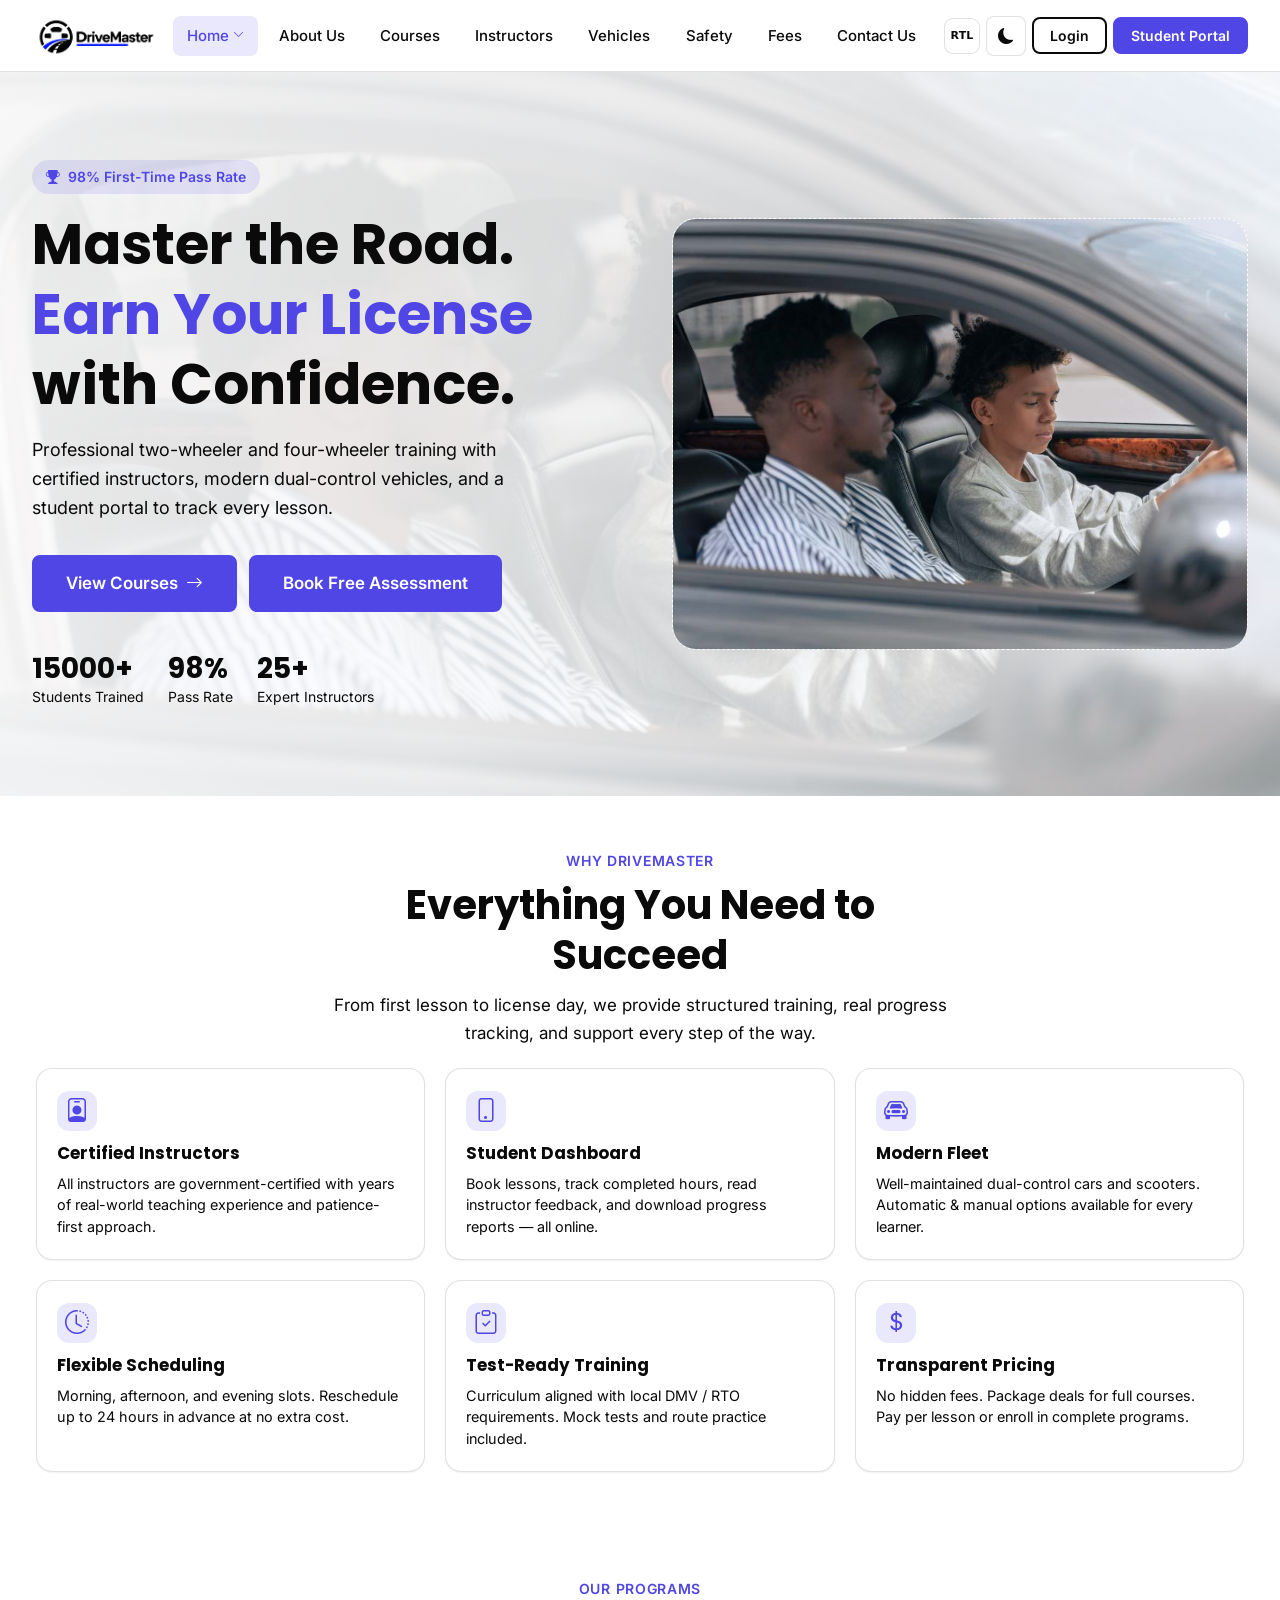
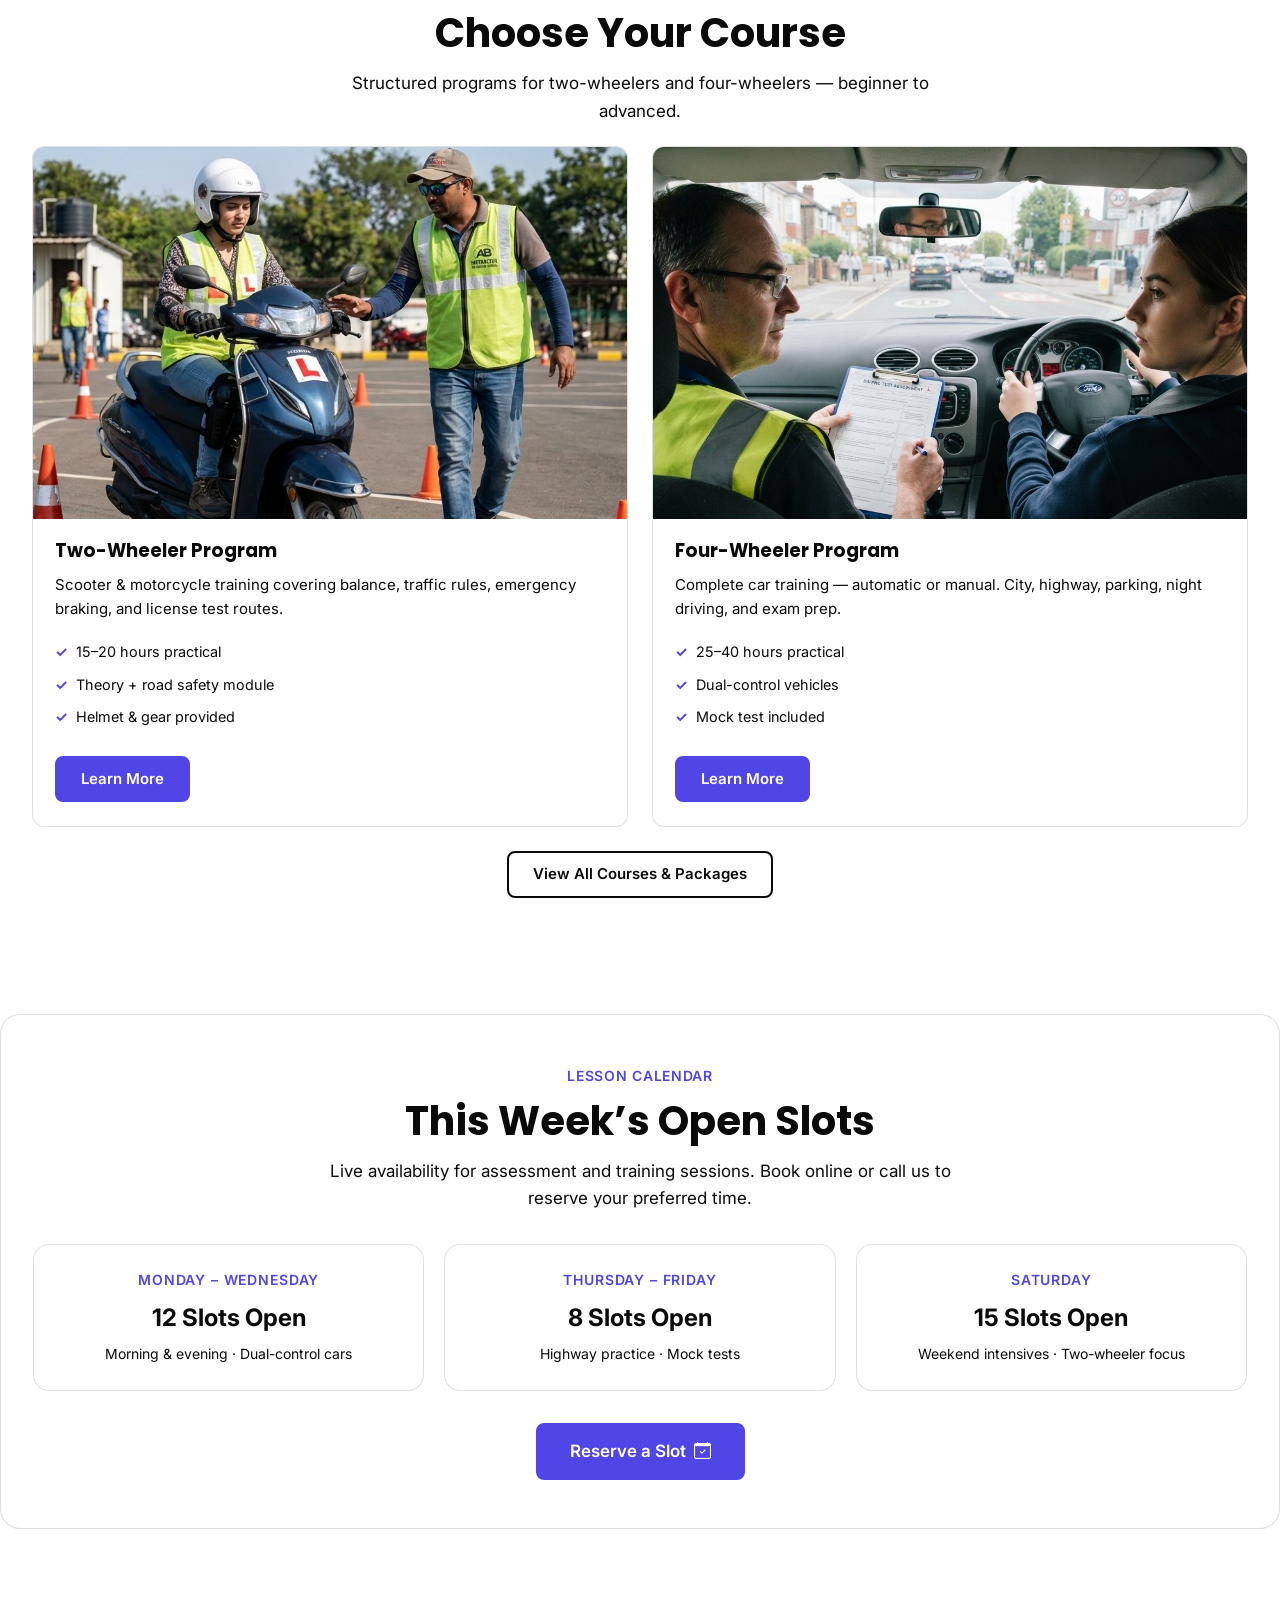
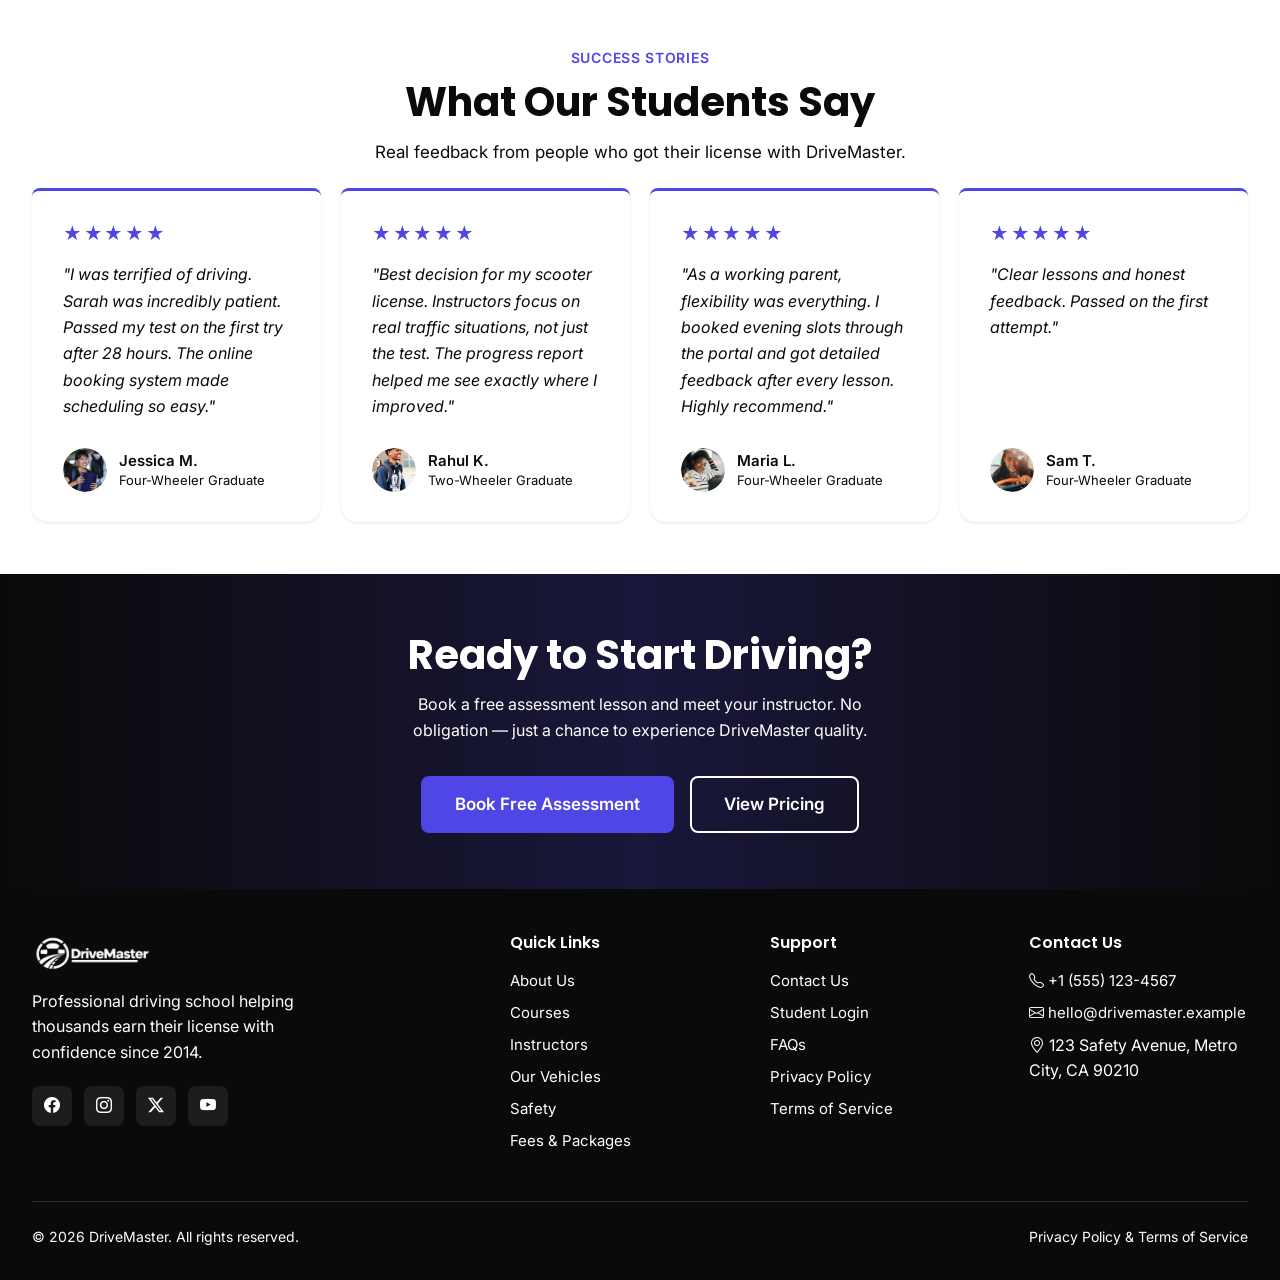
<file: index.html>
<!DOCTYPE html>

<html data-theme="light" lang="en">
<head>
<link rel="icon" type="image/svg+xml" href="assets/images/favicon.svg">
<meta charset="utf-8"/>
<meta content="width=device-width, initial-scale=1.0" name="viewport"/>
<title>DriveMaster – Professional Driving School &amp; License Training</title>
<meta content="Learn to drive with confidence. DriveMaster offers two-wheeler &amp; four-wheeler courses with certified instructors, high pass rates, and flexible lesson booking." name="description"/>
<meta content="driving school, learn to drive, license training, driving lessons, two-wheeler, four-wheeler" name="keywords"/>
<meta content="DriveMaster" name="author"/>
<link href="https://example.com/" rel="canonical"/>
<!-- Open Graph -->
<meta content="DriveMaster – Professional Driving School" property="og:title"/>
<meta content="High pass rates, certified instructors, flexible scheduling. Start your driving journey today." property="og:description"/>
<meta content="website" property="og:type"/>
<meta content="https://example.com/" property="og:url"/>
<!-- Fonts -->
<link href="https://fonts.googleapis.com" rel="preconnect"/>
<link crossorigin="" href="https://fonts.gstatic.com" rel="preconnect"/>
<link href="https://fonts.googleapis.com/css2?family=Inter:wght@400;500;600;700&amp;family=Poppins:wght@600;700;800&amp;display=swap" rel="stylesheet"/>
<!-- Icons -->
<link href="https://cdn.jsdelivr.net/npm/bootstrap-icons@1.11.3/font/bootstrap-icons.min.css" rel="stylesheet"/>
<!-- Styles -->
<link href="assets/css/style.css" rel="stylesheet"/>
<link href="assets/css/dark-mode.css" rel="stylesheet"/>
<link href="assets/css/rtl.css" rel="stylesheet"/>
<!-- Structured Data -->
<script type="application/ld+json">
  {
    "@context": "https://schema.org",
    "@type": "DrivingSchool",
    "name": "DriveMaster",
    "description": "Professional driving school offering two-wheeler and four-wheeler license training.",
    "url": "https://example.com",
    "telephone": "+1-555-123-4567",
    "address": {
      "@type": "PostalAddress",
      "streetAddress": "123 Safety Avenue",
      "addressLocality": "Metro City",
      "addressRegion": "CA",
      "postalCode": "90210",
      "addressCountry": "US"
    },
    "aggregateRating": {
      "@type": "AggregateRating",
      "ratingValue": "4.9",
      "reviewCount": "1280"
    }
  }
  </script>
<link rel="stylesheet" href="assets/css/dm-enhancements.css">
</head>
<body class="home-main reviewed-home">
<!-- Header -->
<header class="header">
<div class="container header-inner">
<a class="logo" href="index.html"><img alt="DriveMaster" class="logo-img" src="assets/images/logo.png"/></a>
<nav aria-label="Main navigation" class="nav">
<div class="nav-item-dropdown">
<a class="nav-link active" href="index.html">Home <i class="bi bi-chevron-down" style="font-size:0.7rem;"></i></a>
<div class="nav-dropdown">
<a class="active" href="index.html">Home 1 (Main)</a>
<a class="" href="index-night.html">Home 2 (Night)</a>
</div>
</div>
<a class="nav-link" href="about.html">About Us</a>
<a class="nav-link" href="courses.html">Courses</a>
<a class="nav-link" href="instructors.html">Instructors</a>
<a class="nav-link" href="vehicles.html">Vehicles</a><a class="nav-link" href="safety.html">Safety</a>
<a class="nav-link" href="fees.html">Fees</a>
<a class="nav-link" href="contact.html">Contact Us</a>
</nav>
<div class="header-actions">
<button type="button" class="dm-rtl-toggle" data-rtl-toggle aria-label="Switch to right-to-left layout" aria-pressed="false" title="Switch to RTL"><i class="bi bi-text-paragraph" aria-hidden="true"></i></button>
<button aria-label="Toggle dark mode" class="theme-toggle" data-theme-toggle="">
<i class="bi bi-sun-fill icon-sun"></i>
<i class="bi bi-moon-fill icon-moon"></i>
</button>
<a class="btn btn-outline btn-sm lg:flex" href="login.html" style="display:none;">Login</a>
<a class="btn btn-primary btn-sm" href="login.html">Student Portal</a>
<button aria-label="Open menu" class="mobile-menu-btn" data-mobile-menu-open="">
<i class="bi bi-list" style="font-size:1.5rem;"></i>
</button>
</div>
</div>
</header>
<!-- Mobile Nav -->
<div class="mobile-nav" data-mobile-nav="">
<div class="mobile-nav-header">
<a class="logo" href="index.html"><img alt="DriveMaster" class="logo-img" src="assets/images/logo.png"/></a>
<button aria-label="Close menu" class="btn btn-ghost btn-icon" data-mobile-menu-close="">
<i class="bi bi-x-lg" style="font-size:1.25rem;"></i>
</button>
</div>
<nav class="mobile-nav-links">
<a class="active" href="index.html">Home</a>
<div class="mobile-nav-dropdown">
<a class="active" href="index.html">Home 1 (Main)</a>
<a class="" href="index-night.html">Home 2 (Night)</a>
</div>
<a href="about.html">About Us</a>
<a href="courses.html">Courses</a>
<a href="instructors.html">Instructors</a>
<a href="vehicles.html">Vehicles</a><a class="" href="safety.html">Safety</a>
<a href="fees.html">Fees</a>
<a href="contact.html">Contact Us</a>
<a class="btn btn-primary" href="login.html" style="margin-top:1rem;">Student Portal</a>
</nav>
</div>
<main>
<!-- Hero -->
<section class="hero">
<div class="container">
<div class="hero-grid">
<div class="anim-fade-up">
<div class="hero-badge">
<i class="bi bi-trophy-fill"></i>
              98% First-Time Pass Rate
            </div>
<h1 class="hero-title">
              Master the Road.<br/>
<span>Earn Your License</span> with Confidence.
            </h1>
<p class="hero-desc">
              Professional two-wheeler and four-wheeler training with certified instructors, modern dual-control vehicles, and a student portal to track every lesson.
            </p>
<div class="hero-actions">
<a class="btn btn-primary btn-lg" href="courses.html">
                View Courses <i class="bi bi-arrow-right"></i>
</a>
<a class="btn btn-lg btn-primary" href="contact.html">Book Free Assessment</a>
</div>
<div class="hero-stats">
<div class="hero-stat">
<div class="hero-stat-value" data-counter="15000" data-suffix="+">0</div>
<div class="hero-stat-label">Students Trained</div>
</div>
<div class="hero-stat">
<div class="hero-stat-value" data-counter="98" data-suffix="%">0</div>
<div class="hero-stat-label">Pass Rate</div>
</div>
<div class="hero-stat">
<div class="hero-stat-value" data-counter="25" data-suffix="+">0</div>
<div class="hero-stat-label">Expert Instructors</div>
</div>
</div>
</div>
<div class="hero-image-wrapper anim-fade-up anim-delay-2">
<div class="img-box img-box-hero">
<img alt="Student learning to drive with instructor" onerror="this.style.display='none'; this.parentElement.classList.add('show-placeholder');" src="assets/images/hero.jpg"/>

</div>
<div class="hero-float-card bottom-left">
<div class="hero-float-icon" style="background:var(--accent-soft);color:var(--accent);">
<i class="bi bi-shield-check"></i>
</div>
<div>
<strong style="display:block;font-size:0.9375rem;">Fully Insured</strong>
<span style="font-size:0.8125rem;color:var(--text-muted);">Dual-control vehicles</span>
</div>
</div>
<div class="hero-float-card top-right">
<div class="hero-float-icon" style="background:var(--accent-soft);color:var(--accent)">
<i class="bi bi-calendar-check"></i>
</div>
<div>
<strong style="display:block;font-size:0.9375rem;">Flexible Booking</strong>
<span style="font-size:0.8125rem;color:var(--text-muted);">Online portal</span>
</div>
</div>
</div>
</div>
</div>
</section>
<!-- Features -->
<section class="section">
<div class="container">
<div class="section-header">
<span class="section-label">Why DriveMaster</span>
<h2 class="section-title">Everything You Need to Succeed</h2>
<p class="section-desc">From first lesson to license day, we provide structured training, real progress tracking, and support every step of the way.</p>
</div>
<div class="features-grid section-cards-soft">
<div class="card">
<div class="card-body">
<div class="card-icon"><i class="bi bi-person-badge"></i></div>
<h3>Certified Instructors</h3>
<p>All instructors are government-certified with years of real-world teaching experience and patience-first approach.</p>
</div>
</div>
<div class="card">
<div class="card-body">
<div class="card-icon"><i class="bi bi-phone"></i></div>
<h3>Student Dashboard</h3>
<p>Book lessons, track completed hours, read instructor feedback, and download progress reports — all online.</p>
</div>
</div>
<div class="card">
<div class="card-body">
<div class="card-icon"><i class="bi bi-car-front"></i></div>
<h3>Modern Fleet</h3>
<p>Well-maintained dual-control cars and scooters. Automatic &amp; manual options available for every learner.</p>
</div>
</div>
<div class="card">
<div class="card-body">
<div class="card-icon"><i class="bi bi-clock-history"></i></div>
<h3>Flexible Scheduling</h3>
<p>Morning, afternoon, and evening slots. Reschedule up to 24 hours in advance at no extra cost.</p>
</div>
</div>
<div class="card">
<div class="card-body">
<div class="card-icon"><i class="bi bi-clipboard-check"></i></div>
<h3>Test-Ready Training</h3>
<p>Curriculum aligned with local DMV / RTO requirements. Mock tests and route practice included.</p>
</div>
</div>
<div class="card">
<div class="card-body">
<div class="card-icon"><i class="bi bi-currency-dollar"></i></div>
<h3>Transparent Pricing</h3>
<p>No hidden fees. Package deals for full courses. Pay per lesson or enroll in complete programs.</p>
</div>
</div>
</div>
</div>
</section>
<!-- Our Programs -->
<section class="section bg-secondary">
<div class="container">
<div class="section-header">
<span class="section-label">Our Programs</span>
<h2 class="section-title">Choose Your Course</h2>
<p class="section-desc">Structured programs for two-wheelers and four-wheelers — beginner to advanced.</p>
</div>
<div class="course-pair">
<article class="course-card course-card--accent">
<div class="img-box img-box-card">
<img alt="Two-wheeler training" onerror="this.style.display='none';this.parentElement.classList.add('show-placeholder');" src="assets/images/two-wheeler-training-session.jpg"/>

</div>
<div class="course-card-body">
<h3>Two-Wheeler Program</h3>
<p>Scooter &amp; motorcycle training covering balance, traffic rules, emergency braking, and license test routes.</p>
<ul class="course-points">
<li>15–20 hours practical</li>
<li>Theory + road safety module</li>
<li>Helmet &amp; gear provided</li>
</ul>
<a class="btn btn-primary" href="courses.html#two-wheeler">Learn More</a>
</div>
</article>
<article class="course-card course-card--outline">
<div class="img-box img-box-card">
<img alt="Four-wheeler training" onerror="this.style.display='none';this.parentElement.classList.add('show-placeholder');" src="assets/images/four-wheeler-instructor-lesson.jpg"/>

</div>
<div class="course-card-body">
<h3>Four-Wheeler Program</h3>
<p>Complete car training — automatic or manual. City, highway, parking, night driving, and exam prep.</p>
<ul class="course-points">
<li>25–40 hours practical</li>
<li>Dual-control vehicles</li>
<li>Mock test included</li>
</ul>
<a class="btn btn-primary" href="courses.html#four-wheeler">Learn More</a>
</div>
</article>
</div>
<div class="text-center course-pair-cta">
<a class="btn btn-outline" href="courses.html">View All Courses &amp; Packages</a>
</div>
</div>
</section>
<!-- Testimonials -->
<section class="calendar-section anim-fade-up">
<div class="container">
<div class="section-header" style="margin-bottom:0;">
<span class="section-label">Lesson Calendar</span>
<h2 class="section-title">This Week’s Open Slots</h2>
<p class="section-desc">Live availability for assessment and training sessions. Book online or call us to reserve your preferred time.</p>
</div>
<div class="calendar-grid">
<div class="calendar-day-card anim-scale anim-delay-1">
<div class="day-name">Monday – Wednesday</div>
<div class="day-slots">12 Slots Open</div>
<div class="day-meta">Morning &amp; evening · Dual-control cars</div>
</div>
<div class="calendar-day-card anim-scale anim-delay-2">
<div class="day-name">Thursday – Friday</div>
<div class="day-slots">8 Slots Open</div>
<div class="day-meta">Highway practice · Mock tests</div>
</div>
<div class="calendar-day-card anim-scale anim-delay-3">
<div class="day-name">Saturday</div>
<div class="day-slots">15 Slots Open</div>
<div class="day-meta">Weekend intensives · Two-wheeler focus</div>
</div>
</div>
<div class="calendar-cta">
<a class="btn btn-primary btn-lg" href="contact.html">Reserve a Slot <i class="bi bi-calendar-check"></i></a>
</div>
</div>
</section><section class="section">
<div class="container">
<div class="section-header anim-fade-up">
<span class="section-label">Success Stories</span>
<h2 class="section-title">What Our Students Say</h2>
<p class="section-desc">Real feedback from people who got their license with DriveMaster.</p>
</div>
<div class="features-grid is-4 section-cards-quote">
<div class="testimonial-card anim-fade-up">
<div class="testimonial-stars">★★★★★</div>
<p class="testimonial-text">"I was terrified of driving. Sarah was incredibly patient. Passed my test on the first try after 28 hours. The online booking system made scheduling so easy."</p>
<div class="testimonial-author">
<div class="img-box img-box-avatar">
<img alt="Jessica M." onerror="this.style.display='none'; this.parentElement.classList.add('show-placeholder');" src="assets/images/testimonial-1.jpg"/>

</div>
<div>
<div class="testimonial-name">Jessica M.</div>
<div class="testimonial-role">Four-Wheeler Graduate</div>
</div>
</div>
</div>
<div class="testimonial-card anim-fade-up">
<div class="testimonial-stars">★★★★★</div>
<p class="testimonial-text">"Best decision for my scooter license. Instructors focus on real traffic situations, not just the test. The progress report helped me see exactly where I improved."</p>
<div class="testimonial-author">
<div class="img-box img-box-avatar">
<img alt="Rahul K." onerror="this.style.display='none'; this.parentElement.classList.add('show-placeholder');" src="assets/images/testimonial-2.jpg"/>

</div>
<div>
<div class="testimonial-name">Rahul K.</div>
<div class="testimonial-role">Two-Wheeler Graduate</div>
</div>
</div>
</div>
<div class="testimonial-card anim-fade-up">
<div class="testimonial-stars">★★★★★</div>
<p class="testimonial-text">"As a working parent, flexibility was everything. I booked evening slots through the portal and got detailed feedback after every lesson. Highly recommend."</p>
<div class="testimonial-author">
<div class="img-box img-box-avatar">
<img alt="Maria L." onerror="this.style.display='none'; this.parentElement.classList.add('show-placeholder');" src="assets/images/testimonial-3.jpg"/>

</div>
<div>
<div class="testimonial-name">Maria L.</div>
<div class="testimonial-role">Four-Wheeler Graduate</div>
</div>
</div>
</div>
<div class="testimonial-card">
<div class="testimonial-stars">★★★★★</div>
<p class="testimonial-text">"Clear lessons and honest feedback. Passed on the first attempt."</p>
<div class="testimonial-author">
<div class="img-box img-box-avatar">
<img alt="Maria L." onerror="this.style.display='none'; this.parentElement.classList.add('show-placeholder');" src="assets/images/testimonial-4.jpg"/>

</div>
<div>
<div class="testimonial-name">Sam T.</div>
<div class="testimonial-role">Four-Wheeler Graduate</div>
</div>
</div>
</div>
</div>
</div>
</section><section class="cta-section anim-fade-up">
<div class="container">
<h2>Ready to Start Driving?</h2>
<p>Book a free assessment lesson and meet your instructor. No obligation — just a chance to experience DriveMaster quality.</p>
<div style="display:flex;flex-wrap:wrap;gap:1rem;justify-content:center;">
<a class="btn btn-secondary btn-lg btn-primary" href="contact.html">Book Free Assessment</a>
<a class="btn btn-outline btn-lg" href="fees.html">View Pricing</a>
</div>
</div>
</section>
<!-- CTA – full width with animation -->
<!-- Calendar / Booking Availability (full width) -->
</main>
<!-- Footer -->
<footer class="footer">
<div class="container">
<div class="footer-grid">
<div class="footer-brand">
<a class="logo" href="index.html"><img alt="DriveMaster" class="logo-img" src="assets/images/logo-1.png"/></a>
<p class="footer-desc">Professional driving school helping thousands earn their license with confidence since 2014.</p>
<div class="footer-social">
<a aria-label="Facebook" href="#"><i class="bi bi-facebook"></i></a>
<a aria-label="Instagram" href="#"><i class="bi bi-instagram"></i></a>
<a aria-label="Twitter" href="#"><i class="bi bi-twitter-x"></i></a>
<a aria-label="YouTube" href="#"><i class="bi bi-youtube"></i></a>
</div>
</div>
<div>
<h4 class="footer-title">Quick Links</h4>
<nav class="footer-links">
<a href="about.html">About Us</a>
<a href="courses.html">Courses</a>
<a href="instructors.html">Instructors</a>
<a href="vehicles.html">Our Vehicles</a><a class="" href="safety.html">Safety</a>
<a href="fees.html">Fees &amp; Packages</a>
</nav>
</div>
<div>
<h4 class="footer-title">Support</h4>
<nav class="footer-links">
<a href="contact.html">Contact Us</a>
<a href="login.html">Student Login</a>
<a href="faq.html">FAQs</a>
<a href="privacy.html">Privacy Policy</a>
<a href="terms.html">Terms of Service</a>
</nav>
</div>
<div>
<h4 class="footer-title">Contact Us</h4>
<nav class="footer-links">
<a href="tel:+15551234567"><i class="bi bi-telephone"></i> +1 (555) 123-4567</a>
<a href="mailto:hello@drivemaster.example"><i class="bi bi-envelope"></i> hello@drivemaster.example</a>
<span><i class="bi bi-geo-alt"></i> 123 Safety Avenue, Metro City, CA 90210</span>
</nav>
</div>
</div>
<div class="footer-bottom">
<span>© 2026 DriveMaster. All rights reserved.</span>
<span>Privacy Policy &amp; Terms of Service</span>
</div>
</div>
</footer>
<script src="assets/js/main.js"></script>
<script src="assets/js/dm-enhancements.js"></script>
</body>
</html>
</file>
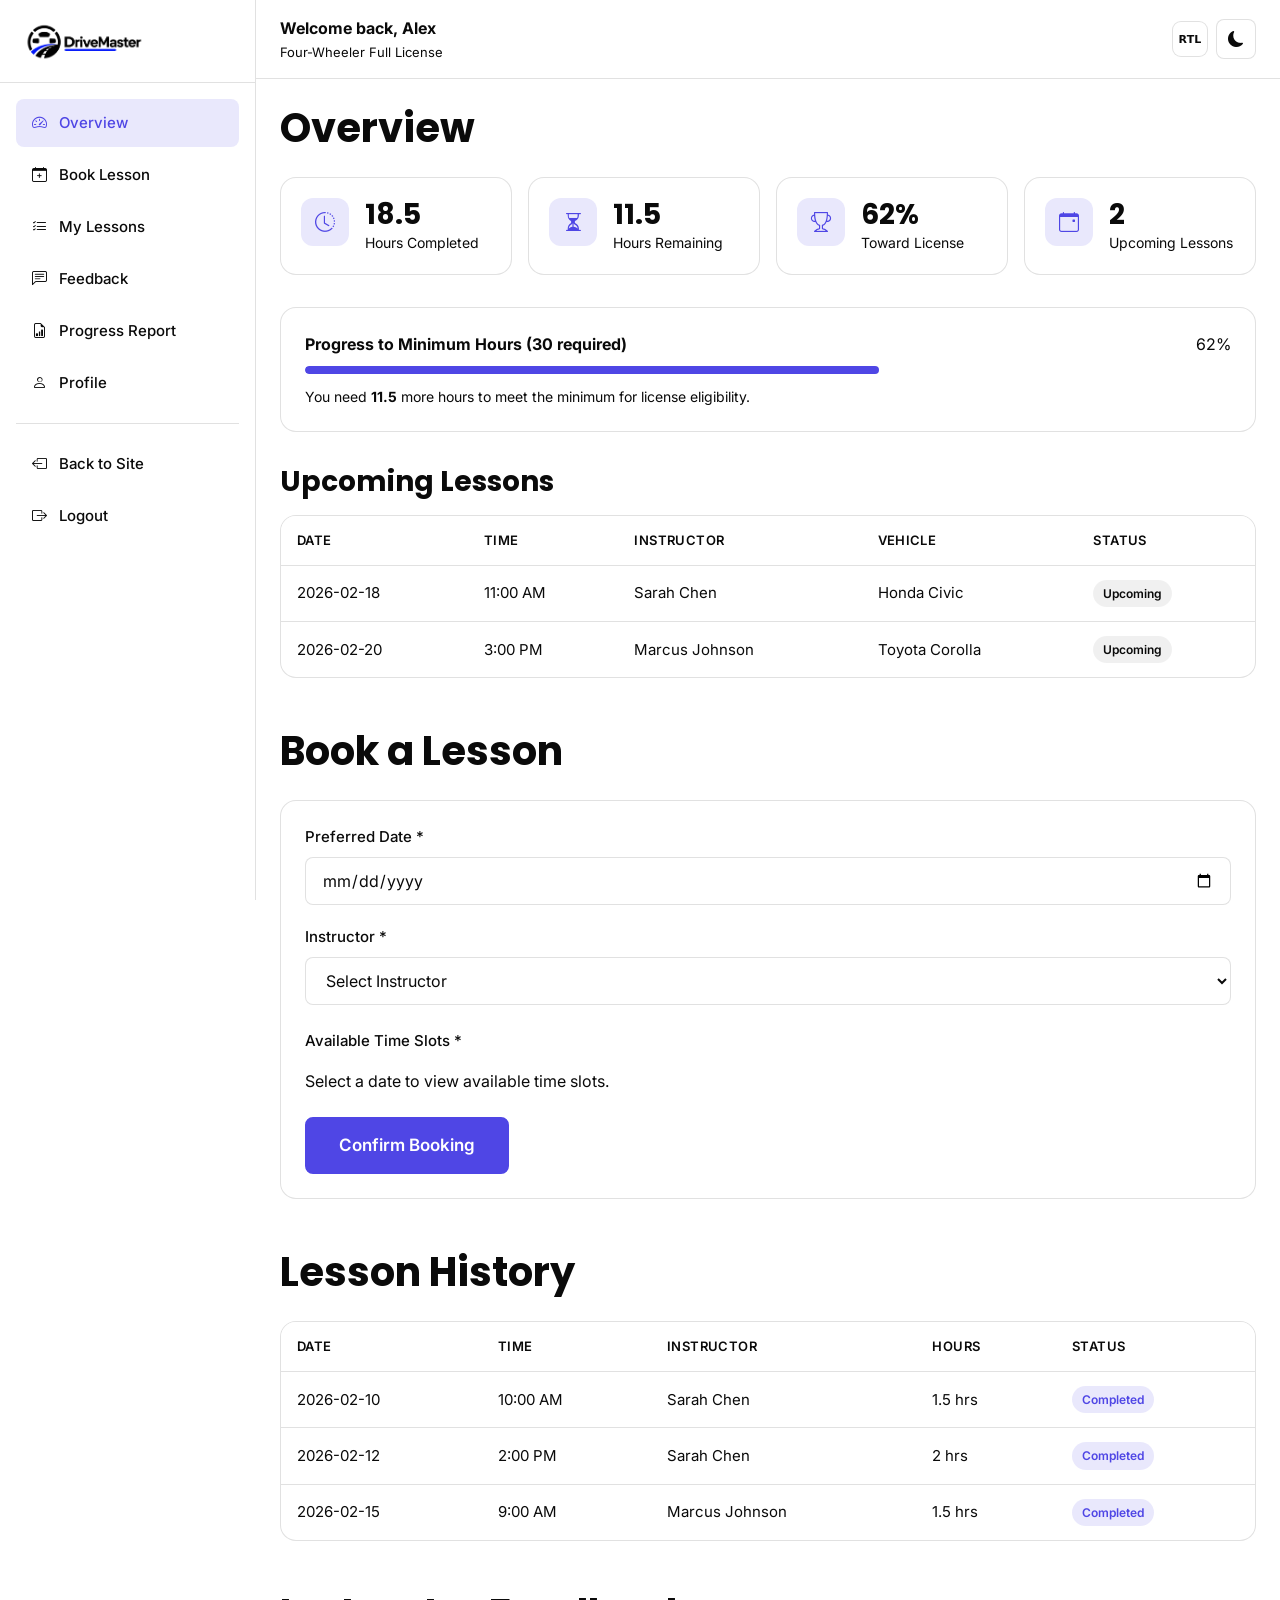
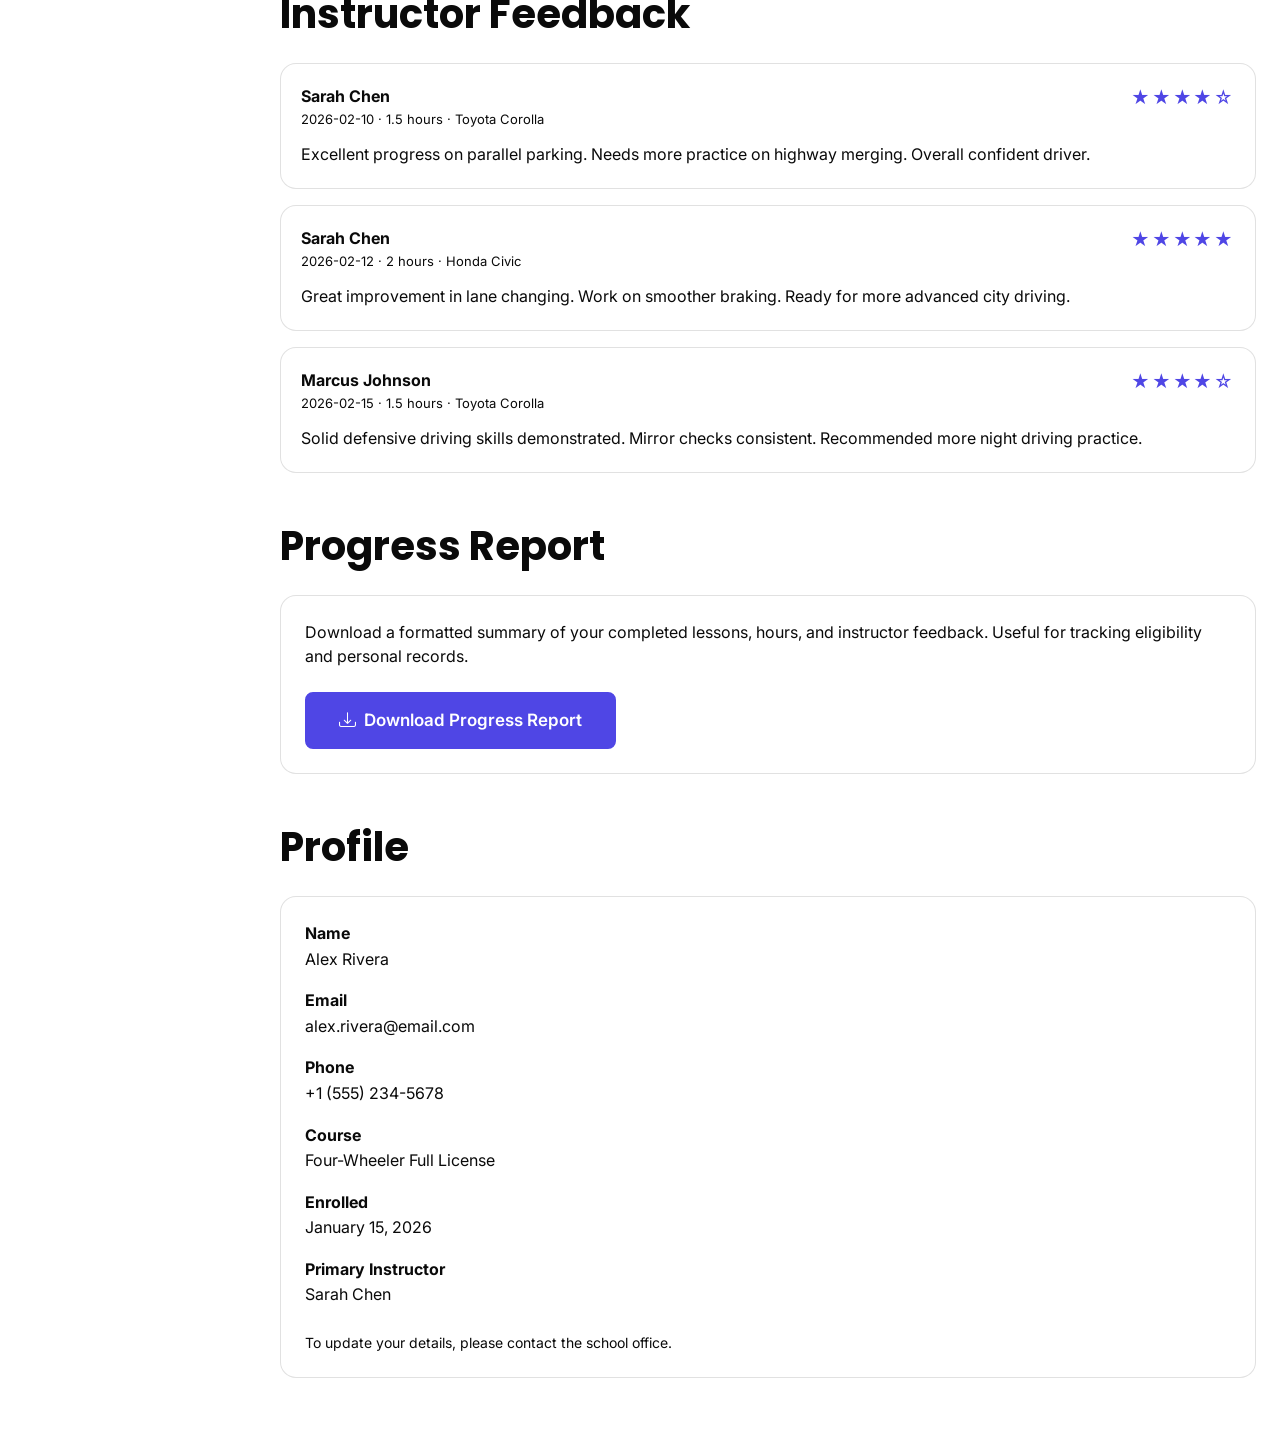
<file: dashboard/index.html>
<!DOCTYPE html>
<html lang="en" data-theme="light">
<head>
<link rel="icon" type="image/svg+xml" href="../assets/images/favicon.svg">
  <meta charset="UTF-8">
  <meta name="viewport" content="width=device-width, initial-scale=1.0">
  <title>Student Dashboard – DriveMaster</title>
  <meta name="robots" content="noindex">
  <link rel="preconnect" href="https://fonts.googleapis.com">
  <link rel="preconnect" href="https://fonts.gstatic.com" crossorigin>
  <link href="https://fonts.googleapis.com/css2?family=Inter:wght@400;500;600;700&family=Poppins:wght@600;700;800&display=swap" rel="stylesheet">
  <link rel="stylesheet" href="https://cdn.jsdelivr.net/npm/bootstrap-icons@1.11.3/font/bootstrap-icons.min.css">
  <link rel="stylesheet" href="../assets/css/style.css">
  <link rel="stylesheet" href="../assets/css/dark-mode.css">
  <link rel="stylesheet" href="../assets/css/rtl.css">
<link rel="stylesheet" href="../assets/css/dm-enhancements.css">
</head>
<body>
  <div class="dashboard-layout">
    <!-- Sidebar -->
    <aside class="dashboard-sidebar" data-dashboard-sidebar>
      <div class="dashboard-sidebar-header">
        <a href="../index.html" class="logo"><img src="../assets/images/logo.png" alt="DriveMaster" class="logo-img"></a>
        <button class="btn btn-ghost btn-icon lg:hidden" data-sidebar-toggle aria-label="Close sidebar">
          <i class="bi bi-x-lg"></i>
        </button>
      </div>
      <nav class="dashboard-nav">
        <a href="#overview" class="dashboard-nav-item active" data-dash-section="overview">
          <i class="bi bi-speedometer2"></i> Overview
        </a>
        <a href="#book" class="dashboard-nav-item" data-dash-section="book">
          <i class="bi bi-calendar-plus"></i> Book Lesson
        </a>
        <a href="#lessons" class="dashboard-nav-item" data-dash-section="lessons">
          <i class="bi bi-list-check"></i> My Lessons
        </a>
        <a href="#feedback" class="dashboard-nav-item" data-dash-section="feedback">
          <i class="bi bi-chat-left-text"></i> Feedback
        </a>
        <a href="#report" class="dashboard-nav-item" data-dash-section="report">
          <i class="bi bi-file-earmark-bar-graph"></i> Progress Report
        </a>
        <a href="#profile" class="dashboard-nav-item" data-dash-section="profile">
          <i class="bi bi-person"></i> Profile
        </a>
        <hr style="border:none;border-top:1px solid var(--border-color);margin:1rem 0;">
        <a href="../index.html" class="dashboard-nav-item">
          <i class="bi bi-box-arrow-left"></i> Back to Site
        </a>
        <a href="../login.html" class="dashboard-nav-item">
          <i class="bi bi-box-arrow-right"></i> Logout
        </a>
      </nav>
    </aside>
    
    <!-- Overlay for mobile -->
    <div data-sidebar-overlay style="display:none;position:fixed;inset:0;background:rgba(0,0,0,0.4);z-index:35;"></div>
    
    <!-- Main -->
    <div class="dashboard-main">
      <div class="dashboard-topbar">
        <div style="display:flex;align-items:center;gap:0.75rem;">
          <button class="btn btn-ghost btn-icon lg:hidden" data-sidebar-toggle aria-label="Open menu">
            <i class="bi bi-list" style="font-size:1.25rem;"></i>
          </button>
          <div>
            <strong>Welcome back, Alex</strong>
            <div style="font-size:0.8125rem;color:var(--text-muted);">Four-Wheeler Full License</div>
          </div>
        </div>
        <div style="display:flex;align-items:center;gap:0.5rem;">
          <button type="button" class="dm-rtl-toggle" data-rtl-toggle aria-label="Switch to right-to-left layout" aria-pressed="false" title="Switch to RTL"><i class="bi bi-text-paragraph" aria-hidden="true"></i></button>
<button class="theme-toggle" data-theme-toggle aria-label="Toggle dark mode">
            <i class="bi bi-sun-fill icon-sun"></i>
            <i class="bi bi-moon-fill icon-moon"></i>
          </button>
        </div>
      </div>
      
      <div class="dashboard-content">
        <!-- Overview -->
        <section id="overview">
          <h2 style="margin-bottom:1.5rem;">Overview</h2>
          
          <div class="dashboard-stats">
            <div class="stat-card">
              <div class="stat-card-icon" style="background:var(--accent-soft);color:var(--accent)">
                <i class="bi bi-clock-history"></i>
              </div>
              <div>
                <div class="stat-card-value" data-completed-hours>18.5</div>
                <div class="stat-card-label">Hours Completed</div>
              </div>
            </div>
            <div class="stat-card">
              <div class="stat-card-icon" style="background:var(--accent-soft);color:var(--accent)">
                <i class="bi bi-hourglass-split"></i>
              </div>
              <div>
                <div class="stat-card-value" data-remaining-hours>11.5</div>
                <div class="stat-card-label">Hours Remaining</div>
              </div>
            </div>
            <div class="stat-card">
              <div class="stat-card-icon" style="background:var(--accent-soft);color:var(--accent)">
                <i class="bi bi-trophy"></i>
              </div>
              <div>
                <div class="stat-card-value" data-progress-percent>62%</div>
                <div class="stat-card-label">Toward License</div>
              </div>
            </div>
            <div class="stat-card">
              <div class="stat-card-icon" style="background:var(--accent-soft);color:var(--accent)">
                <i class="bi bi-calendar-event"></i>
              </div>
              <div>
                <div class="stat-card-value">2</div>
                <div class="stat-card-label">Upcoming Lessons</div>
              </div>
            </div>
          </div>
          
          <div class="card" style="margin-bottom:2rem;">
            <div class="card-body">
              <div style="display:flex;justify-content:space-between;align-items:center;margin-bottom:0.5rem;">
                <strong>Progress to Minimum Hours (30 required)</strong>
                <span data-progress-percent>62%</span>
              </div>
              <div class="progress-bar">
                <div class="progress-bar-fill" data-progress-fill style="width:62%;"></div>
              </div>
              <p style="font-size:0.875rem;color:var(--text-muted);margin:0.75rem 0 0;">
                You need <strong data-remaining-hours>11.5</strong> more hours to meet the minimum for license eligibility.
              </p>
            </div>
          </div>
          
          <h3 style="margin-bottom:1rem;">Upcoming Lessons</h3>
          <div class="table-wrapper" style="margin-bottom:2rem;">
            <table class="table">
              <thead>
                <tr>
                  <th>Date</th>
                  <th>Time</th>
                  <th>Instructor</th>
                  <th>Vehicle</th>
                  <th>Status</th>
                </tr>
              </thead>
              <tbody data-upcoming-lessons>
                <tr>
                  <td>2026-02-18</td>
                  <td>11:00 AM</td>
                  <td>Sarah Chen</td>
                  <td>Honda Civic</td>
                  <td><span class="badge badge-info">Upcoming</span></td>
                </tr>
                <tr>
                  <td>2026-02-20</td>
                  <td>3:00 PM</td>
                  <td>Marcus Johnson</td>
                  <td>Toyota Corolla</td>
                  <td><span class="badge badge-info">Upcoming</span></td>
                </tr>
              </tbody>
            </table>
          </div>
        </section>
        
        <!-- Book Lesson -->
        <section id="book" style="margin-top:3rem;">
          <h2 style="margin-bottom:1.5rem;">Book a Lesson</h2>
          <div class="card">
            <div class="card-body">
              <form data-booking-form>
                <div style="display:grid;gap:1.25rem;grid-template-columns:1fr;margin-bottom:1.5rem;">
                  <div class="form-group" style="margin:0;">
                    <label class="form-label" for="booking-date">Preferred Date *</label>
                    <input type="date" id="booking-date" class="form-input" data-booking-date required>
                  </div>
                  <div class="form-group" style="margin:0;">
                    <label class="form-label" for="instructor-select">Instructor *</label>
                    <select id="instructor-select" class="form-select" data-instructor-select required>
                      <option value="">Select Instructor</option>
                    </select>
                  </div>
                </div>
                
                <label class="form-label">Available Time Slots *</label>
                <div class="time-slots" data-time-slots>
                  <p class="text-muted" style="grid-column:1/-1;">Select a date to view available time slots.</p>
                </div>
                
                <div style="margin-top:1.5rem;">
                  <button type="submit" class="btn btn-primary btn-lg">Confirm Booking</button>
                </div>
                <div data-booking-success style="display:none;margin-top:1rem;padding:1rem;background:var(--accent-soft);color:var(--accent);border-radius:var(--radius);"></div>
              </form>
            </div>
          </div>
        </section>
        
        <!-- Lesson History -->
        <section id="lessons" style="margin-top:3rem;">
          <h2 style="margin-bottom:1.5rem;">Lesson History</h2>
          <div class="table-wrapper">
            <table class="table">
              <thead>
                <tr>
                  <th>Date</th>
                  <th>Time</th>
                  <th>Instructor</th>
                  <th>Hours</th>
                  <th>Status</th>
                </tr>
              </thead>
              <tbody data-lesson-history>
                <!-- Filled by JS -->
              </tbody>
            </table>
          </div>
        </section>
        
        <!-- Feedback -->
        <section id="feedback" style="margin-top:3rem;">
          <h2 style="margin-bottom:1.5rem;">Instructor Feedback</h2>
          <div data-feedback-list>
            <!-- Filled by JS -->
          </div>
        </section>
        
        <!-- Progress Report -->
        <section id="report" style="margin-top:3rem;">
          <h2 style="margin-bottom:1.5rem;">Progress Report</h2>
          <div class="card">
            <div class="card-body">
              <p style="margin-bottom:1.5rem;">Download a formatted summary of your completed lessons, hours, and instructor feedback. Useful for tracking eligibility and personal records.</p>
              <button type="button" class="btn btn-primary btn-lg" data-download-report>
                <i class="bi bi-download"></i> Download Progress Report
              </button>
            </div>
          </div>
        </section>
        
        <!-- Profile -->
        <section id="profile" style="margin-top:3rem;margin-bottom:3rem;">
          <h2 style="margin-bottom:1.5rem;">Profile</h2>
          <div class="card">
            <div class="card-body">
              <div style="display:grid;gap:1rem;grid-template-columns:1fr;">
                <div><strong>Name</strong><br>Alex Rivera</div>
                <div><strong>Email</strong><br>alex.rivera@email.com</div>
                <div><strong>Phone</strong><br>+1 (555) 234-5678</div>
                <div><strong>Course</strong><br>Four-Wheeler Full License</div>
                <div><strong>Enrolled</strong><br>January 15, 2026</div>
                <div><strong>Primary Instructor</strong><br>Sarah Chen</div>
              </div>
              <p style="margin-top:1.5rem;font-size:0.875rem;color:var(--text-muted);">To update your details, please contact the school office.</p>
            </div>
          </div>
        </section>
      </div>
    </div>
  </div>
  
  <script src="../assets/js/main.js"></script>
  <script src="../assets/js/dashboard.js"></script>
  <script>
    // Simple section nav highlighting
    document.querySelectorAll('[data-dash-section]').forEach(link => {
      link.addEventListener('click', (e) => {
        document.querySelectorAll('[data-dash-section]').forEach(l => l.classList.remove('active'));
        link.classList.add('active');
      });
    });
  </script>
<script src="../assets/js/dm-enhancements.js"></script>
</body>
</html>
</file>
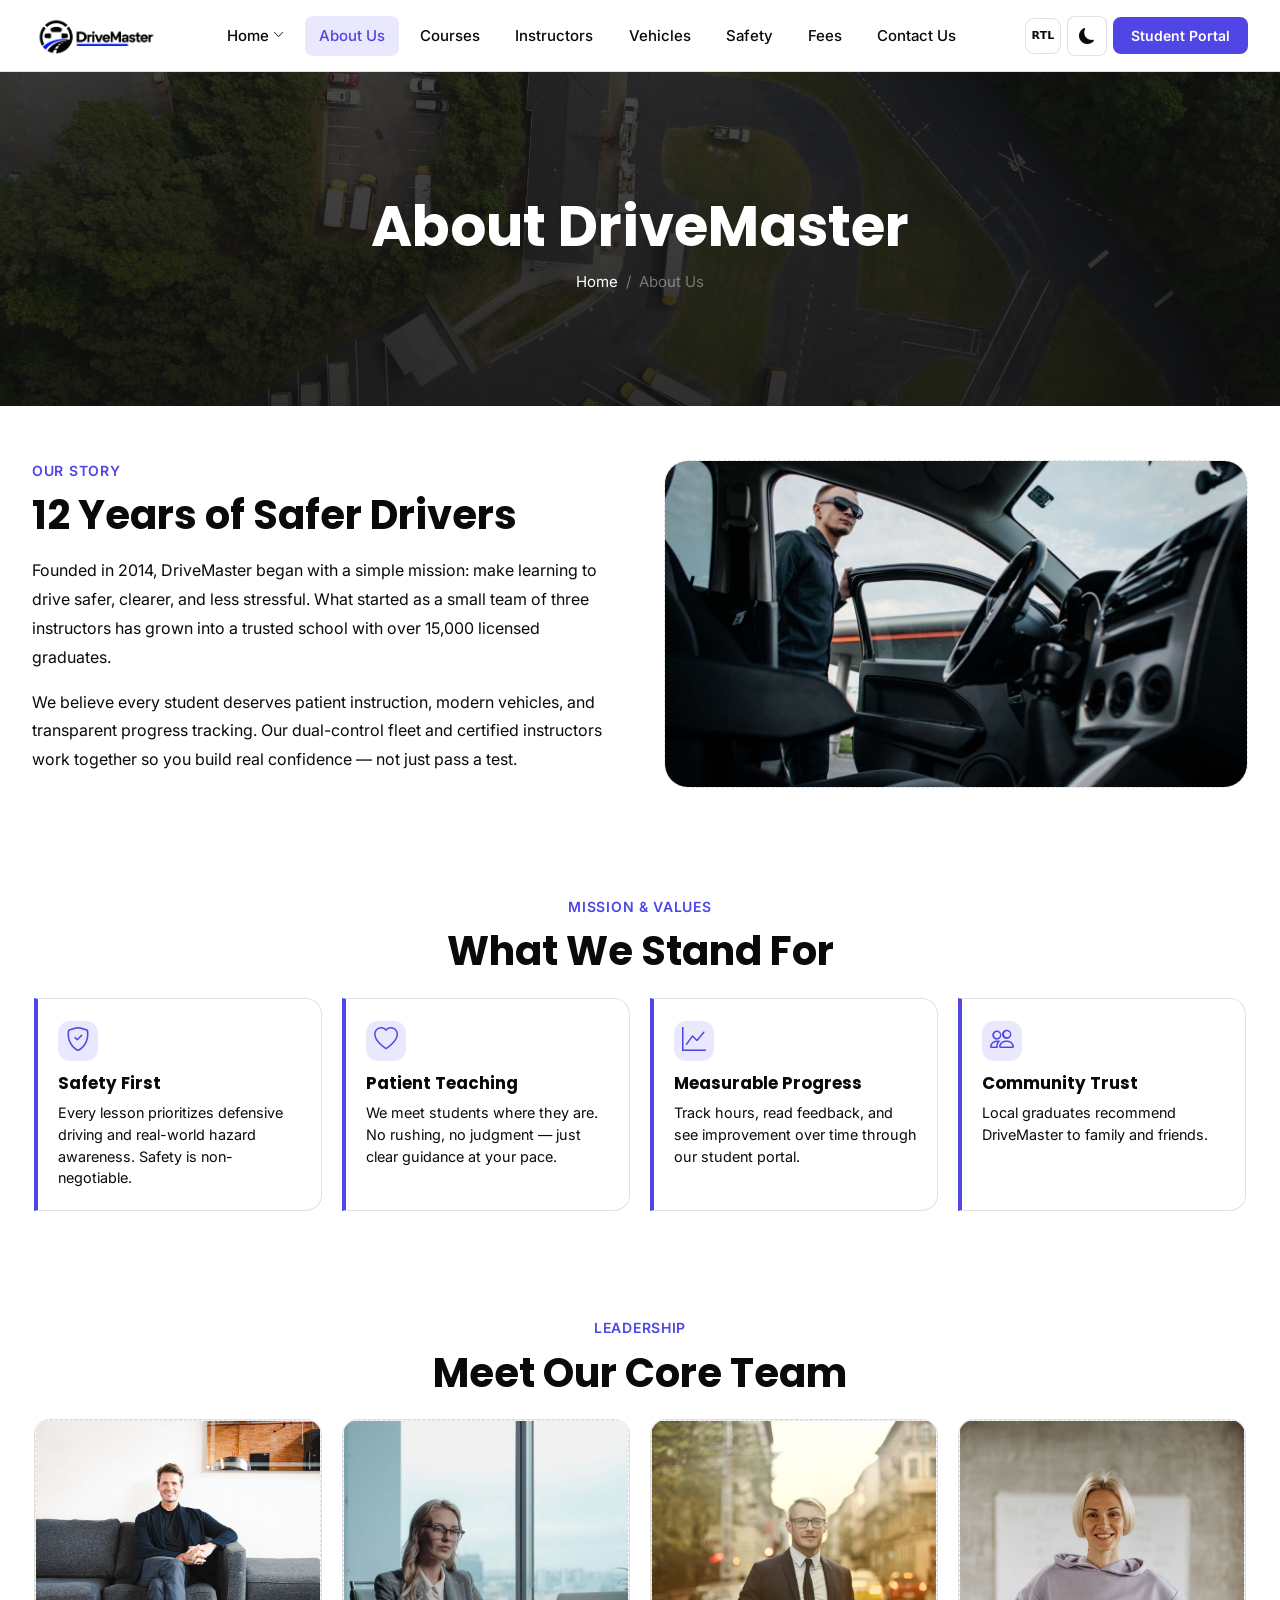
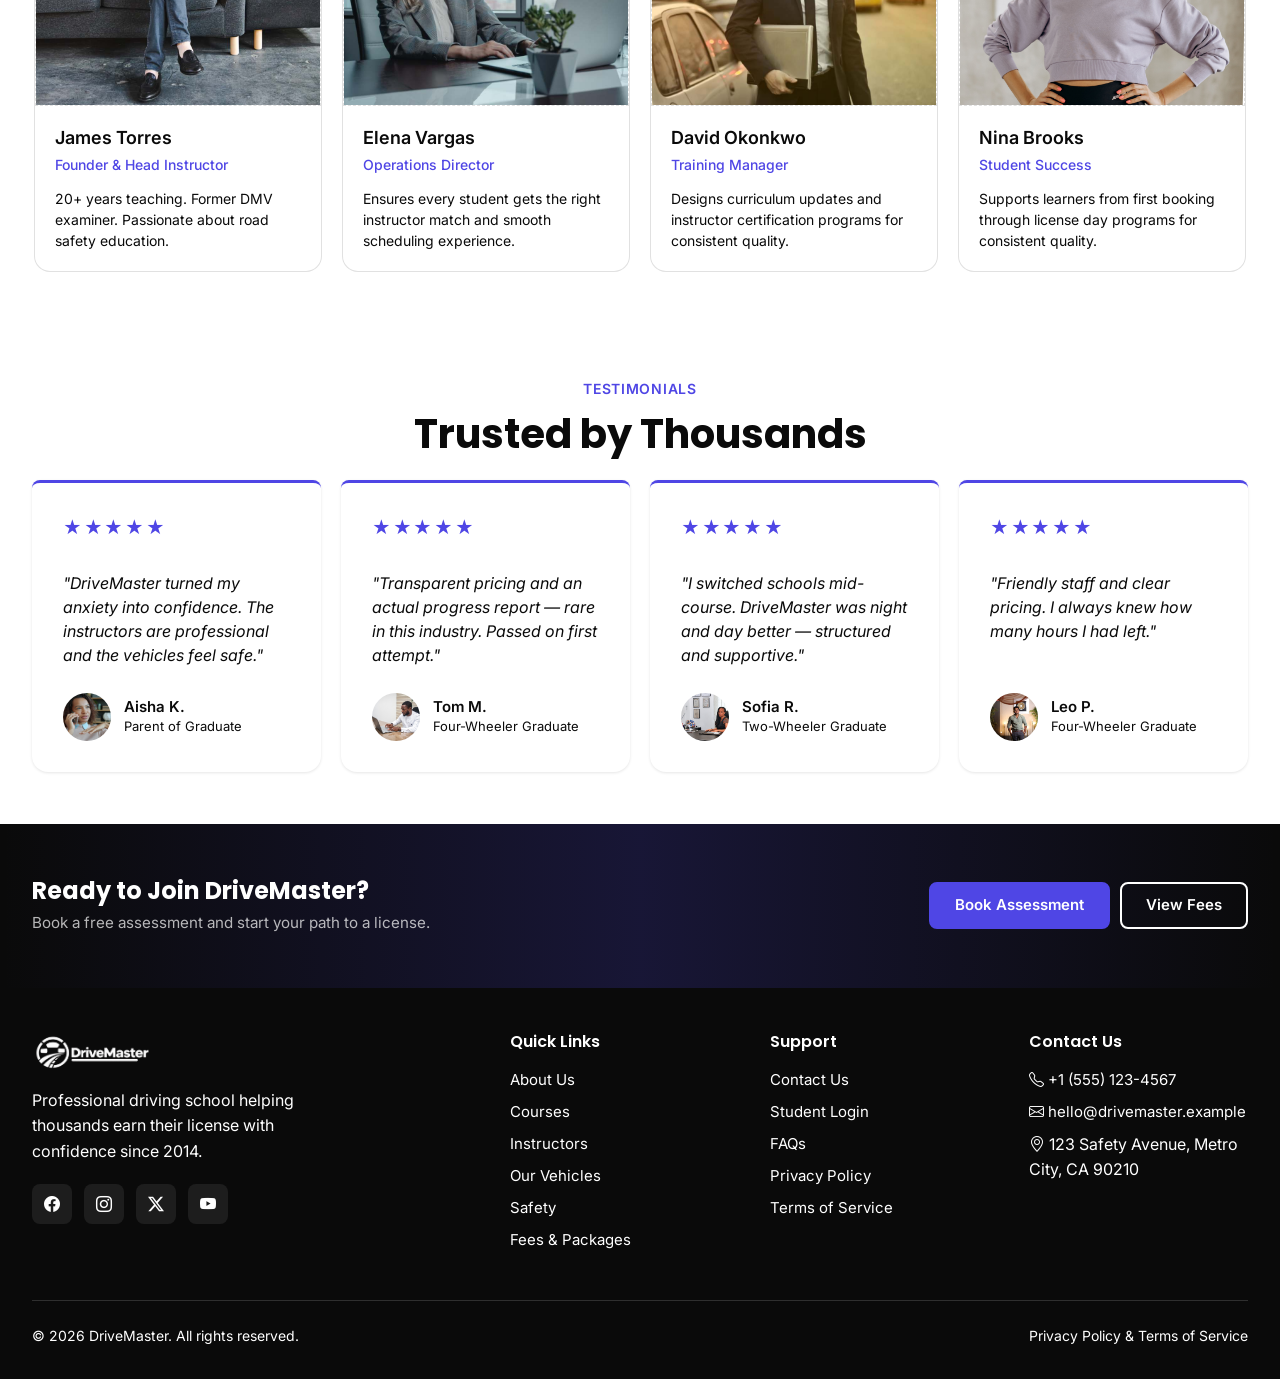
<file: about.html>
<!DOCTYPE html>

<html data-theme="light" lang="en">
<head>
<link rel="icon" type="image/svg+xml" href="assets/images/favicon.svg">
<meta charset="utf-8"/>
<meta content="width=device-width, initial-scale=1.0" name="viewport"/>
<title>About Us – DriveMaster Driving School</title>
<meta content="Learn about DriveMaster's mission, history, and the team dedicated to helping you earn your driving license safely and confidently." name="description"/>
<link href="https://fonts.googleapis.com" rel="preconnect"/>
<link crossorigin="" href="https://fonts.gstatic.com" rel="preconnect"/>
<link href="https://fonts.googleapis.com/css2?family=Inter:wght@400;500;600;700&amp;family=Poppins:wght@600;700;800&amp;display=swap" rel="stylesheet"/>
<link href="https://cdn.jsdelivr.net/npm/bootstrap-icons@1.11.3/font/bootstrap-icons.min.css" rel="stylesheet"/>
<link href="assets/css/style.css" rel="stylesheet"/>
<link href="assets/css/dark-mode.css" rel="stylesheet"/>
<link href="assets/css/rtl.css" rel="stylesheet"/>
<link rel="stylesheet" href="assets/css/dm-enhancements.css">
</head>
<body class="about-page">
<header class="header">
<div class="container header-inner">
<a class="logo" href="index.html"><img alt="DriveMaster" class="logo-img" src="assets/images/logo.png"/></a>
<nav aria-label="Main navigation" class="nav">
<div class="nav-item-dropdown">
<a class="nav-link" href="index.html">Home <i class="bi bi-chevron-down" style="font-size:0.7rem;"></i></a>
<div class="nav-dropdown">
<a class="" href="index.html">Home 1 (Main)</a>
<a class="" href="index-night.html">Home 2 (Night)</a>
</div>
</div>
<a class="nav-link active" href="about.html">About Us</a>
<a class="nav-link" href="courses.html">Courses</a>
<a class="nav-link" href="instructors.html">Instructors</a>
<a class="nav-link" href="vehicles.html">Vehicles</a><a class="nav-link" href="safety.html">Safety</a>
<a class="nav-link" href="fees.html">Fees</a>
<a class="nav-link" href="contact.html">Contact Us</a>
</nav>
<div class="header-actions">
<button type="button" class="dm-rtl-toggle" data-rtl-toggle aria-label="Switch to right-to-left layout" aria-pressed="false" title="Switch to RTL"><i class="bi bi-text-paragraph" aria-hidden="true"></i></button>
<button aria-label="Toggle dark mode" class="theme-toggle" data-theme-toggle="">
<i class="bi bi-sun-fill icon-sun"></i>
<i class="bi bi-moon-fill icon-moon"></i>
</button>
<a class="btn btn-primary btn-sm" href="login.html">Student Portal</a>
<button aria-label="Open menu" class="mobile-menu-btn" data-mobile-menu-open="">
<i class="bi bi-list" style="font-size:1.5rem;"></i>
</button>
</div>
</div>
</header>
<div class="mobile-nav" data-mobile-nav="">
<div class="mobile-nav-header">
<a class="logo" href="index.html"><img alt="DriveMaster" class="logo-img" src="assets/images/logo.png"/></a>
<button aria-label="Close menu" class="btn btn-ghost btn-icon" data-mobile-menu-close=""><i class="bi bi-x-lg"></i></button>
</div>
<nav class="mobile-nav-links">
<a class="" href="index.html">Home</a>
<div class="mobile-nav-dropdown">
<a class="" href="index.html">Home 1 (Main)</a>
<a class="" href="index-night.html">Home 2 (Night)</a>
</div>
<a class="active" href="about.html">About Us</a>
<a href="courses.html">Courses</a>
<a href="instructors.html">Instructors</a>
<a href="vehicles.html">Vehicles</a><a class="" href="safety.html">Safety</a>
<a href="fees.html">Fees</a>
<a href="contact.html">Contact Us</a>
<a class="btn btn-primary" href="login.html" style="margin-top:1rem;">Student Portal</a>
</nav>
</div>
<main>
<section class="page-header">
<div class="container">
<h1>About DriveMaster</h1>
<nav aria-label="Breadcrumb" class="breadcrumb">
<a href="index.html">Home</a>
<span>/</span>
<span>About Us</span>
</nav>
</div>
</section>
<section class="section">
<div class="container">
<div class="hero-grid" style="display:grid;gap:3rem;align-items:center;">
<div>
<span class="section-label">Our Story</span>
<h2 style="margin-bottom:1rem;">12 Years of Safer Drivers</h2>
<p class="story-copy">Founded in 2014, DriveMaster began with a simple mission: make learning to drive safer, clearer, and less stressful. What started as a small team of three instructors has grown into a trusted school with over 15,000 licensed graduates.</p>
<p class="story-copy">We believe every student deserves patient instruction, modern vehicles, and transparent progress tracking. Our dual-control fleet and certified instructors work together so you build real confidence — not just pass a test.</p>
</div>
<div>
<div class="img-box img-box-wide rounded-xl">
<img alt="DriveMaster training center" onerror="this.style.display='none'; this.parentElement.classList.add('show-placeholder');" src="assets/images/about-building.jpg"/>

</div>
</div>
</div>
</div>
</section>
<section class="section bg-secondary">
<div class="container">
<div class="section-header anim-fade-up">
<span class="section-label">Mission &amp; Values</span>
<h2 class="section-title">What We Stand For</h2>
</div>
<div class="features-grid is-4 section-cards-accent">
<div class="card anim-fade-up">
<div class="card-body">
<div class="card-icon"><i class="bi bi-shield-check"></i></div>
<h3 style="margin-bottom:0.5rem;">Safety First</h3>
<p style="margin:0;">Every lesson prioritizes defensive driving and real-world hazard awareness. Safety is non-negotiable.</p>
</div>
</div>
<div class="card anim-fade-up">
<div class="card-body">
<div class="card-icon" style="background:var(--accent-soft);color:var(--accent)"><i class="bi bi-heart"></i></div>
<h3 style="margin-bottom:0.5rem;">Patient Teaching</h3>
<p style="margin:0;">We meet students where they are. No rushing, no judgment — just clear guidance at your pace.</p>
</div>
</div>
<div class="card anim-fade-up">
<div class="card-body">
<div class="card-icon" style="background:var(--accent-soft);color:var(--accent)"><i class="bi bi-graph-up"></i></div>
<h3 style="margin-bottom:0.5rem;">Measurable Progress</h3>
<p style="margin:0;">Track hours, read feedback, and see improvement over time through our student portal.</p>
</div>
</div>
<div class="card">
<div class="card-body">
<div class="card-icon"><i class="bi bi-people"></i></div>
<h3 style="margin-bottom:0.5rem;">Community Trust</h3>
<p style="margin:0;">Local graduates recommend DriveMaster to family and friends.</p>
</div>
</div>
</div>
</div>
</section>
<section class="section">
<div class="container">
<div class="section-header anim-fade-up">
<span class="section-label">Leadership</span>
<h2 class="section-title">Meet Our Core Team</h2>
</div>
<div class="features-grid is-4 section-cards-border">
<div class="instructor-card anim-scale">
<div class="img-box img-box-square">
<img alt="James Torres" onerror="this.style.display='none'; this.parentElement.classList.add('show-placeholder');" src="assets/images/team-1.jpg"/>

</div>
<div class="instructor-body">
<div class="instructor-name">James Torres</div>
<div class="instructor-role">Founder &amp; Head Instructor</div>
<p style="font-size:0.875rem;color:var(--text-secondary);margin:0;">20+ years teaching. Former DMV examiner. Passionate about road safety education.</p>
</div>
</div>
<div class="instructor-card anim-scale">
<div class="img-box img-box-square">
<img alt="Elena Vargas" onerror="this.style.display='none'; this.parentElement.classList.add('show-placeholder');" src="assets/images/team-2.jpg"/>

</div>
<div class="instructor-body">
<div class="instructor-name">Elena Vargas</div>
<div class="instructor-role">Operations Director</div>
<p style="font-size:0.875rem;color:var(--text-secondary);margin:0;">Ensures every student gets the right instructor match and smooth scheduling experience.</p>
</div>
</div>
<div class="instructor-card anim-scale">
<div class="img-box img-box-square">
<img alt="David Okonkwo" onerror="this.style.display='none'; this.parentElement.classList.add('show-placeholder');" src="assets/images/team-3.jpg"/>

</div>
<div class="instructor-body">
<div class="instructor-name">David Okonkwo</div>
<div class="instructor-role">Training Manager</div>
<p style="font-size:0.875rem;color:var(--text-secondary);margin:0;">Designs curriculum updates and instructor certification programs for consistent quality.</p>
</div>
</div>
<div class="instructor-card">
<div class="img-box img-box-square">
<img alt="Nina Brooks" onerror="this.style.display='none';this.parentElement.classList.add('show-placeholder');" src="assets/images/team-4.jpg"/>

</div>
<div class="instructor-body">
<div class="instructor-name">Nina Brooks</div>
<div class="instructor-role">Student Success</div>
<p style="font-size:0.875rem;color:var(--text-secondary);margin:0;">Supports learners from first booking through license day programs for consistent quality.</p>
</div>
</div>
</div>
</div>
</section>
<section class="section bg-secondary">
<div class="container">
<div class="section-header anim-fade-up">
<span class="section-label">Testimonials</span>
<h2 class="section-title">Trusted by Thousands</h2>
</div>
<div class="features-grid is-4 section-cards-quote">
<div class="testimonial-card anim-fade-up">
<div class="testimonial-stars">★★★★★</div>
<p class="testimonial-text">"DriveMaster turned my anxiety into confidence. The instructors are professional and the vehicles feel safe."</p>
<div class="testimonial-author">
<img class="testimonial-avatar" src="assets/images/testimonial-aisha.jpg" alt="Illustrative portrait for Aisha K." loading="lazy">
<div>
<div class="testimonial-name">Aisha K.</div>
<div class="testimonial-role">Parent of Graduate</div>
</div>
</div>
</div>
<div class="testimonial-card anim-fade-up">
<div class="testimonial-stars">★★★★★</div>
<p class="testimonial-text">"Transparent pricing and an actual progress report — rare in this industry. Passed on first attempt."</p>
<div class="testimonial-author">
<img class="testimonial-avatar" src="assets/images/testimonial-tom.jpg" alt="Illustrative portrait for Tom M." loading="lazy">
<div>
<div class="testimonial-name">Tom M.</div>
<div class="testimonial-role">Four-Wheeler Graduate</div>
</div>
</div>
</div>
<div class="testimonial-card anim-fade-up">
<div class="testimonial-stars">★★★★★</div>
<p class="testimonial-text">"I switched schools mid-course. DriveMaster was night and day better — structured and supportive."</p>
<div class="testimonial-author">
<img class="testimonial-avatar" src="assets/images/testimonial-sofia.jpg" alt="Illustrative portrait for Sofia R." loading="lazy">
<div>
<div class="testimonial-name">Sofia R.</div>
<div class="testimonial-role">Two-Wheeler Graduate</div>
</div>
</div>
</div>
<div class="testimonial-card style-quote">
<div class="testimonial-stars">★★★★★</div>
<p class="testimonial-text">"Friendly staff and clear pricing. I always knew how many hours I had left."</p>
<div class="testimonial-author">
<img class="testimonial-avatar" src="assets/images/testimonial-leo.jpg" alt="Illustrative portrait for Leo P." loading="lazy">
<div>
<div class="testimonial-name">Leo P.</div>
<div class="testimonial-role">Four-Wheeler Graduate</div>
</div>
</div>
</div>
</div>
</div>
</section>
<section class="bottom-cta-strip anim-fade-up about-cta-tablet-center">
<div class="container">
<div class="bottom-cta-inner">
<div>
<h2>Ready to Join DriveMaster?</h2>
<p>Book a free assessment and start your path to a license.</p>
</div>
<div class="bottom-cta-actions">
<a class="btn btn-primary" href="contact.html">Book Assessment</a>
<a class="btn btn-outline" href="fees.html" style="border-color:#fff;color:#fff;">View Fees</a>
</div>
</div>
</div>
</section>
</main>
<!-- Footer -->
<footer class="footer">
<div class="container">
<div class="footer-grid">
<div class="footer-brand">
<a class="logo" href="index.html"><img alt="DriveMaster" class="logo-img" src="assets/images/logo-1.png"/></a>
<p class="footer-desc">Professional driving school helping thousands earn their license with confidence since 2014.</p>
<div class="footer-social">
<a aria-label="Facebook" href="#"><i class="bi bi-facebook"></i></a>
<a aria-label="Instagram" href="#"><i class="bi bi-instagram"></i></a>
<a aria-label="Twitter" href="#"><i class="bi bi-twitter-x"></i></a>
<a aria-label="YouTube" href="#"><i class="bi bi-youtube"></i></a>
</div>
</div>
<div>
<h4 class="footer-title">Quick Links</h4>
<nav class="footer-links">
<a href="about.html">About Us</a>
<a href="courses.html">Courses</a>
<a href="instructors.html">Instructors</a>
<a href="vehicles.html">Our Vehicles</a><a class="" href="safety.html">Safety</a>
<a href="fees.html">Fees &amp; Packages</a>
</nav>
</div>
<div>
<h4 class="footer-title">Support</h4>
<nav class="footer-links">
<a href="contact.html">Contact Us</a>
<a href="login.html">Student Login</a>
<a href="faq.html">FAQs</a>
<a href="privacy.html">Privacy Policy</a>
<a href="terms.html">Terms of Service</a>
</nav>
</div>
<div>
<h4 class="footer-title">Contact Us</h4>
<nav class="footer-links">
<a href="tel:+15551234567"><i class="bi bi-telephone"></i> +1 (555) 123-4567</a>
<a href="mailto:hello@drivemaster.example"><i class="bi bi-envelope"></i> hello@drivemaster.example</a>
<span><i class="bi bi-geo-alt"></i> 123 Safety Avenue, Metro City, CA 90210</span>
</nav>
</div>
</div>
<div class="footer-bottom">
<span>© 2026 DriveMaster. All rights reserved.</span>
<span>Privacy Policy &amp; Terms of Service</span>
</div>
</div>
</footer>
<script src="assets/js/main.js"></script>
<script src="assets/js/dm-enhancements.js"></script>
</body>
</html>
</file>
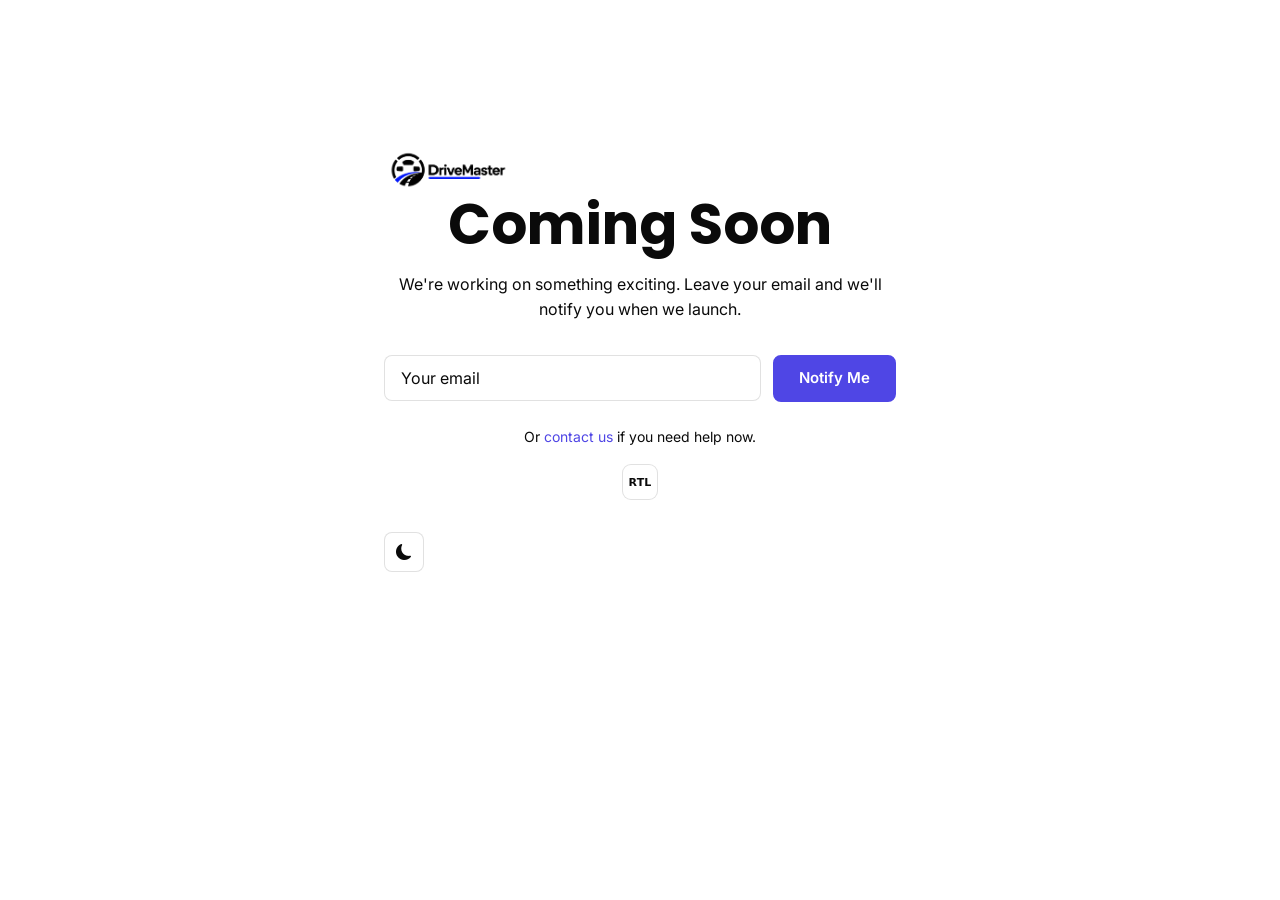
<file: coming-soon.html>
<!DOCTYPE html>

<html data-theme="light" lang="en">
<head>
<link rel="icon" type="image/svg+xml" href="assets/images/favicon.svg">
<meta charset="utf-8"/>
<meta content="width=device-width, initial-scale=1.0" name="viewport"/>
<title>Coming Soon – DriveMaster</title>
<meta content="noindex" name="robots"/>
<link href="https://fonts.googleapis.com" rel="preconnect"/>
<link crossorigin="" href="https://fonts.gstatic.com" rel="preconnect"/>
<link href="https://fonts.googleapis.com/css2?family=Inter:wght@400;500;600;700&amp;family=Poppins:wght@600;700;800&amp;display=swap" rel="stylesheet"/>
<link href="https://cdn.jsdelivr.net/npm/bootstrap-icons@1.11.3/font/bootstrap-icons.min.css" rel="stylesheet"/>
<link href="assets/css/style.css" rel="stylesheet"/>
<link href="assets/css/dark-mode.css" rel="stylesheet"/>
<link rel="stylesheet" href="assets/css/dm-enhancements.css">
</head>
<body>
<main class="error-page" style="background:var(--bg-secondary)">
<div style="max-width:32rem;">
<a class="logo" href="index.html"><img alt="DriveMaster" class="logo-img" src="assets/images/logo.png"/></a>
<h1 style="margin-bottom:0.75rem;">Coming Soon</h1>
<p style="color:var(--text-secondary);margin-bottom:2rem;">
        We're working on something exciting. Leave your email and we'll notify you when we launch.
      </p>
<form data-demo="true" data-validate="" style="display:flex;flex-wrap:wrap;gap:0.75rem;justify-content:center;margin-bottom:1.5rem;">
<div class="form-group" style="margin:0;flex:1;min-width:200px;">
<input aria-label="Email" class="form-input" placeholder="Your email" required="" type="email"/>
<div class="form-error"></div>
</div>
<button class="btn btn-primary" type="submit">Notify Me</button>
</form>
<div data-form-success="" style="display:none;padding:0.75rem;background:var(--accent-soft);color:var(--accent);border-radius:var(--radius);margin-bottom:1rem;">
        Thanks! We'll be in touch. (Demo)
      </div>
<p style="font-size:0.875rem;color:var(--text-muted);">
        Or <a href="contact.html">contact us</a> if you need help now.
      </p>
<button type="button" class="dm-rtl-toggle" data-rtl-toggle aria-label="Switch to right-to-left layout" aria-pressed="false" title="Switch to RTL"><i class="bi bi-text-paragraph" aria-hidden="true"></i></button>
<button aria-label="Toggle dark mode" class="theme-toggle" data-theme-toggle="" style="margin-top:2rem;">
<i class="bi bi-sun-fill icon-sun"></i>
<i class="bi bi-moon-fill icon-moon"></i>
</button>
</div>
</main>
<script src="assets/js/main.js"></script>
<script src="assets/js/dm-enhancements.js"></script>
</body>
</html>
</file>
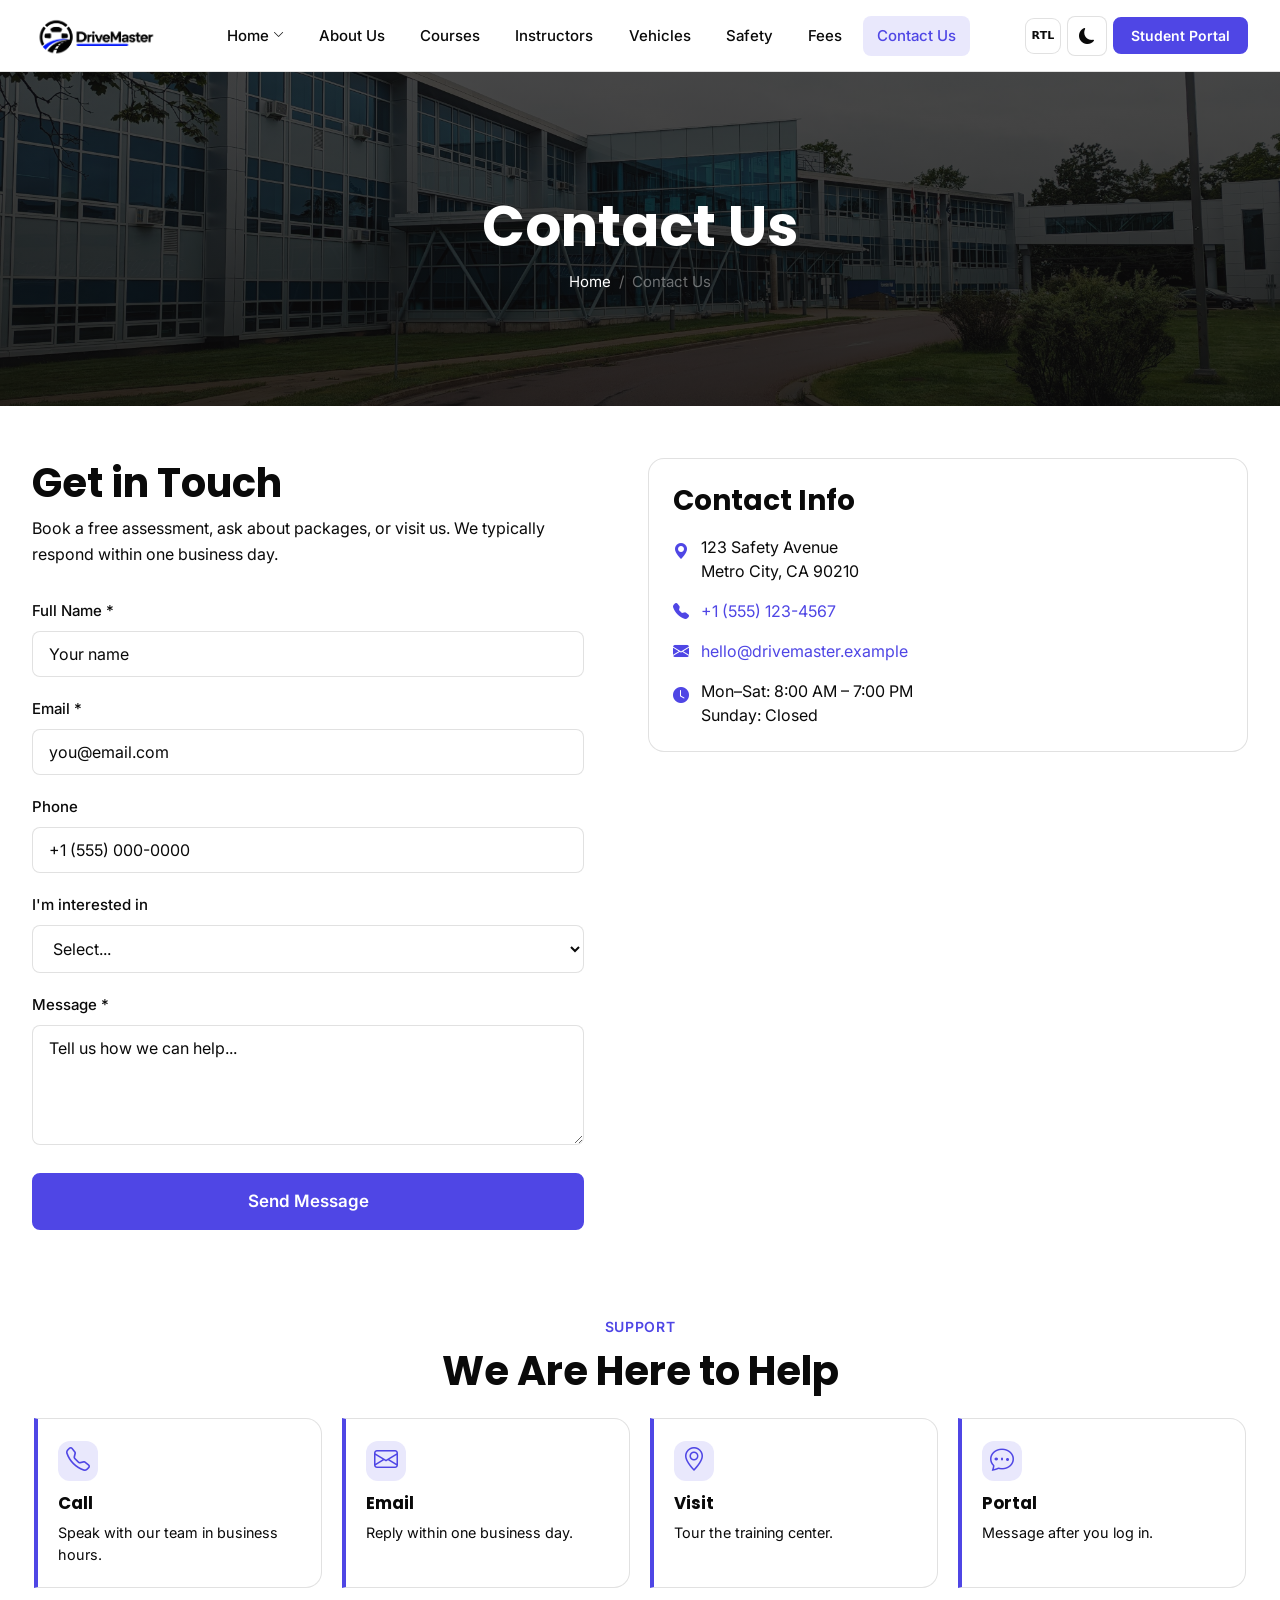
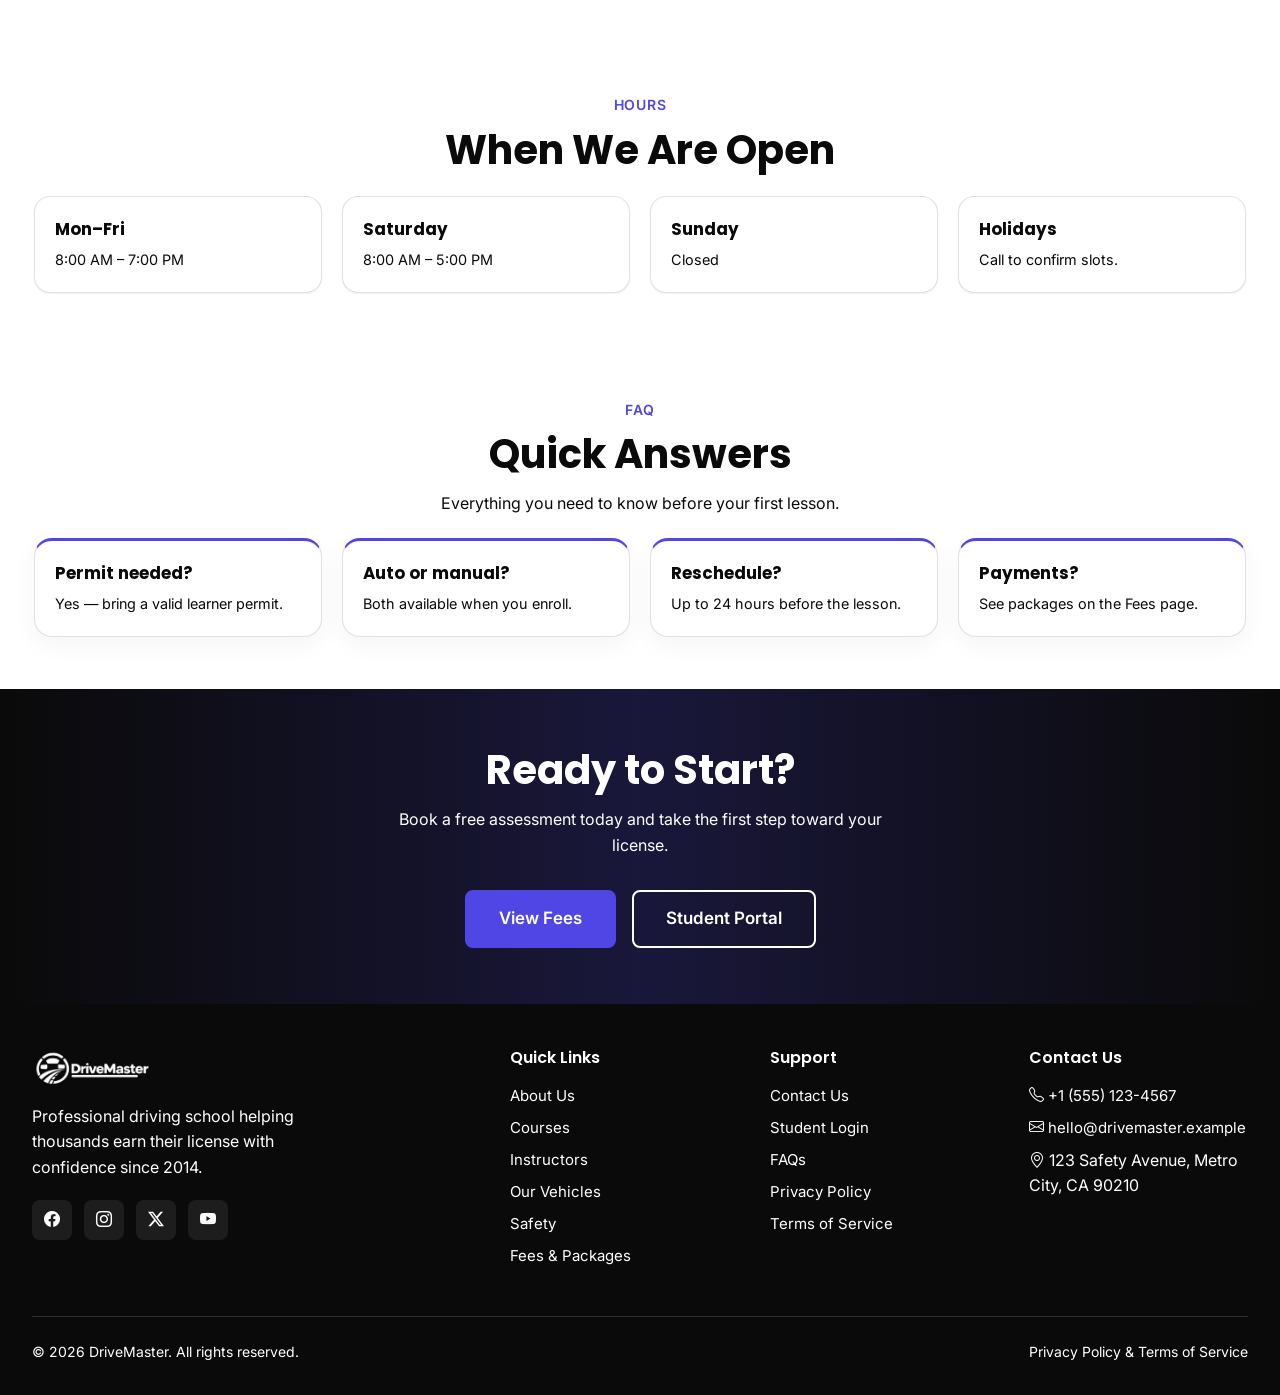
<file: contact.html>
<!DOCTYPE html>

<html data-theme="light" lang="en">
<head>
<link rel="icon" type="image/svg+xml" href="assets/images/favicon.svg">
<meta charset="utf-8"/>
<meta content="width=device-width, initial-scale=1.0" name="viewport"/>
<title>Contact Us – Book Assessment | DriveMaster</title>
<meta content="Contact DriveMaster driving school. Book a free assessment, ask questions, or visit our training center." name="description"/>
<link href="https://fonts.googleapis.com" rel="preconnect"/>
<link crossorigin="" href="https://fonts.gstatic.com" rel="preconnect"/>
<link href="https://fonts.googleapis.com/css2?family=Inter:wght@400;500;600;700&amp;family=Poppins:wght@600;700;800&amp;display=swap" rel="stylesheet"/>
<link href="https://cdn.jsdelivr.net/npm/bootstrap-icons@1.11.3/font/bootstrap-icons.min.css" rel="stylesheet"/>
<link href="assets/css/style.css" rel="stylesheet"/>
<link href="assets/css/dark-mode.css" rel="stylesheet"/>
<link href="assets/css/rtl.css" rel="stylesheet"/>
<link rel="stylesheet" href="assets/css/dm-enhancements.css">
</head>
<body class="contact-page">
<header class="header">
<div class="container header-inner">
<a class="logo" href="index.html"><img alt="DriveMaster" class="logo-img" src="assets/images/logo.png"/></a>
<nav class="nav">
<div class="nav-item-dropdown">
<a class="nav-link" href="index.html">Home <i class="bi bi-chevron-down" style="font-size:0.7rem;"></i></a>
<div class="nav-dropdown">
<a class="" href="index.html">Home 1 (Main)</a>
<a class="" href="index-night.html">Home 2 (Night)</a>
</div>
</div>
<a class="nav-link" href="about.html">About Us</a>
<a class="nav-link" href="courses.html">Courses</a>
<a class="nav-link" href="instructors.html">Instructors</a>
<a class="nav-link" href="vehicles.html">Vehicles</a><a class="nav-link" href="safety.html">Safety</a>
<a class="nav-link" href="fees.html">Fees</a>
<a class="nav-link active" href="contact.html">Contact Us</a>
</nav>
<div class="header-actions">
<button type="button" class="dm-rtl-toggle" data-rtl-toggle aria-label="Switch to right-to-left layout" aria-pressed="false" title="Switch to RTL"><i class="bi bi-text-paragraph" aria-hidden="true"></i></button>
<button aria-label="Toggle dark mode" class="theme-toggle" data-theme-toggle=""><i class="bi bi-sun-fill icon-sun"></i><i class="bi bi-moon-fill icon-moon"></i></button>
<a class="btn btn-primary btn-sm" href="login.html">Student Portal</a>
<button aria-label="Open menu" class="mobile-menu-btn" data-mobile-menu-open=""><i class="bi bi-list" style="font-size:1.5rem;"></i></button>
</div>
</div>
</header>
<div class="mobile-nav" data-mobile-nav="">
<div class="mobile-nav-header">
<a class="logo" href="index.html"><img alt="DriveMaster" class="logo-img" src="assets/images/logo.png"/></a>
<button class="btn btn-ghost btn-icon" data-mobile-menu-close=""><i class="bi bi-x-lg"></i></button>
</div>
<nav class="mobile-nav-links">
<a class="" href="index.html">Home</a>
<div class="mobile-nav-dropdown">
<a class="" href="index.html">Home 1 (Main)</a>
<a class="" href="index-night.html">Home 2 (Night)</a>
</div><a href="about.html">About Us</a><a href="courses.html">Courses</a>
<a href="instructors.html">Instructors</a><a href="vehicles.html">Vehicles</a><a class="" href="safety.html">Safety</a><a href="fees.html">Fees</a>
<a class="active" href="contact.html">Contact Us</a><a class="btn btn-primary" href="login.html" style="margin-top:1rem;">Student Portal</a>
</nav>
</div>
<main>
<section class="page-header">
<div class="container">
<h1>Contact Us</h1>
<nav class="breadcrumb"><a href="index.html">Home</a><span>/</span><span>Contact Us</span></nav>
</div>
</section>
<section class="section">
<div class="container">
<div class="hero-grid" style="align-items:start;">
<div>
<h2 style="margin-bottom:0.5rem;">Get in Touch</h2>
<p style="margin-bottom:2rem;">Book a free assessment, ask about packages, or visit us. We typically respond within one business day.</p>
<form action="#" data-demo="true" data-validate="" method="POST">
<div class="form-group">
<label class="form-label" for="name">Full Name *</label>
<input class="form-input" data-error-required="Please enter your name." id="name" name="name" placeholder="Your name" required="" type="text"/>
<div class="form-error"></div>
</div>
<div class="form-group">
<label class="form-label" for="email">Email *</label>
<input class="form-input" data-error-email="Please enter a valid email." id="email" name="email" placeholder="you@email.com" required="" type="email"/>
<div class="form-error"></div>
</div>
<div class="form-group">
<label class="form-label" for="phone">Phone</label>
<input class="form-input" id="phone" name="phone" placeholder="+1 (555) 000-0000" type="tel"/>
<div class="form-error"></div>
</div>
<div class="form-group">
<label class="form-label" for="interest">I'm interested in</label>
<select class="form-select" id="interest" name="interest">
<option value="">Select...</option>
<option>Four-Wheeler Full Course</option>
<option>Two-Wheeler Course</option>
<option>Free Assessment</option>
<option>Pay Per Lesson</option>
<option>Other</option>
</select>
</div>
<div class="form-group">
<label class="form-label" for="message">Message *</label>
<textarea class="form-textarea" data-error-required="Please enter a message." id="message" name="message" placeholder="Tell us how we can help..." required=""></textarea>
<div class="form-error"></div>
</div>
<button class="btn btn-primary btn-lg w-full" type="submit">Send Message</button>
<div data-form-success="" style="display:none;margin-top:1rem;padding:1rem;background:var(--accent-soft);color:var(--accent);border-radius:var(--radius);text-align:center;">
                Thank you! We'll get back to you shortly. (Demo mode — form not sent.)
              </div>
</form>
</div>
<div>
<div class="card anim-fade-up" style="margin-bottom:1.5rem;">
<div class="card-body">
<h3 style="margin-bottom:1rem;">Contact Info</h3>
<p style="display:flex;gap:0.75rem;align-items:flex-start;margin-bottom:1rem;">
<i class="bi bi-geo-alt-fill" style="color:var(--accent);margin-top:0.2rem;"></i>
<span>123 Safety Avenue<br/>Metro City, CA 90210</span>
</p>
<p style="display:flex;gap:0.75rem;align-items:center;margin-bottom:1rem;">
<i class="bi bi-telephone-fill" style="color:var(--accent);"></i>
<a href="tel:+15551234567">+1 (555) 123-4567</a>
</p>
<p style="display:flex;gap:0.75rem;align-items:center;margin-bottom:1rem;">
<i class="bi bi-envelope-fill" style="color:var(--accent);"></i>
<a href="mailto:hello@drivemaster.example">hello@drivemaster.example</a>
</p>
<p style="display:flex;gap:0.75rem;align-items:flex-start;margin:0;">
<i class="bi bi-clock-fill" style="color:var(--accent);margin-top:0.2rem;"></i>
<span>Mon–Sat: 8:00 AM – 7:00 PM<br/>Sunday: Closed</span>
</p>
</div>
</div>
<div class="map-placeholder" style="padding:0; overflow:hidden; border:none;">
<iframe allowfullscreen="" height="450" loading="lazy" referrerpolicy="strict-origin-when-cross-origin" src="https://www.google.com/maps/embed?pb=!1m18!1m12!1m3!1d5275038.895443315!2d-102.49258498013047!3d39.85085055316433!2m3!1f0!2f0!3f0!3m2!1i1024!2i768!4f13.1!3m3!1m2!1s0x54eab584e432360b%3A0x1c3bb99243deb742!2sUnited%20States!5e0!3m2!1sen!2sin!4v1788512618658!5m2!1sen!2sin" style="border:0;" width="600">
    width="100%"
    height="100%"
    style="border:0; min-height:300px;"
    allowfullscreen=""
    loading="lazy"
    referrerpolicy="no-referrer-when-downgrade"&gt;
  </iframe>
</div>
</div>
</div>
</div>
</section>
</main>
<!-- Footer -->
<section class="section bg-secondary">
<div class="container">
<div class="section-header"><span class="section-label">Support</span><h2 class="section-title">We Are Here to Help</h2></div>
<div class="features-grid is-4 section-cards-accent">
<div class="card"><div class="card-body"><div class="card-icon"><i class="bi bi-telephone"></i></div><h3>Call</h3><p>Speak with our team in business hours.</p></div></div>
<div class="card"><div class="card-body"><div class="card-icon"><i class="bi bi-envelope"></i></div><h3>Email</h3><p>Reply within one business day.</p></div></div>
<div class="card"><div class="card-body"><div class="card-icon"><i class="bi bi-geo-alt"></i></div><h3>Visit</h3><p>Tour the training center.</p></div></div>
<div class="card"><div class="card-body"><div class="card-icon"><i class="bi bi-chat-dots"></i></div><h3>Portal</h3><p>Message after you log in.</p></div></div>
</div>
</div>
</section>
<section class="section">
<div class="container">
<div class="section-header"><span class="section-label">Hours</span><h2 class="section-title">When We Are Open</h2></div>
<div class="features-grid is-4 section-cards-soft">
<div class="card"><div class="card-body"><h3>Mon–Fri</h3><p>8:00 AM – 7:00 PM</p></div></div>
<div class="card"><div class="card-body"><h3>Saturday</h3><p>8:00 AM – 5:00 PM</p></div></div>
<div class="card"><div class="card-body"><h3>Sunday</h3><p>Closed</p></div></div>
<div class="card"><div class="card-body"><h3>Holidays</h3><p>Call to confirm slots.</p></div></div>
</div>
</div>
</section>
<section class="section contact-faq-section">
<div class="container">
<div class="section-header"><span class="section-label">FAQ</span><h2 class="section-title">Quick Answers</h2><p class="contact-faq-intro">Everything you need to know before your first lesson.</p></div>
<div class="features-grid is-4 section-cards-outline contact-faq-grid">
<div class="card"><div class="card-body"><h3>Permit needed?</h3><p>Yes — bring a valid learner permit.</p></div></div>
<div class="card"><div class="card-body"><h3>Auto or manual?</h3><p>Both available when you enroll.</p></div></div>
<div class="card"><div class="card-body"><h3>Reschedule?</h3><p>Up to 24 hours before the lesson.</p></div></div>
<div class="card"><div class="card-body"><h3>Payments?</h3><p>See packages on the Fees page.</p></div></div>
</div>
</div>
</section>
<section class="cta-section anim-fade-up contact-final-cta">
<div class="container">
<h2>Ready to Start?</h2>
<p>Book a free assessment today and take the first step toward your license.</p>
<div style="display:flex;flex-wrap:wrap;gap:1rem;justify-content:center;">
<a class="btn btn-primary btn-lg" href="fees.html">View Fees</a>
<a class="btn btn-outline btn-lg" href="login.html">Student Portal</a>
</div>
</div>
</section>
<footer class="footer">
<div class="container">
<div class="footer-grid">
<div class="footer-brand">
<a class="logo" href="index.html"><img alt="DriveMaster" class="logo-img" src="assets/images/logo-1.png"/></a>
<p class="footer-desc">Professional driving school helping thousands earn their license with confidence since 2014.</p>
<div class="footer-social">
<a aria-label="Facebook" href="#"><i class="bi bi-facebook"></i></a>
<a aria-label="Instagram" href="#"><i class="bi bi-instagram"></i></a>
<a aria-label="Twitter" href="#"><i class="bi bi-twitter-x"></i></a>
<a aria-label="YouTube" href="#"><i class="bi bi-youtube"></i></a>
</div>
</div>
<div>
<h4 class="footer-title">Quick Links</h4>
<nav class="footer-links">
<a href="about.html">About Us</a>
<a href="courses.html">Courses</a>
<a href="instructors.html">Instructors</a>
<a href="vehicles.html">Our Vehicles</a><a class="" href="safety.html">Safety</a>
<a href="fees.html">Fees &amp; Packages</a>
</nav>
</div>
<div>
<h4 class="footer-title">Support</h4>
<nav class="footer-links">
<a href="contact.html">Contact Us</a>
<a href="login.html">Student Login</a>
<a href="faq.html">FAQs</a>
<a href="privacy.html">Privacy Policy</a>
<a href="terms.html">Terms of Service</a>
</nav>
</div>
<div>
<h4 class="footer-title">Contact Us</h4>
<nav class="footer-links">
<a href="tel:+15551234567"><i class="bi bi-telephone"></i> +1 (555) 123-4567</a>
<a href="mailto:hello@drivemaster.example"><i class="bi bi-envelope"></i> hello@drivemaster.example</a>
<span><i class="bi bi-geo-alt"></i> 123 Safety Avenue, Metro City, CA 90210</span>
</nav>
</div>
</div>
<div class="footer-bottom">
<span>© 2026 DriveMaster. All rights reserved.</span>
<span>Privacy Policy &amp; Terms of Service</span>
</div>
</div>
</footer>
<script src="assets/js/main.js"></script>
<script src="assets/js/dm-enhancements.js"></script>
</body>
</html>
</file>
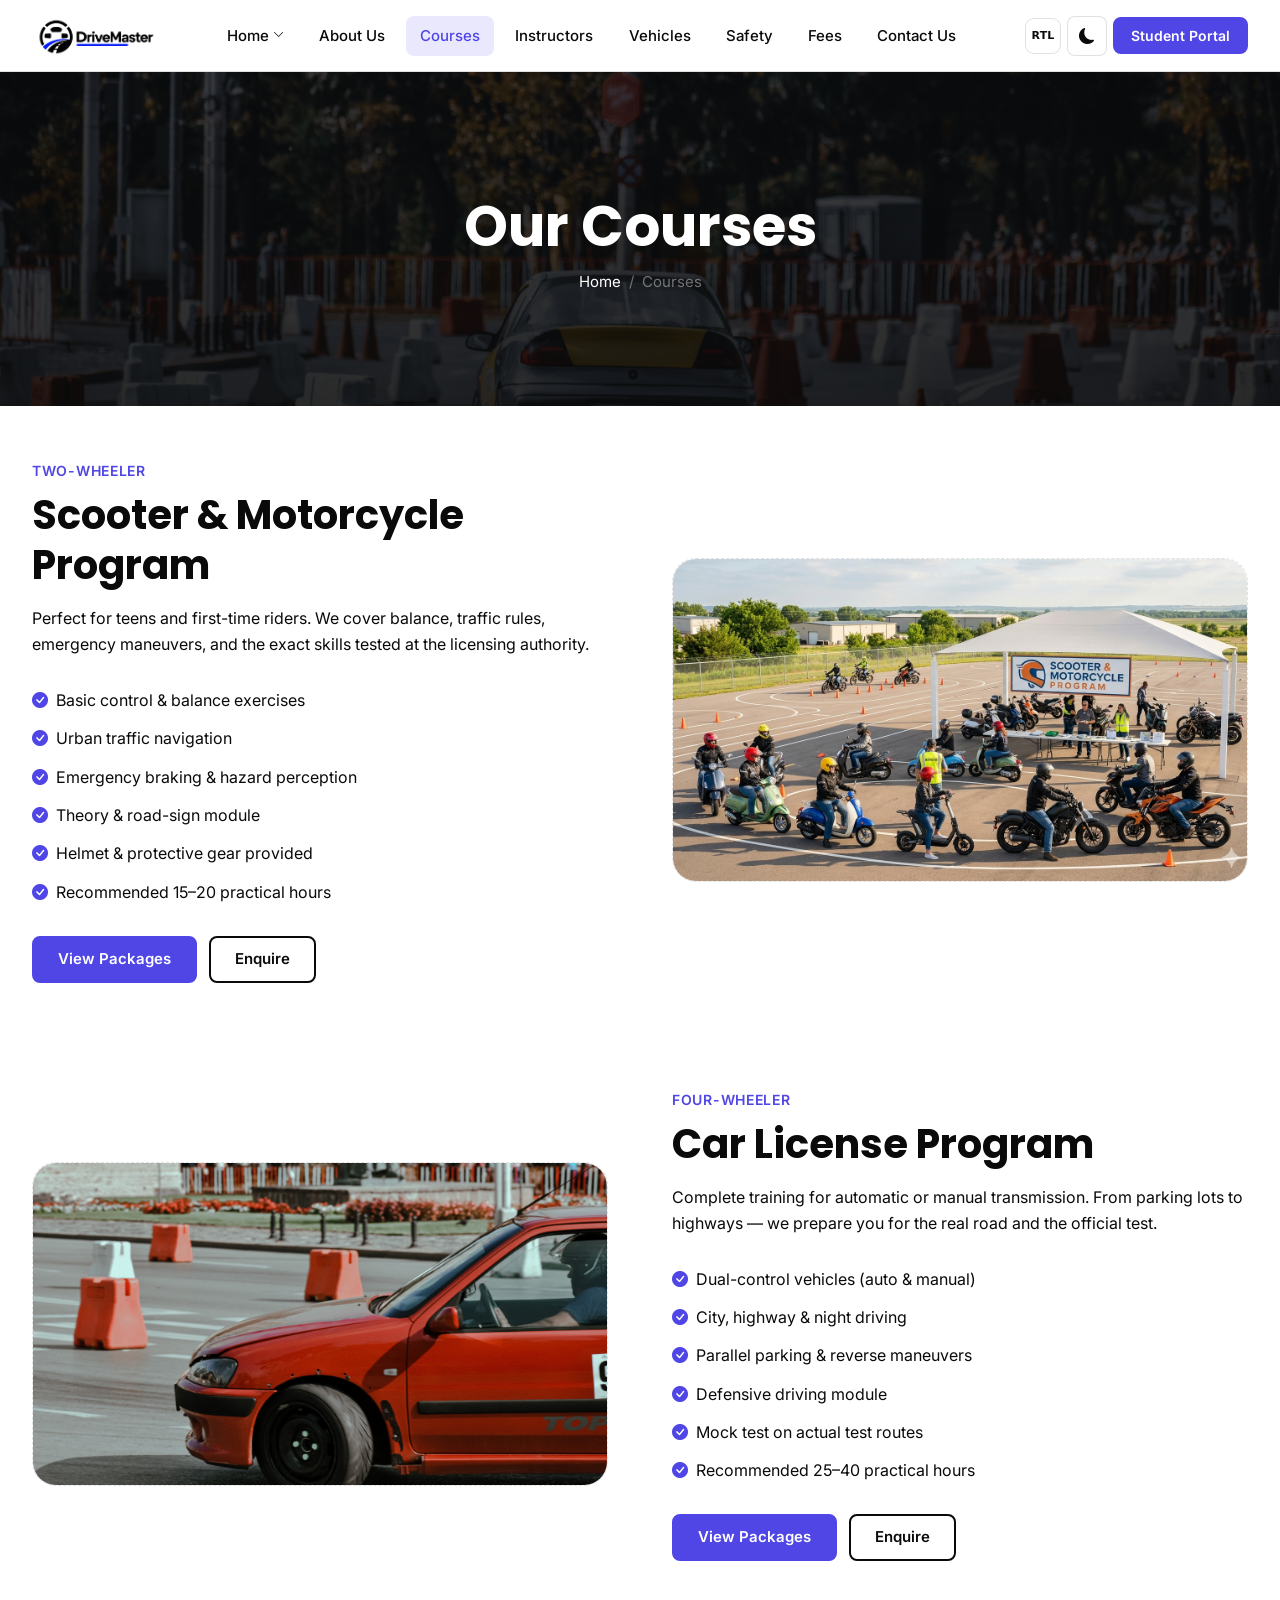
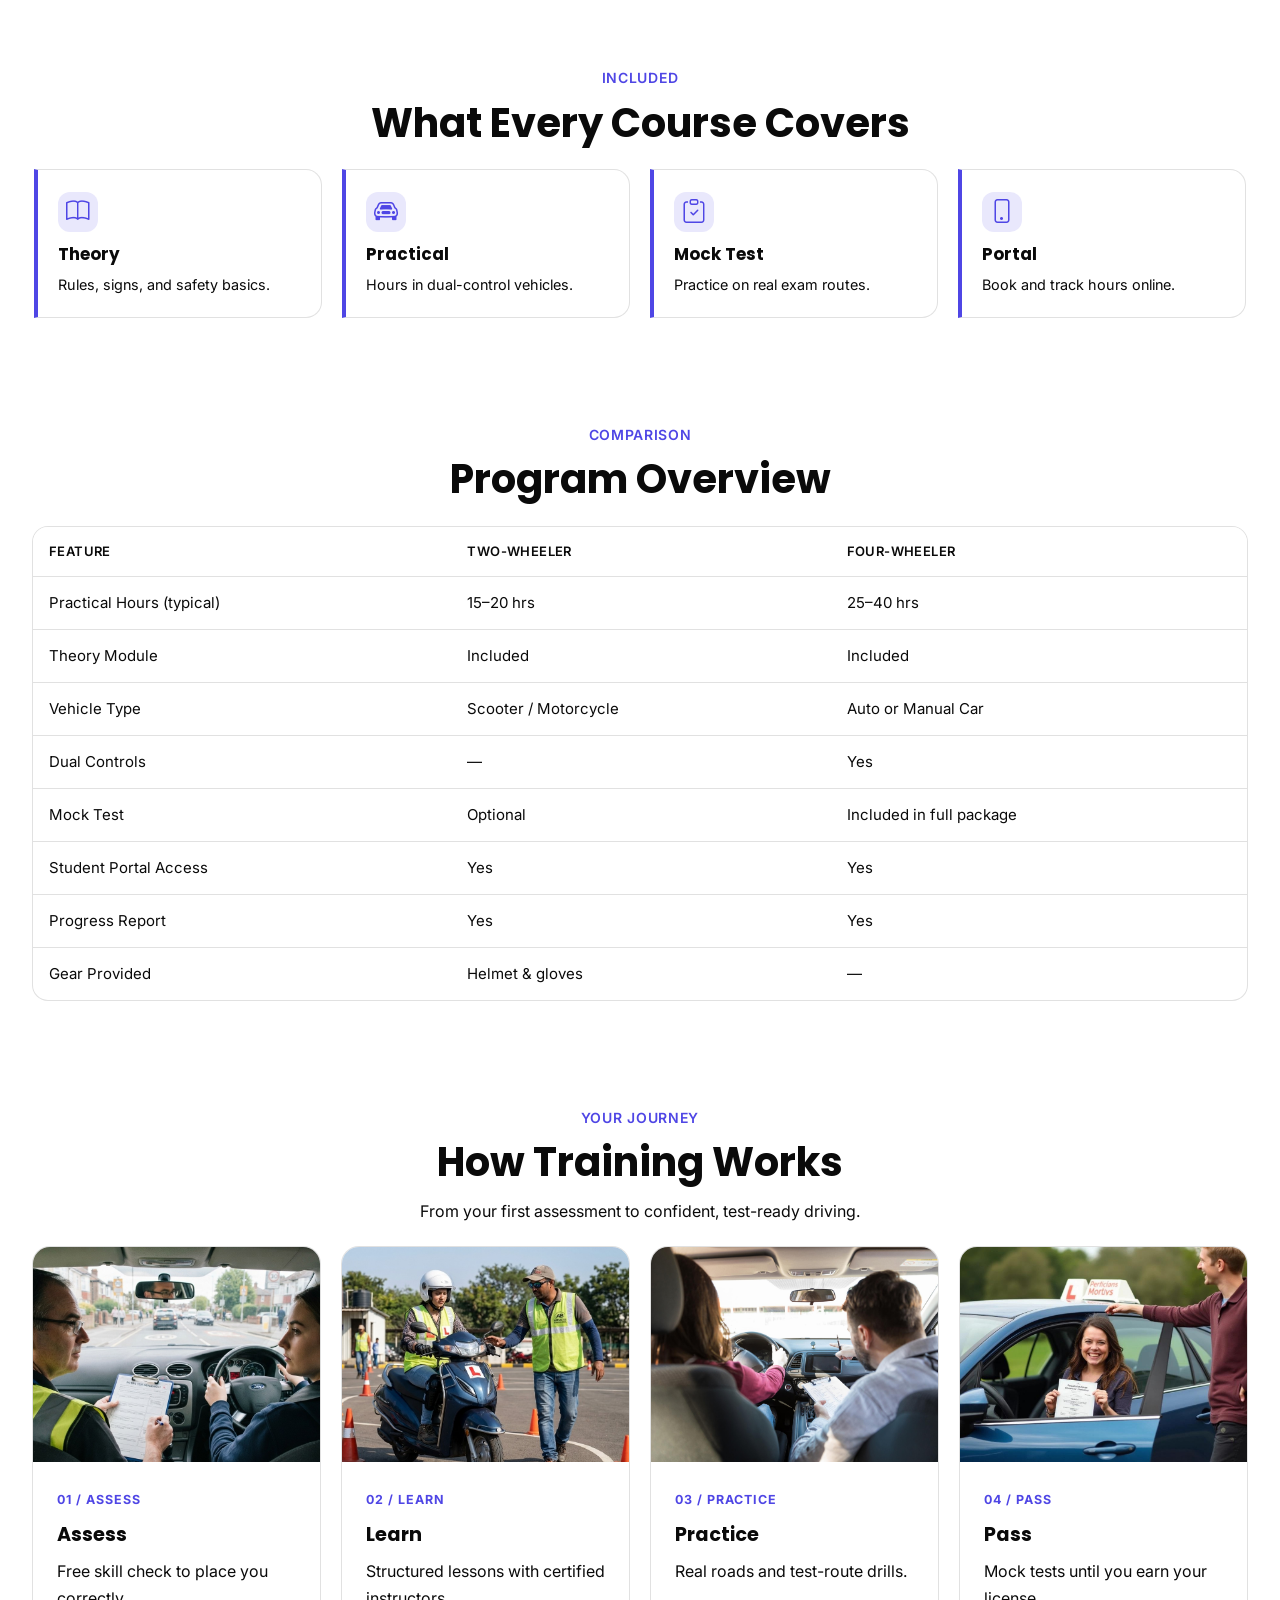
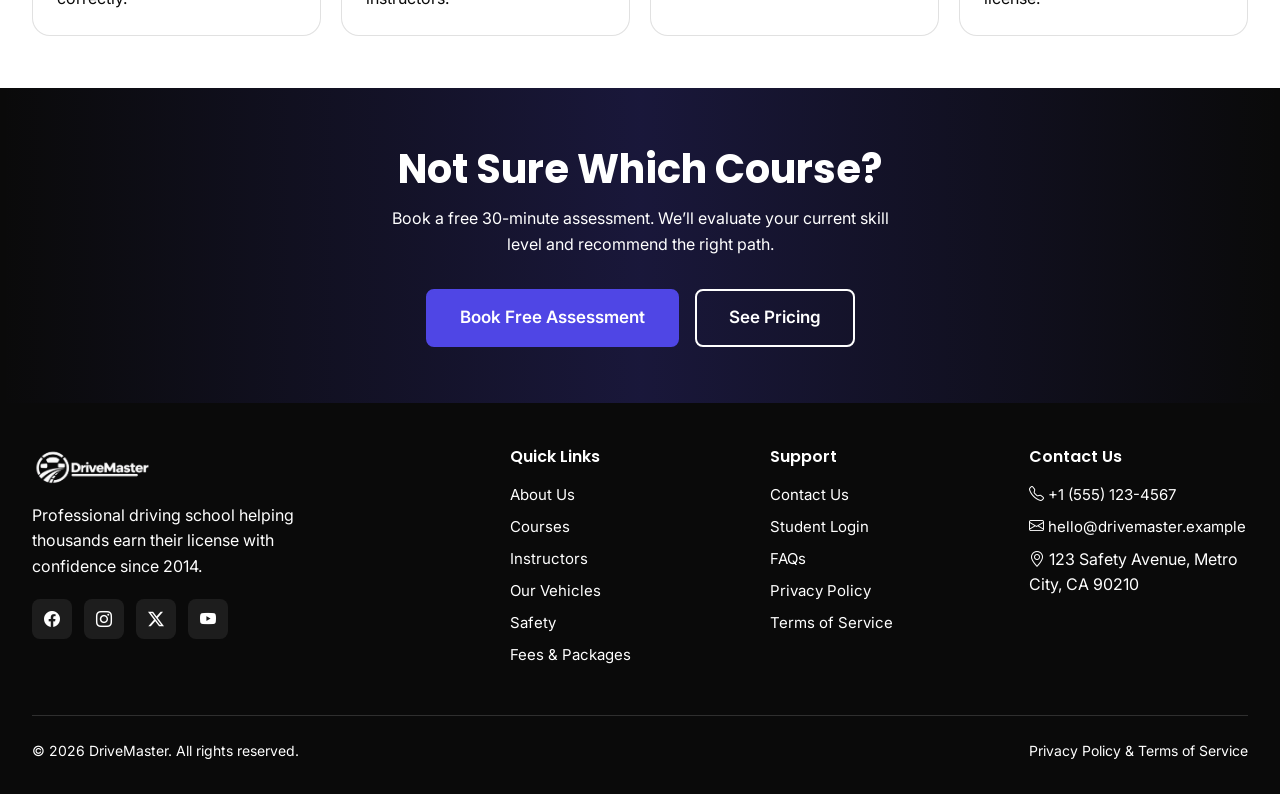
<file: courses.html>
<!DOCTYPE html>

<html data-theme="light" lang="en">
<head>
<link href="assets/images/favicon.svg" rel="icon" type="image/svg+xml"/>
<meta charset="utf-8"/>
<meta content="width=device-width, initial-scale=1.0" name="viewport"/>
<title>Courses – Two-Wheeler &amp; Four-Wheeler Training | DriveMaster</title>
<meta content="Explore DriveMaster's two-wheeler and four-wheeler driving courses. Structured programs with theory, practical lessons, and license test preparation." name="description"/>
<link href="https://fonts.googleapis.com" rel="preconnect">
<link crossorigin="" href="https://fonts.gstatic.com" rel="preconnect"/>
<link href="https://fonts.googleapis.com/css2?family=Inter:wght@400;500;600;700&amp;family=Poppins:wght@600;700;800&amp;display=swap" rel="stylesheet"/>
<link href="https://cdn.jsdelivr.net/npm/bootstrap-icons@1.11.3/font/bootstrap-icons.min.css" rel="stylesheet"/>
<link href="assets/css/style.css" rel="stylesheet"/>
<link href="assets/css/dark-mode.css" rel="stylesheet"/>
<link href="assets/css/rtl.css" rel="stylesheet"/>
<link href="assets/css/dm-enhancements.css" rel="stylesheet"/>
</link></head>
<body class="courses-page">
<header class="header">
<div class="container header-inner">
<a class="logo" href="index.html"><img alt="DriveMaster" class="logo-img" src="assets/images/logo.png"/></a>
<nav class="nav">
<div class="nav-item-dropdown">
<a class="nav-link" href="index.html">Home <i class="bi bi-chevron-down" style="font-size:0.7rem;"></i></a>
<div class="nav-dropdown">
<a class="" href="index.html">Home 1 (Main)</a>
<a class="" href="index-night.html">Home 2 (Night)</a>
</div>
</div>
<a class="nav-link" href="about.html">About Us</a>
<a class="nav-link active" href="courses.html">Courses</a>
<a class="nav-link" href="instructors.html">Instructors</a>
<a class="nav-link" href="vehicles.html">Vehicles</a><a class="nav-link" href="safety.html">Safety</a>
<a class="nav-link" href="fees.html">Fees</a>
<a class="nav-link" href="contact.html">Contact Us</a>
</nav>
<div class="header-actions">
<button aria-label="Switch to right-to-left layout" aria-pressed="false" class="dm-rtl-toggle" data-rtl-toggle="" title="Switch to RTL" type="button"><i aria-hidden="true" class="bi bi-text-paragraph"></i></button>
<button aria-label="Toggle dark mode" class="theme-toggle" data-theme-toggle=""><i class="bi bi-sun-fill icon-sun"></i><i class="bi bi-moon-fill icon-moon"></i></button>
<a class="btn btn-primary btn-sm" href="login.html">Student Portal</a>
<button aria-label="Open menu" class="mobile-menu-btn" data-mobile-menu-open=""><i class="bi bi-list" style="font-size:1.5rem;"></i></button>
</div>
</div>
</header>
<div class="mobile-nav" data-mobile-nav="">
<div class="mobile-nav-header">
<a class="logo" href="index.html"><img alt="DriveMaster" class="logo-img" src="assets/images/logo.png"/></a>
<button class="btn btn-ghost btn-icon" data-mobile-menu-close=""><i class="bi bi-x-lg"></i></button>
</div>
<nav class="mobile-nav-links">
<a class="" href="index.html">Home</a>
<div class="mobile-nav-dropdown">
<a class="" href="index.html">Home 1 (Main)</a>
<a class="" href="index-night.html">Home 2 (Night)</a>
</div><a href="about.html">About Us</a><a class="active" href="courses.html">Courses</a>
<a href="instructors.html">Instructors</a><a href="vehicles.html">Vehicles</a><a class="" href="safety.html">Safety</a><a href="fees.html">Fees</a>
<a href="contact.html">Contact Us</a><a class="btn btn-primary" href="login.html" style="margin-top:1rem;">Student Portal</a>
</nav>
</div>
<main>
<section class="page-header">
<div class="container">
<h1>Our Courses</h1>
<nav class="breadcrumb"><a href="index.html">Home</a><span>/</span><span>Courses</span></nav>
</div>
</section>
<!-- Two-Wheeler -->
<section class="section" id="two-wheeler">
<div class="container">
<div class="hero-grid" style="align-items:center;">
<div>
<span class="section-label">Two-Wheeler</span>
<h2 style="margin-bottom:1rem;">Scooter &amp; Motorcycle Program</h2>
<p>Perfect for teens and first-time riders. We cover balance, traffic rules, emergency maneuvers, and the exact skills tested at the licensing authority.</p>
<ul style="margin:1.5rem 0;color:var(--text-secondary);">
<li style="padding:0.4rem 0;display:flex;gap:0.5rem;"><i class="bi bi-check-circle-fill" style="color:var(--accent);"></i> Basic control &amp; balance exercises</li>
<li style="padding:0.4rem 0;display:flex;gap:0.5rem;"><i class="bi bi-check-circle-fill" style="color:var(--accent);"></i> Urban traffic navigation</li>
<li style="padding:0.4rem 0;display:flex;gap:0.5rem;"><i class="bi bi-check-circle-fill" style="color:var(--accent);"></i> Emergency braking &amp; hazard perception</li>
<li style="padding:0.4rem 0;display:flex;gap:0.5rem;"><i class="bi bi-check-circle-fill" style="color:var(--accent);"></i> Theory &amp; road-sign module</li>
<li style="padding:0.4rem 0;display:flex;gap:0.5rem;"><i class="bi bi-check-circle-fill" style="color:var(--accent);"></i> Helmet &amp; protective gear provided</li>
<li style="padding:0.4rem 0;display:flex;gap:0.5rem;"><i class="bi bi-check-circle-fill" style="color:var(--accent);"></i> Recommended 15–20 practical hours</li>
</ul>
<a class="btn btn-primary" href="fees.html">View Packages</a>
<a class="btn btn-outline" href="contact.html" style="margin-left:0.5rem;">Enquire</a>
</div>
<div>
<div class="img-box img-box-wide rounded-xl">
<img alt="Two-wheeler training" onerror="this.style.display='none'; this.parentElement.classList.add('show-placeholder');" src="assets/images/course-two-wheele.jpg"/>
</div>
</div>
</div>
</div>
</section>
<!-- Four-Wheeler -->
<section class="section bg-secondary" id="four-wheeler">
<div class="container">
<div class="hero-grid" style="align-items:center;">
<div order="2">
<div class="img-box img-box-wide rounded-xl">
<img alt="Four-wheeler driving lesson" onerror="this.style.display='none'; this.parentElement.classList.add('show-placeholder');" src="assets/images/course-four-wheele.jpg"/>
</div>
</div>
<div>
<span class="section-label">Four-Wheeler</span>
<h2 style="margin-bottom:1rem;">Car License Program</h2>
<p>Complete training for automatic or manual transmission. From parking lots to highways — we prepare you for the real road and the official test.</p>
<ul style="margin:1.5rem 0;color:var(--text-secondary);">
<li style="padding:0.4rem 0;display:flex;gap:0.5rem;"><i class="bi bi-check-circle-fill" style="color:var(--accent);"></i> Dual-control vehicles (auto &amp; manual)</li>
<li style="padding:0.4rem 0;display:flex;gap:0.5rem;"><i class="bi bi-check-circle-fill" style="color:var(--accent);"></i> City, highway &amp; night driving</li>
<li style="padding:0.4rem 0;display:flex;gap:0.5rem;"><i class="bi bi-check-circle-fill" style="color:var(--accent);"></i> Parallel parking &amp; reverse maneuvers</li>
<li style="padding:0.4rem 0;display:flex;gap:0.5rem;"><i class="bi bi-check-circle-fill" style="color:var(--accent);"></i> Defensive driving module</li>
<li style="padding:0.4rem 0;display:flex;gap:0.5rem;"><i class="bi bi-check-circle-fill" style="color:var(--accent);"></i> Mock test on actual test routes</li>
<li style="padding:0.4rem 0;display:flex;gap:0.5rem;"><i class="bi bi-check-circle-fill" style="color:var(--accent);"></i> Recommended 25–40 practical hours</li>
</ul>
<a class="btn btn-primary" href="fees.html">View Packages</a>
<a class="btn btn-outline" href="contact.html" style="margin-left:0.5rem;">Enquire</a>
</div>
</div>
</div>
</section>
<!-- Training process relocated from About: immediately after Four-Wheeler -->

<!-- Course Details Table -->
<section class="section bg-secondary">
<div class="container">
<div class="section-header"><span class="section-label">Included</span><h2 class="section-title">What Every Course Covers</h2></div>
<div class="features-grid is-4 section-cards-accent">
<div class="card"><div class="card-body"><div class="card-icon"><i class="bi bi-book"></i></div><h3>Theory</h3><p>Rules, signs, and safety basics.</p></div></div>
<div class="card"><div class="card-body"><div class="card-icon"><i class="bi bi-car-front"></i></div><h3>Practical</h3><p>Hours in dual-control vehicles.</p></div></div>
<div class="card"><div class="card-body"><div class="card-icon"><i class="bi bi-clipboard-check"></i></div><h3>Mock Test</h3><p>Practice on real exam routes.</p></div></div>
<div class="card"><div class="card-body"><div class="card-icon"><i class="bi bi-phone"></i></div><h3>Portal</h3><p>Book and track hours online.</p></div></div>
</div>
</div>
</section><section class="section">
<div class="container">
<div class="section-header anim-fade-up">
<span class="section-label">Comparison</span>
<h2 class="section-title">Program Overview</h2>
</div>
<div class="table-wrapper">
<table class="table">
<thead>
<tr>
<th>Feature</th>
<th>Two-Wheeler</th>
<th>Four-Wheeler</th>
</tr>
</thead>
<tbody>
<tr><td>Practical Hours (typical)</td><td>15–20 hrs</td><td>25–40 hrs</td></tr>
<tr><td>Theory Module</td><td>Included</td><td>Included</td></tr>
<tr><td>Vehicle Type</td><td>Scooter / Motorcycle</td><td>Auto or Manual Car</td></tr>
<tr><td>Dual Controls</td><td>—</td><td>Yes</td></tr>
<tr><td>Mock Test</td><td>Optional</td><td>Included in full package</td></tr>
<tr><td>Student Portal Access</td><td>Yes</td><td>Yes</td></tr>
<tr><td>Progress Report</td><td>Yes</td><td>Yes</td></tr>
<tr><td>Gear Provided</td><td>Helmet &amp; gloves</td><td>—</td></tr>
</tbody>
</table>
</div>
</div>
</section><section aria-labelledby="training-process-heading" class="section dm-training-process" id="training-process">
<div class="container">
<div class="section-header">
<span class="section-label">Your Journey</span>
<h2 class="section-title" id="training-process-heading">How Training Works</h2>
<p class="section-subtitle">From your first assessment to confident, test-ready driving.</p>
</div>
<div class="dm-process-grid">
<article class="dm-process-card">
<div class="dm-process-photo"><img alt="Instructor guiding a student during a driving assessment" loading="lazy" src="assets/images/four-wheeler-instructor-lesson.jpg"/></div>
<div class="dm-process-body"><span class="dm-process-number">01 / ASSESS</span><h3>Assess</h3><p>Free skill check to place you correctly.</p></div>
</article>
<article class="dm-process-card">
<div class="dm-process-photo"><img alt="Student practicing motorcycle control with an instructor nearby" loading="lazy" src="assets/images/two-wheeler-training-session.jpg"/></div>
<div class="dm-process-body"><span class="dm-process-number">02 / LEARN</span><h3>Learn</h3><p>Structured lessons with certified instructors.</p></div>
</article>
<article class="dm-process-card">
<div class="dm-process-photo"><img alt="Student practicing driving with an instructor beside her" loading="lazy" src="assets/images/training-practice.jpg"/></div>
<div class="dm-process-body"><span class="dm-process-number">03 / PRACTICE</span><h3>Practice</h3><p>Real roads and test-route drills.</p></div>
</article>
<article class="dm-process-card">
<div class="dm-process-photo"><img alt="Learner celebrating with a driving test certificate beside the instructor" loading="lazy" src="assets/images/training-pass.jpg"/></div>
<div class="dm-process-body"><span class="dm-process-number">04 / PASS</span><h3>Pass</h3><p>Mock tests until you earn your license.</p></div>
</article>
</div>
</div>
</section>
<section class="cta-section anim-fade-up">
<div class="container">
<h2>Not Sure Which Course?</h2>
<p>Book a free 30-minute assessment. We’ll evaluate your current skill level and recommend the right path.</p>
<div style="display:flex;flex-wrap:wrap;gap:1rem;justify-content:center;">
<a class="btn btn-secondary btn-lg btn-primary" href="contact.html">Book Free Assessment</a>
<a class="btn btn-outline btn-lg" href="fees.html">See Pricing</a>
</div>
</div>
</section></main>
<!-- Footer -->
<footer class="footer">
<div class="container">
<div class="footer-grid">
<div class="footer-brand">
<a class="logo" href="index.html"><img alt="DriveMaster" class="logo-img" src="assets/images/logo-1.png"/></a>
<p class="footer-desc">Professional driving school helping thousands earn their license with confidence since 2014.</p>
<div class="footer-social">
<a aria-label="Facebook" href="#"><i class="bi bi-facebook"></i></a>
<a aria-label="Instagram" href="#"><i class="bi bi-instagram"></i></a>
<a aria-label="Twitter" href="#"><i class="bi bi-twitter-x"></i></a>
<a aria-label="YouTube" href="#"><i class="bi bi-youtube"></i></a>
</div>
</div>
<div>
<h4 class="footer-title">Quick Links</h4>
<nav class="footer-links">
<a href="about.html">About Us</a>
<a href="courses.html">Courses</a>
<a href="instructors.html">Instructors</a>
<a href="vehicles.html">Our Vehicles</a><a class="" href="safety.html">Safety</a>
<a href="fees.html">Fees &amp; Packages</a>
</nav>
</div>
<div>
<h4 class="footer-title">Support</h4>
<nav class="footer-links">
<a href="contact.html">Contact Us</a>
<a href="login.html">Student Login</a>
<a href="faq.html">FAQs</a>
<a href="privacy.html">Privacy Policy</a>
<a href="terms.html">Terms of Service</a>
</nav>
</div>
<div>
<h4 class="footer-title">Contact Us</h4>
<nav class="footer-links">
<a href="tel:+15551234567"><i class="bi bi-telephone"></i> +1 (555) 123-4567</a>
<a href="mailto:hello@drivemaster.example"><i class="bi bi-envelope"></i> hello@drivemaster.example</a>
<span><i class="bi bi-geo-alt"></i> 123 Safety Avenue, Metro City, CA 90210</span>
</nav>
</div>
</div>
<div class="footer-bottom">
<span>© 2026 DriveMaster. All rights reserved.</span>
<span>Privacy Policy &amp; Terms of Service</span>
</div>
</div>
</footer>
<script src="assets/js/main.js"></script>
<script src="assets/js/dm-enhancements.js"></script>
</body>
</html>
</file>
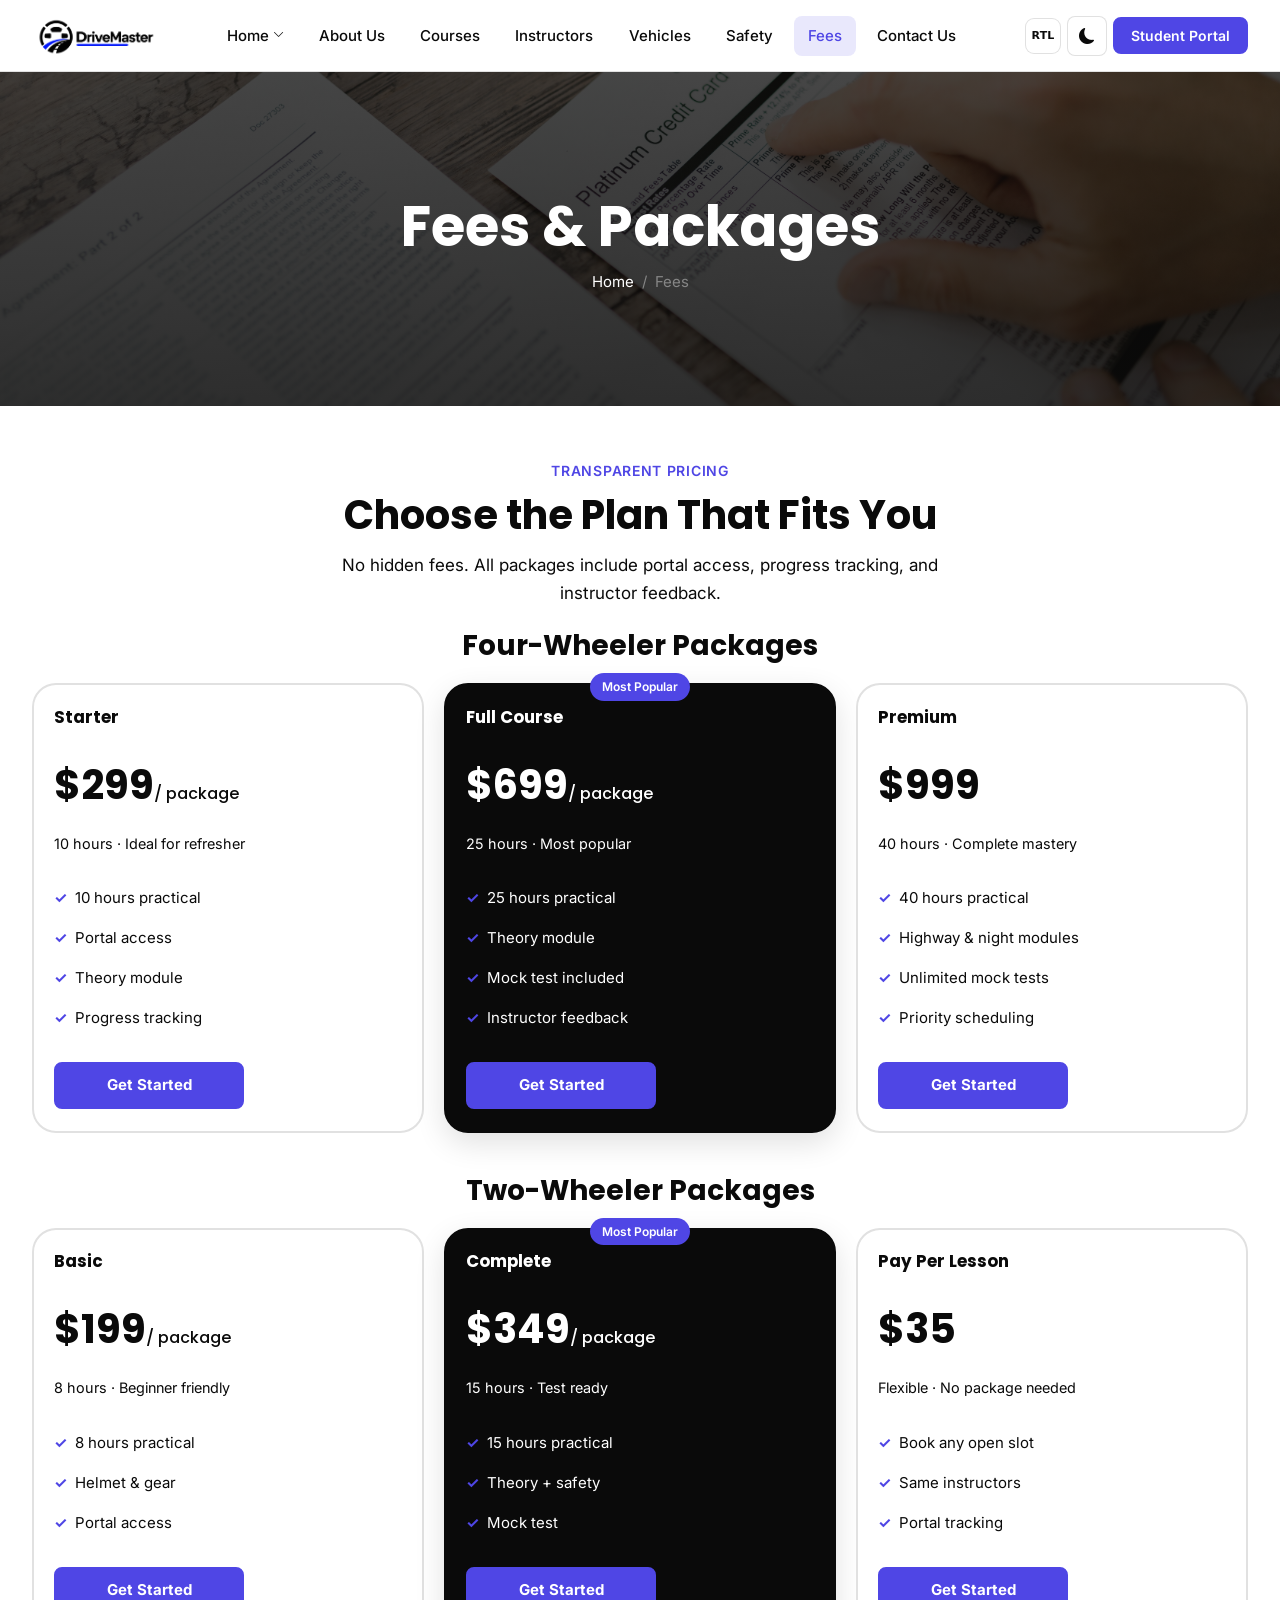
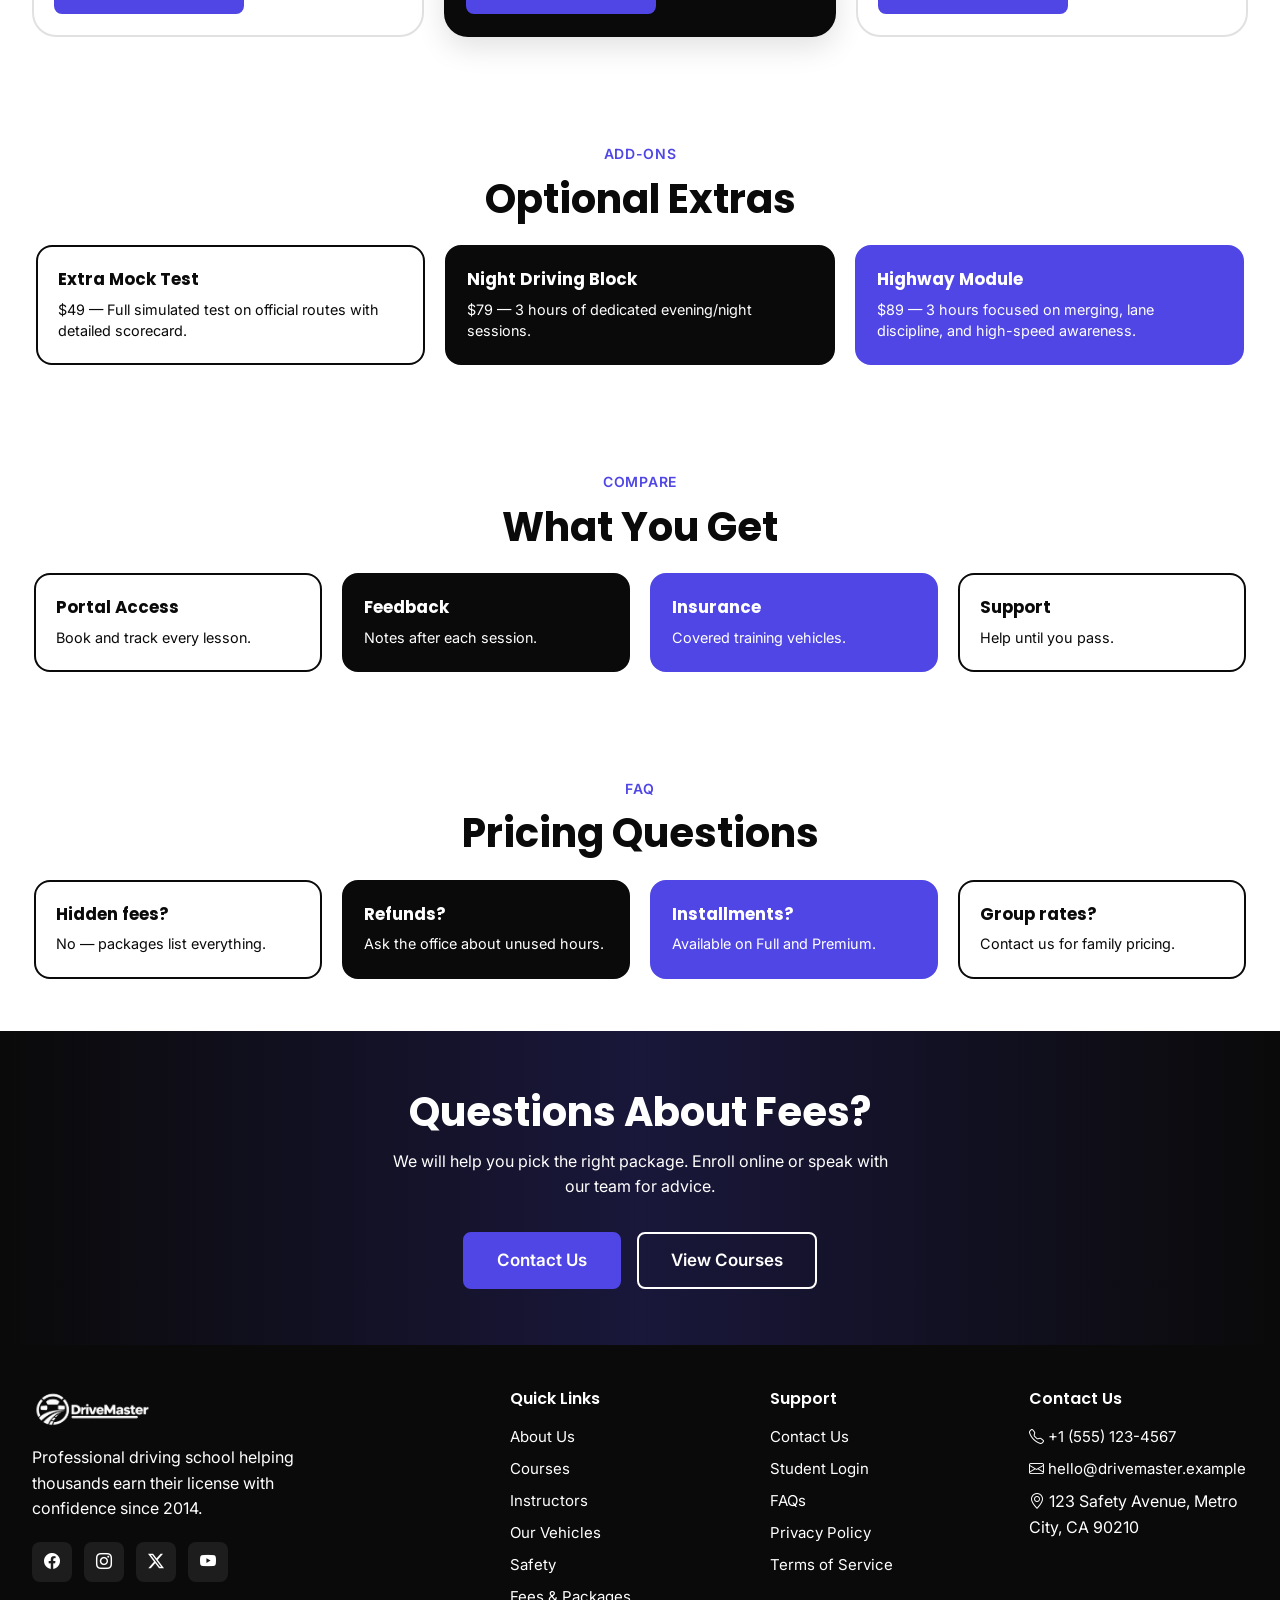
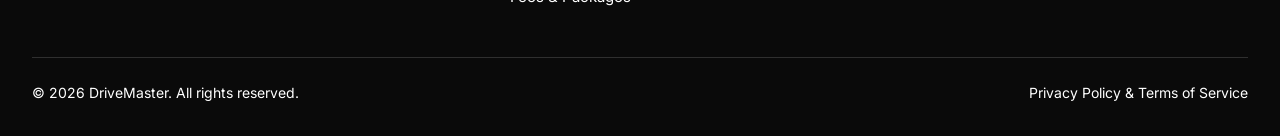
<file: fees.html>
<!DOCTYPE html>

<html data-theme="light" lang="en">
<head>
<link rel="icon" type="image/svg+xml" href="assets/images/favicon.svg">
<meta charset="utf-8"/>
<meta content="width=device-width, initial-scale=1.0" name="viewport"/>
<title>Fees &amp; Packages – Transparent Pricing | DriveMaster</title>
<meta content="Clear, transparent pricing for two-wheeler and four-wheeler driving courses. Package deals and pay-per-lesson options." name="description"/>
<link href="https://fonts.googleapis.com" rel="preconnect"/>
<link crossorigin="" href="https://fonts.gstatic.com" rel="preconnect"/>
<link href="https://fonts.googleapis.com/css2?family=Inter:wght@400;500;600;700&amp;family=Poppins:wght@600;700;800&amp;display=swap" rel="stylesheet"/>
<link href="https://cdn.jsdelivr.net/npm/bootstrap-icons@1.11.3/font/bootstrap-icons.min.css" rel="stylesheet"/>
<link href="assets/css/style.css" rel="stylesheet"/>
<link href="assets/css/dark-mode.css" rel="stylesheet"/>
<link href="assets/css/rtl.css" rel="stylesheet"/>
<link rel="stylesheet" href="assets/css/dm-enhancements.css">
</head>
<body class="fees-page">
<header class="header">
<div class="container header-inner">
<a class="logo" href="index.html"><img alt="DriveMaster" class="logo-img" src="assets/images/logo.png"/></a>
<nav class="nav">
<div class="nav-item-dropdown">
<a class="nav-link" href="index.html">Home <i class="bi bi-chevron-down" style="font-size:0.7rem;"></i></a>
<div class="nav-dropdown">
<a class="" href="index.html">Home 1 (Main)</a>
<a class="" href="index-night.html">Home 2 (Night)</a>
</div>
</div>
<a class="nav-link" href="about.html">About Us</a>
<a class="nav-link" href="courses.html">Courses</a>
<a class="nav-link" href="instructors.html">Instructors</a>
<a class="nav-link" href="vehicles.html">Vehicles</a><a class="nav-link" href="safety.html">Safety</a>
<a class="nav-link active" href="fees.html">Fees</a>
<a class="nav-link" href="contact.html">Contact Us</a>
</nav>
<div class="header-actions">
<button type="button" class="dm-rtl-toggle" data-rtl-toggle aria-label="Switch to right-to-left layout" aria-pressed="false" title="Switch to RTL"><i class="bi bi-text-paragraph" aria-hidden="true"></i></button>
<button aria-label="Toggle dark mode" class="theme-toggle" data-theme-toggle=""><i class="bi bi-sun-fill icon-sun"></i><i class="bi bi-moon-fill icon-moon"></i></button>
<a class="btn btn-primary btn-sm" href="login.html">Student Portal</a>
<button aria-label="Open menu" class="mobile-menu-btn" data-mobile-menu-open=""><i class="bi bi-list" style="font-size:1.5rem;"></i></button>
</div>
</div>
</header>
<div class="mobile-nav" data-mobile-nav="">
<div class="mobile-nav-header">
<a class="logo" href="index.html"><img alt="DriveMaster" class="logo-img" src="assets/images/logo-1.png"/></a>
<button class="btn btn-ghost btn-icon" data-mobile-menu-close=""><i class="bi bi-x-lg"></i></button>
</div>
<nav class="mobile-nav-links">
<a class="" href="index.html">Home</a>
<div class="mobile-nav-dropdown">
<a class="" href="index.html">Home 1 (Main)</a>
<a class="" href="index-night.html">Home 2 (Night)</a>
</div><a href="about.html">About Us</a><a href="courses.html">Courses</a>
<a href="instructors.html">Instructors</a><a href="vehicles.html">Vehicles</a><a class="" href="safety.html">Safety</a><a class="active" href="fees.html">Fees</a>
<a href="contact.html">Contact Us</a><a class="btn btn-primary" href="login.html" style="margin-top:1rem;">Student Portal</a>
</nav>
</div>
<main>
<section class="page-header">
<div class="container">
<h1>Fees &amp; Packages</h1>
<nav class="breadcrumb"><a href="index.html">Home</a><span>/</span><span>Fees</span></nav>
</div>
</section>
<section class="section review-pricing">
<div class="container">
<div class="section-header">
<span class="section-label">Transparent Pricing</span>
<h2 class="section-title">Choose the Plan That Fits You</h2>
<p class="section-desc">No hidden fees. All packages include portal access, progress tracking, and instructor feedback.</p>
</div>
<h3 style="margin-bottom:1.25rem;text-align:center;">Four-Wheeler Packages</h3>
<div class="pricing-grid" style="margin-bottom:2.5rem;">
<div class="pricing-card tone-white">
<h4>Starter</h4>
<div class="pricing-price">$299<span>/ package</span></div>
<p>10 hours · Ideal for refresher</p>
<ul class="pricing-features">
<li>10 hours practical</li>
<li>Portal access</li>
<li>Theory module</li>
<li>Progress tracking</li>
</ul>
<a class="btn btn-primary" href="contact.html">Get Started</a>
</div>
<div class="pricing-card tone-black featured">
<h4>Full Course</h4>
<div class="pricing-price">$699<span>/ package</span></div>
<p>25 hours · Most popular</p>
<ul class="pricing-features">
<li>25 hours practical</li>
<li>Theory module</li>
<li>Mock test included</li>
<li>Instructor feedback</li>
</ul>
<a class="btn btn-primary" href="contact.html">Get Started</a>
</div>
<div class="pricing-card tone-accent">
<h4>Premium</h4>
<div class="pricing-price">$999<span>/ package</span></div>
<p>40 hours · Complete mastery</p>
<ul class="pricing-features">
<li>40 hours practical</li>
<li>Highway &amp; night modules</li>
<li>Unlimited mock tests</li>
<li>Priority scheduling</li>
</ul>
<a class="btn btn-primary" href="contact.html">Get Started</a>
</div>
</div>
<h3 style="margin-bottom:1.25rem;text-align:center;">Two-Wheeler Packages</h3>
<div class="pricing-grid">
<div class="pricing-card tone-white">
<h4>Basic</h4>
<div class="pricing-price">$199<span>/ package</span></div>
<p>8 hours · Beginner friendly</p>
<ul class="pricing-features">
<li>8 hours practical</li>
<li>Helmet &amp; gear</li>
<li>Portal access</li>
</ul>
<a class="btn btn-primary" href="contact.html">Get Started</a>
</div>
<div class="pricing-card tone-black featured">
<h4>Complete</h4>
<div class="pricing-price">$349<span>/ package</span></div>
<p>15 hours · Test ready</p>
<ul class="pricing-features">
<li>15 hours practical</li>
<li>Theory + safety</li>
<li>Mock test</li>
</ul>
<a class="btn btn-primary" href="contact.html">Get Started</a>
</div>
<div class="pricing-card tone-accent">
<h4>Pay Per Lesson</h4>
<div class="pricing-price">$35<span>/ hour</span></div>
<p>Flexible · No package needed</p>
<ul class="pricing-features">
<li>Book any open slot</li>
<li>Same instructors</li>
<li>Portal tracking</li>
</ul>
<a class="btn btn-primary" href="contact.html">Get Started</a>
</div>
</div>
</div>
</section>
<section class="section bg-secondary review-addons">
<div class="container">
<div class="section-header">
<span class="section-label">Add-ons</span>
<h2 class="section-title">Optional Extras</h2>
</div>
<div class="features-grid fees-tones">
<div class="card tone-white">
<div class="card-body">
<h3>Extra Mock Test</h3>
<p>$49 — Full simulated test on official routes with detailed scorecard.</p>
</div>
</div>
<div class="card tone-black">
<div class="card-body">
<h3>Night Driving Block</h3>
<p>$79 — 3 hours of dedicated evening/night sessions.</p>
</div>
</div>
<div class="card tone-accent">
<div class="card-body">
<h3>Highway Module</h3>
<p>$89 — 3 hours focused on merging, lane discipline, and high-speed awareness.</p>
</div>
</div>
</div>
</div>
</section>
<section class="section review-benefits">
<div class="container">
<div class="section-header">
<span class="section-label">Compare</span>
<h2 class="section-title">What You Get</h2>
</div>
<div class="features-grid is-4 fees-tones">
<div class="card tone-white"><div class="card-body"><h3>Portal Access</h3><p>Book and track every lesson.</p></div></div>
<div class="card tone-black"><div class="card-body"><h3>Feedback</h3><p>Notes after each session.</p></div></div>
<div class="card tone-accent"><div class="card-body"><h3>Insurance</h3><p>Covered training vehicles.</p></div></div>
<div class="card tone-white"><div class="card-body"><h3>Support</h3><p>Help until you pass.</p></div></div>
</div>
</div>
</section>
<section class="section bg-secondary review-faq">
<div class="container">
<div class="section-header">
<span class="section-label">FAQ</span>
<h2 class="section-title">Pricing Questions</h2>
</div>
<div class="features-grid is-4 fees-tones">
<div class="card tone-white"><div class="card-body"><h3>Hidden fees?</h3><p>No — packages list everything.</p></div></div>
<div class="card tone-black"><div class="card-body"><h3>Refunds?</h3><p>Ask the office about unused hours.</p></div></div>
<div class="card tone-accent"><div class="card-body"><h3>Installments?</h3><p>Available on Full and Premium.</p></div></div>
<div class="card tone-white"><div class="card-body"><h3>Group rates?</h3><p>Contact us for family pricing.</p></div></div>
</div>
</div>
</section>
<section class="cta-section anim-fade-up review-final-cta">
<div class="container">
<h2>Questions About Fees?</h2>
<p>We will help you pick the right package. Enroll online or speak with our team for advice.</p>
<div style="display:flex;flex-wrap:wrap;gap:1rem;justify-content:center;">
<a class="btn btn-primary btn-lg" href="contact.html">Contact Us</a>
<a class="btn btn-outline btn-lg" href="courses.html">View Courses</a>
</div>
</div>
</section>
</main>
<footer class="footer">
<div class="container">
<div class="footer-grid">
<div class="footer-brand">
<a class="logo" href="index.html"><img alt="DriveMaster" class="logo-img" src="assets/images/logo-1.png"/></a>
<p class="footer-desc">Professional driving school helping thousands earn their license with confidence since 2014.</p>
<div class="footer-social">
<a aria-label="Facebook" href="#"><i class="bi bi-facebook"></i></a>
<a aria-label="Instagram" href="#"><i class="bi bi-instagram"></i></a>
<a aria-label="Twitter" href="#"><i class="bi bi-twitter-x"></i></a>
<a aria-label="YouTube" href="#"><i class="bi bi-youtube"></i></a>
</div>
</div>
<div>
<h4 class="footer-title">Quick Links</h4>
<nav class="footer-links">
<a href="about.html">About Us</a>
<a href="courses.html">Courses</a>
<a href="instructors.html">Instructors</a>
<a href="vehicles.html">Our Vehicles</a><a class="" href="safety.html">Safety</a>
<a href="fees.html">Fees &amp; Packages</a>
</nav>
</div>
<div>
<h4 class="footer-title">Support</h4>
<nav class="footer-links">
<a href="contact.html">Contact Us</a>
<a href="login.html">Student Login</a>
<a href="faq.html">FAQs</a>
<a href="privacy.html">Privacy Policy</a>
<a href="terms.html">Terms of Service</a>
</nav>
</div>
<div>
<h4 class="footer-title">Contact Us</h4>
<nav class="footer-links">
<a href="tel:+15551234567"><i class="bi bi-telephone"></i> +1 (555) 123-4567</a>
<a href="mailto:hello@drivemaster.example"><i class="bi bi-envelope"></i> hello@drivemaster.example</a>
<span><i class="bi bi-geo-alt"></i> 123 Safety Avenue, Metro City, CA 90210</span>
</nav>
</div>
</div>
<div class="footer-bottom">
<span>© 2026 DriveMaster. All rights reserved.</span>
<span>Privacy Policy &amp; Terms of Service</span>
</div>
</div>
</footer>
<script src="assets/js/main.js"></script>
<script src="assets/js/dm-enhancements.js"></script>
</body>
</html>
</file>
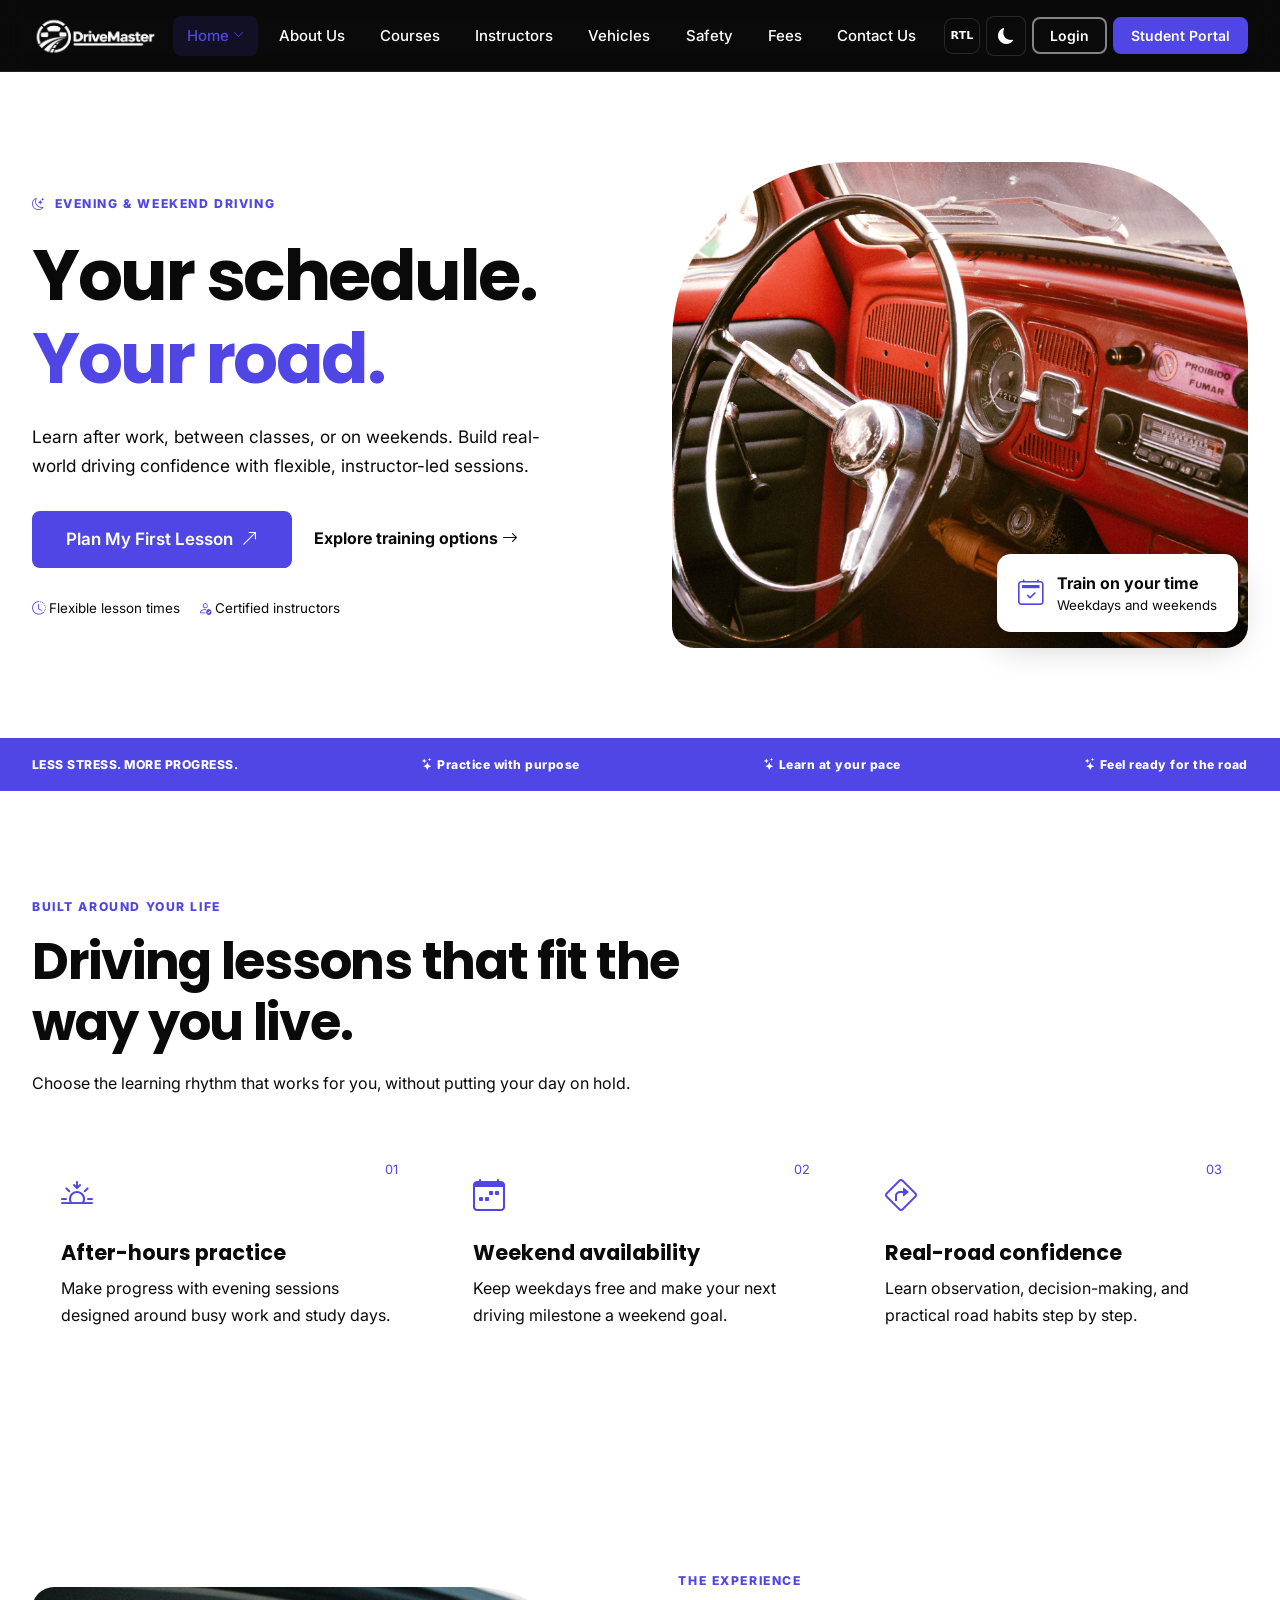
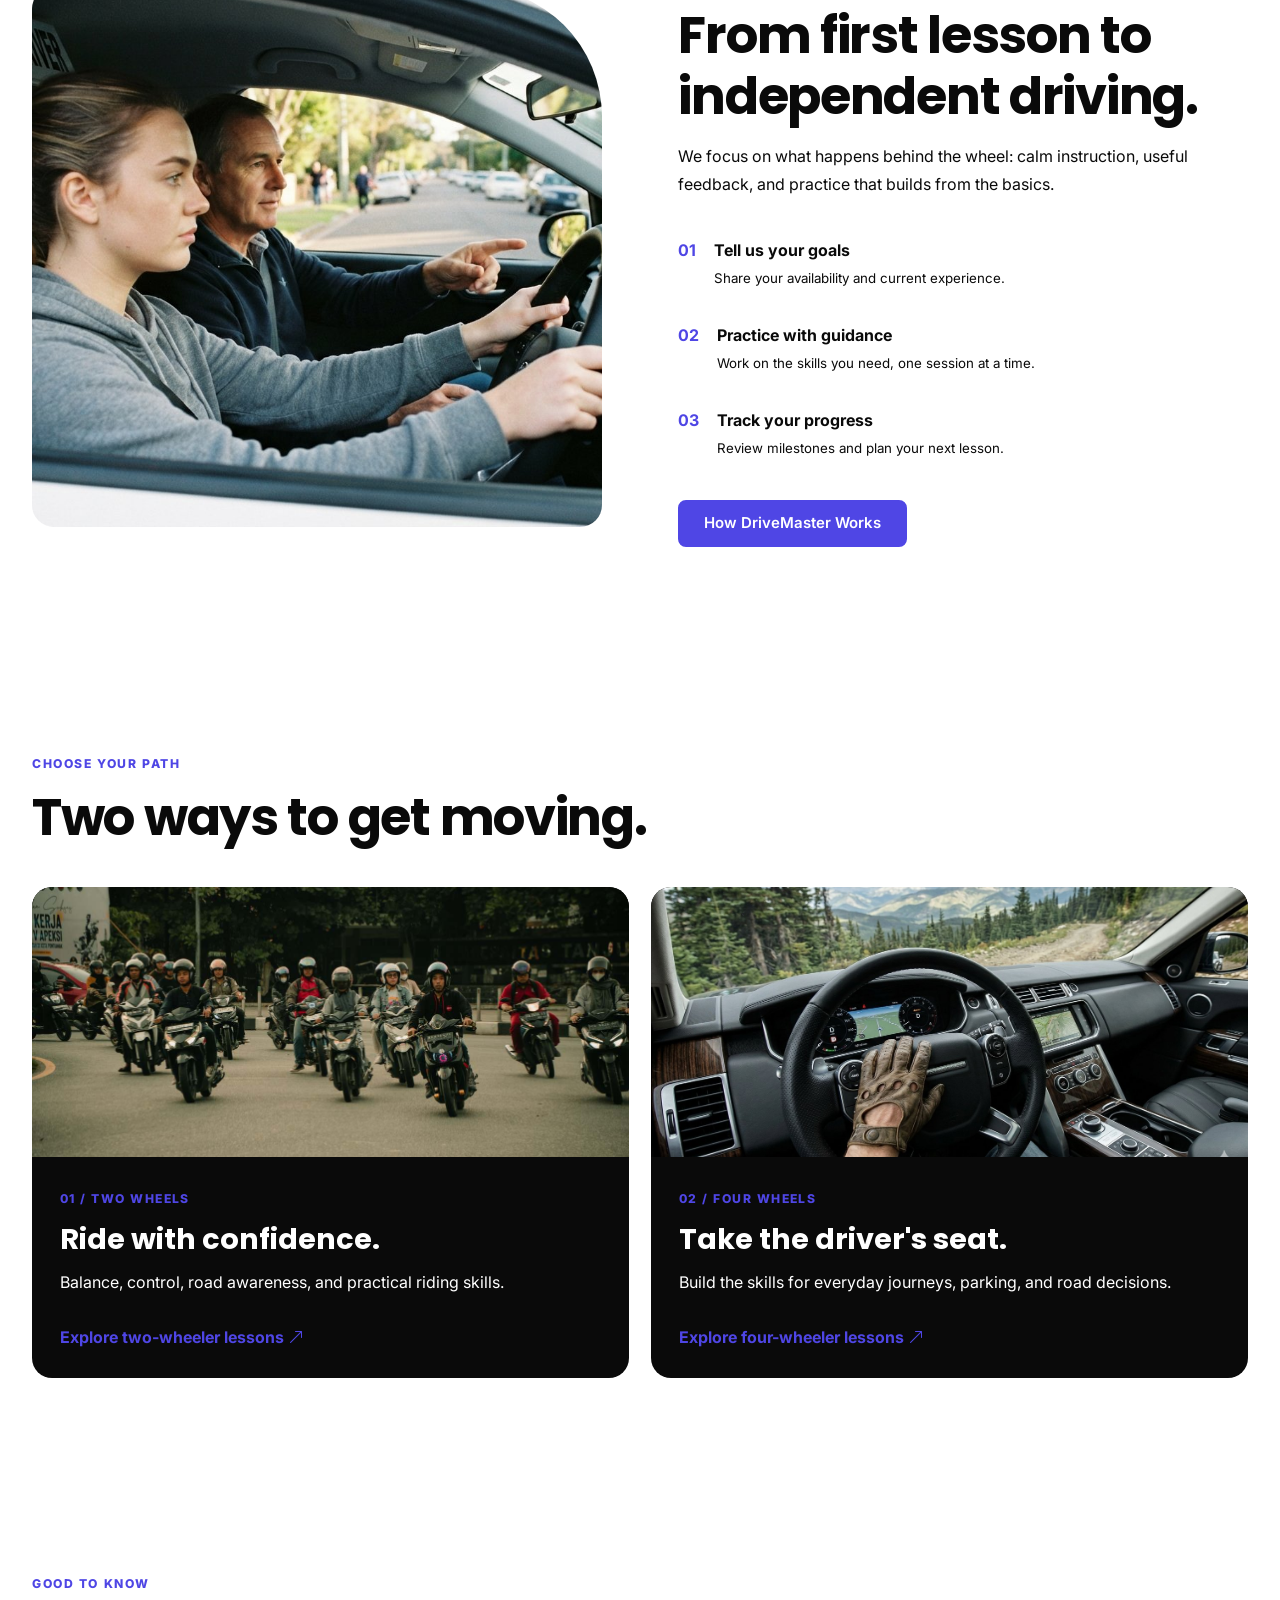
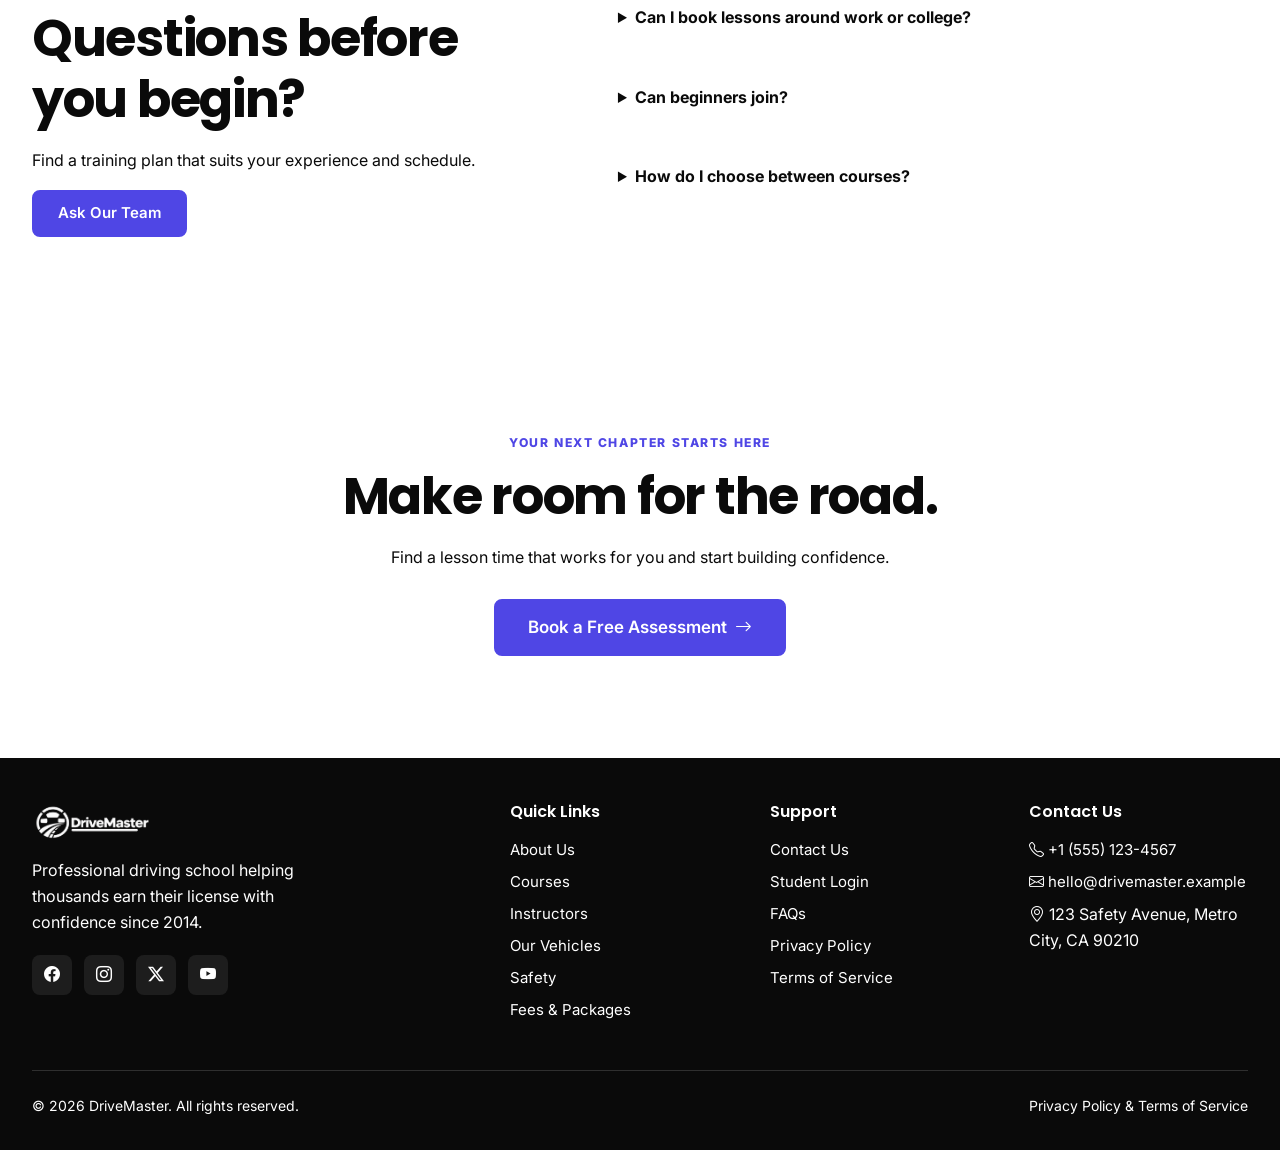
<file: index-night.html>
<!DOCTYPE html>

<html data-theme="light" lang="en">
<head><script>try{document.documentElement.setAttribute("data-theme",localStorage.getItem("drivemaster-theme")==="dark"?"dark":"light")}catch(e){document.documentElement.setAttribute("data-theme","light")}</script>
<link rel="icon" type="image/svg+xml" href="assets/images/favicon.svg">
<meta charset="utf-8"/>
<meta content="width=device-width, initial-scale=1.0" name="viewport"/>
<title>DriveMaster Night – Professional Driving School</title>
<meta content="Learn to drive with confidence. DriveMaster offers two-wheeler &amp; four-wheeler courses with certified instructors, high pass rates, and flexible lesson booking." name="description"/>
<meta content="driving school, learn to drive, license training, driving lessons, two-wheeler, four-wheeler" name="keywords"/>
<meta content="DriveMaster" name="author"/>
<link href="https://example.com/" rel="canonical"/>
<!-- Open Graph -->
<meta content="DriveMaster – Professional Driving School" property="og:title"/>
<meta content="High pass rates, certified instructors, flexible scheduling. Start your driving journey today." property="og:description"/>
<meta content="website" property="og:type"/>
<meta content="https://example.com/" property="og:url"/>
<!-- Fonts -->
<link href="https://fonts.googleapis.com" rel="preconnect"/>
<link crossorigin="" href="https://fonts.gstatic.com" rel="preconnect"/>
<link href="https://fonts.googleapis.com/css2?family=Inter:wght@400;500;600;700&amp;family=Poppins:wght@600;700;800&amp;display=swap" rel="stylesheet"/>
<!-- Icons -->
<link href="https://cdn.jsdelivr.net/npm/bootstrap-icons@1.11.3/font/bootstrap-icons.min.css" rel="stylesheet"/>
<!-- Styles -->
<link href="assets/css/style.css" rel="stylesheet"/>
<link href="assets/css/dark-mode.css" rel="stylesheet"/>
<link href="assets/css/rtl.css" rel="stylesheet"/>
<!-- Structured Data -->
<script type="application/ld+json">
  {
    "@context": "https://schema.org",
    "@type": "DrivingSchool",
    "name": "DriveMaster",
    "description": "Professional driving school offering two-wheeler and four-wheeler license training.",
    "url": "https://example.com",
    "telephone": "+1-555-123-4567",
    "address": {
      "@type": "PostalAddress",
      "streetAddress": "123 Safety Avenue",
      "addressLocality": "Metro City",
      "addressRegion": "CA",
      "postalCode": "90210",
      "addressCountry": "US"
    },
    "aggregateRating": {
      "@type": "AggregateRating",
      "ratingValue": "4.9",
      "reviewCount": "1280"
    }
  }
  </script>
<link rel="stylesheet" href="assets/css/dm-enhancements.css">
</head>
<body class="home-night">
<!-- Header -->
<header class="header">
<div class="container header-inner">
<a class="logo" href="index.html"><img alt="DriveMaster" class="logo-img" src="assets/images/logo-1.png"/></a>
<nav aria-label="Main navigation" class="nav">
<div class="nav-item-dropdown">
<a class="nav-link active" href="index-night.html">Home <i class="bi bi-chevron-down" style="font-size:0.7rem;"></i></a>
<div class="nav-dropdown">
<a class="" href="index.html">Home 1 (Main)</a>
<a class="active" href="index-night.html">Home 2 (Night)</a>
</div>
</div>
<a class="nav-link" href="about.html">About Us </a>
<a class="nav-link" href="courses.html">Courses</a>
<a class="nav-link" href="instructors.html">Instructors</a>
<a class="nav-link" href="vehicles.html">Vehicles</a><a class="nav-link" href="safety.html">Safety</a>
<a class="nav-link" href="fees.html">Fees</a>
<a class="nav-link" href="contact.html">Contact Us</a>
</nav>
<div class="header-actions">
<button type="button" class="dm-rtl-toggle" data-rtl-toggle aria-label="Switch to right-to-left layout" aria-pressed="false" title="Switch to RTL"><i class="bi bi-text-paragraph" aria-hidden="true"></i></button>
<button aria-label="Toggle dark mode" class="theme-toggle" data-theme-toggle="">
<i class="bi bi-sun-fill icon-sun"></i>
<i class="bi bi-moon-fill icon-moon"></i>
</button>
<a class="btn btn-outline btn-sm lg:flex" href="login.html" style="display:none;">Login</a>
<a class="btn btn-primary btn-sm" href="login.html">Student Portal</a>
<button aria-label="Open menu" class="mobile-menu-btn" data-mobile-menu-open="">
<i class="bi bi-list" style="font-size:1.5rem;"></i>
</button>
</div>
</div>
</header>
<!-- Mobile Nav -->
<div class="mobile-nav" data-mobile-nav="">
<div class="mobile-nav-header">
<a class="logo" href="index.html"><img alt="DriveMaster" class="logo-img" src="assets/images/logo.png"/></a>
<button aria-label="Close menu" class="btn btn-ghost btn-icon" data-mobile-menu-close="">
<i class="bi bi-x-lg" style="font-size:1.25rem;"></i>
</button>
</div>
<nav class="mobile-nav-links">
<a class="active" href="index.html">Home</a>
<div class="mobile-nav-dropdown">
<a class="" href="index.html">Home 1 (Main)</a>
<a class="active" href="index-night.html">Home 2 (Night)</a>
</div>
<a href="about.html">About Us</a>
<a href="courses.html">Courses</a>
<a href="instructors.html">Instructors</a>
<a href="vehicles.html">Vehicles</a><a class="" href="safety.html">Safety</a>
<a href="fees.html">Fees</a>
<a href="contact.html">Contact Us</a>
<a class="btn btn-primary" href="login.html" style="margin-top:1rem;">Student Portal</a>
</nav>
</div>
<main class="night-v2">
<section class="n2-hero"><div class="container n2-hero-grid"><div class="n2-hero-copy"><span class="n2-eyebrow"><i class="bi bi-moon-stars"></i> EVENING & WEEKEND DRIVING</span><h1>Your schedule.<br><em>Your road.</em></h1><p>Learn after work, between classes, or on weekends. Build real-world driving confidence with flexible, instructor-led sessions.</p><div class="n2-actions"><a class="btn btn-primary btn-lg" href="contact.html">Plan My First Lesson <i class="bi bi-arrow-up-right"></i></a><a class="n2-text-link" href="courses.html">Explore training options <i class="bi bi-arrow-right"></i></a></div><div class="n2-proof"><span><i class="bi bi-clock-history"></i> Flexible lesson times</span><span><i class="bi bi-person-check"></i> Certified instructors</span></div></div><div class="n2-hero-visual"><img src="assets/images/home-night.jpg" alt="Driving training during the evening"><div class="n2-floating"><i class="bi bi-calendar2-check"></i><div><strong>Train on your time</strong><small>Weekdays and weekends</small></div></div></div></div></section>
<section class="n2-ticker"><div class="container n2-ticker-inner"><span>LESS STRESS. MORE PROGRESS.</span><span><i class="bi bi-stars"></i> Practice with purpose</span><span><i class="bi bi-stars"></i> Learn at your pace</span><span><i class="bi bi-stars"></i> Feel ready for the road</span></div></section>
<section class="n2-section"><div class="container"><div class="n2-heading"><span class="n2-kicker">BUILT AROUND YOUR LIFE</span><h2>Driving lessons that fit the way you live.</h2><p>Choose the learning rhythm that works for you, without putting your day on hold.</p></div><div class="n2-benefits"><article><span class="n2-number">01</span><i class="bi bi-sunset"></i><h3>After-hours practice</h3><p>Make progress with evening sessions designed around busy work and study days.</p></article><article><span class="n2-number">02</span><i class="bi bi-calendar-week"></i><h3>Weekend availability</h3><p>Keep weekdays free and make your next driving milestone a weekend goal.</p></article><article><span class="n2-number">03</span><i class="bi bi-sign-turn-right"></i><h3>Real-road confidence</h3><p>Learn observation, decision-making, and practical road habits step by step.</p></article></div></div></section>
<section class="n2-split"><div class="container n2-split-grid"><div class="n2-split-image"><img src="assets/images/instructor-lesson.jpeg" alt="Instructor guiding a learner in a vehicle"></div><div class="n2-split-copy"><span class="n2-kicker">THE EXPERIENCE</span><h2>From first lesson to independent driving.</h2><p>We focus on what happens behind the wheel: calm instruction, useful feedback, and practice that builds from the basics.</p><div class="n2-steps"><div><b>01</b><span><strong>Tell us your goals</strong><small>Share your availability and current experience.</small></span></div><div><b>02</b><span><strong>Practice with guidance</strong><small>Work on the skills you need, one session at a time.</small></span></div><div><b>03</b><span><strong>Track your progress</strong><small>Review milestones and plan your next lesson.</small></span></div></div><a class="btn btn-primary" href="about.html">How DriveMaster Works</a></div></div></section>
<section class="n2-section n2-paths"><div class="container"><div class="n2-heading"><span class="n2-kicker">CHOOSE YOUR PATH</span><h2>Two ways to get moving.</h2></div><div class="n2-path-grid"><article><img src="assets/images/course-two-wheeler.jpg" alt="Two-wheeler training"><div><span>01 / TWO WHEELS</span><h3>Ride with confidence.</h3><p>Balance, control, road awareness, and practical riding skills.</p><a href="courses.html">Explore two-wheeler lessons <i class="bi bi-arrow-up-right"></i></a></div></article><article><img src="assets/images/wheeler.jpeg" alt="Four-wheeler training"><div><span>02 / FOUR WHEELS</span><h3>Take the driver's seat.</h3><p>Build the skills for everyday journeys, parking, and road decisions.</p><a href="courses.html">Explore four-wheeler lessons <i class="bi bi-arrow-up-right"></i></a></div></article></div></div></section>
<section class="n2-faq"><div class="container n2-faq-grid"><div><span class="n2-kicker">GOOD TO KNOW</span><h2>Questions before you begin?</h2><p>Find a training plan that suits your experience and schedule.</p><a class="btn btn-primary" href="contact.html">Ask Our Team</a></div><div class="n2-faq-list"><details><summary>Can I book lessons around work or college?</summary><p>Contact our team with your preferred days and times to discuss available sessions.</p></details><details><summary>Can beginners join?</summary><p>Yes. Our training paths are designed to help learners build their skills progressively.</p></details><details><summary>How do I choose between courses?</summary><p>Explore the two-wheeler and four-wheeler options or ask us about your goals.</p></details></div></div></section>
<section class="n2-final"><div class="container"><span class="n2-kicker">YOUR NEXT CHAPTER STARTS HERE</span><h2>Make room for the road.</h2><p>Find a lesson time that works for you and start building confidence.</p><a class="btn btn-primary btn-lg" href="contact.html">Book a Free Assessment <i class="bi bi-arrow-right"></i></a></div></section>
</main>
<!-- Footer -->
<footer class="footer">
<div class="container">
<div class="footer-grid">
<div class="footer-brand">
<a class="logo" href="index.html"><img alt="DriveMaster" class="logo-img" src="assets/images/logo-1.png"/></a>
<p class="footer-desc">Professional driving school helping thousands earn their license with confidence since 2014.</p>
<div class="footer-social">
<a aria-label="Facebook" href="#"><i class="bi bi-facebook"></i></a>
<a aria-label="Instagram" href="#"><i class="bi bi-instagram"></i></a>
<a aria-label="Twitter" href="#"><i class="bi bi-twitter-x"></i></a>
<a aria-label="YouTube" href="#"><i class="bi bi-youtube"></i></a>
</div>
</div>
<div>
<h4 class="footer-title">Quick Links</h4>
<nav class="footer-links">
<a href="about.html">About Us</a>
<a href="courses.html">Courses</a>
<a href="instructors.html">Instructors</a>
<a href="vehicles.html">Our Vehicles</a><a class="" href="safety.html">Safety</a>
<a href="fees.html">Fees &amp; Packages</a>
</nav>
</div>
<div>
<h4 class="footer-title">Support</h4>
<nav class="footer-links">
<a href="contact.html">Contact Us</a>
<a href="login.html">Student Login</a>
<a href="faq.html">FAQs</a>
<a href="privacy.html">Privacy Policy</a>
<a href="terms.html">Terms of Service</a>
</nav>
</div>
<div>
<h4 class="footer-title">Contact Us</h4>
<nav class="footer-links">
<a href="tel:+15551234567"><i class="bi bi-telephone"></i> +1 (555) 123-4567</a>
<a href="mailto:hello@drivemaster.example"><i class="bi bi-envelope"></i> hello@drivemaster.example</a>
<span><i class="bi bi-geo-alt"></i> 123 Safety Avenue, Metro City, CA 90210</span>
</nav>
</div>
</div>
<div class="footer-bottom">
<span>© 2026 DriveMaster. All rights reserved.</span>
<span>Privacy Policy &amp; Terms of Service</span>
</div>
</div>
</footer>
<script src="assets/js/main.js"></script>
<script src="assets/js/dm-enhancements.js"></script>
<script>
(function(){
 const root=document.querySelector('.night-v2');
 if(!root || !('IntersectionObserver' in window) || window.matchMedia('(prefers-reduced-motion: reduce)').matches)return;
 const targets=root.querySelectorAll('.n2-heading,.n2-benefits article,.n2-split-image,.n2-split-copy,.n2-path-grid article,.n2-faq-grid>div,.n2-final .container');
 const io=new IntersectionObserver(entries=>entries.forEach(e=>{if(e.isIntersecting){e.target.classList.add('n2-visible');io.unobserve(e.target)}}),{threshold:0.08,rootMargin:'0px 0px -20px 0px'});
 targets.forEach(el=>{el.classList.add('n2-reveal');io.observe(el)});
 root.classList.add('n2-motion-ready');
})();
</script>
</body>
</html>
</file>
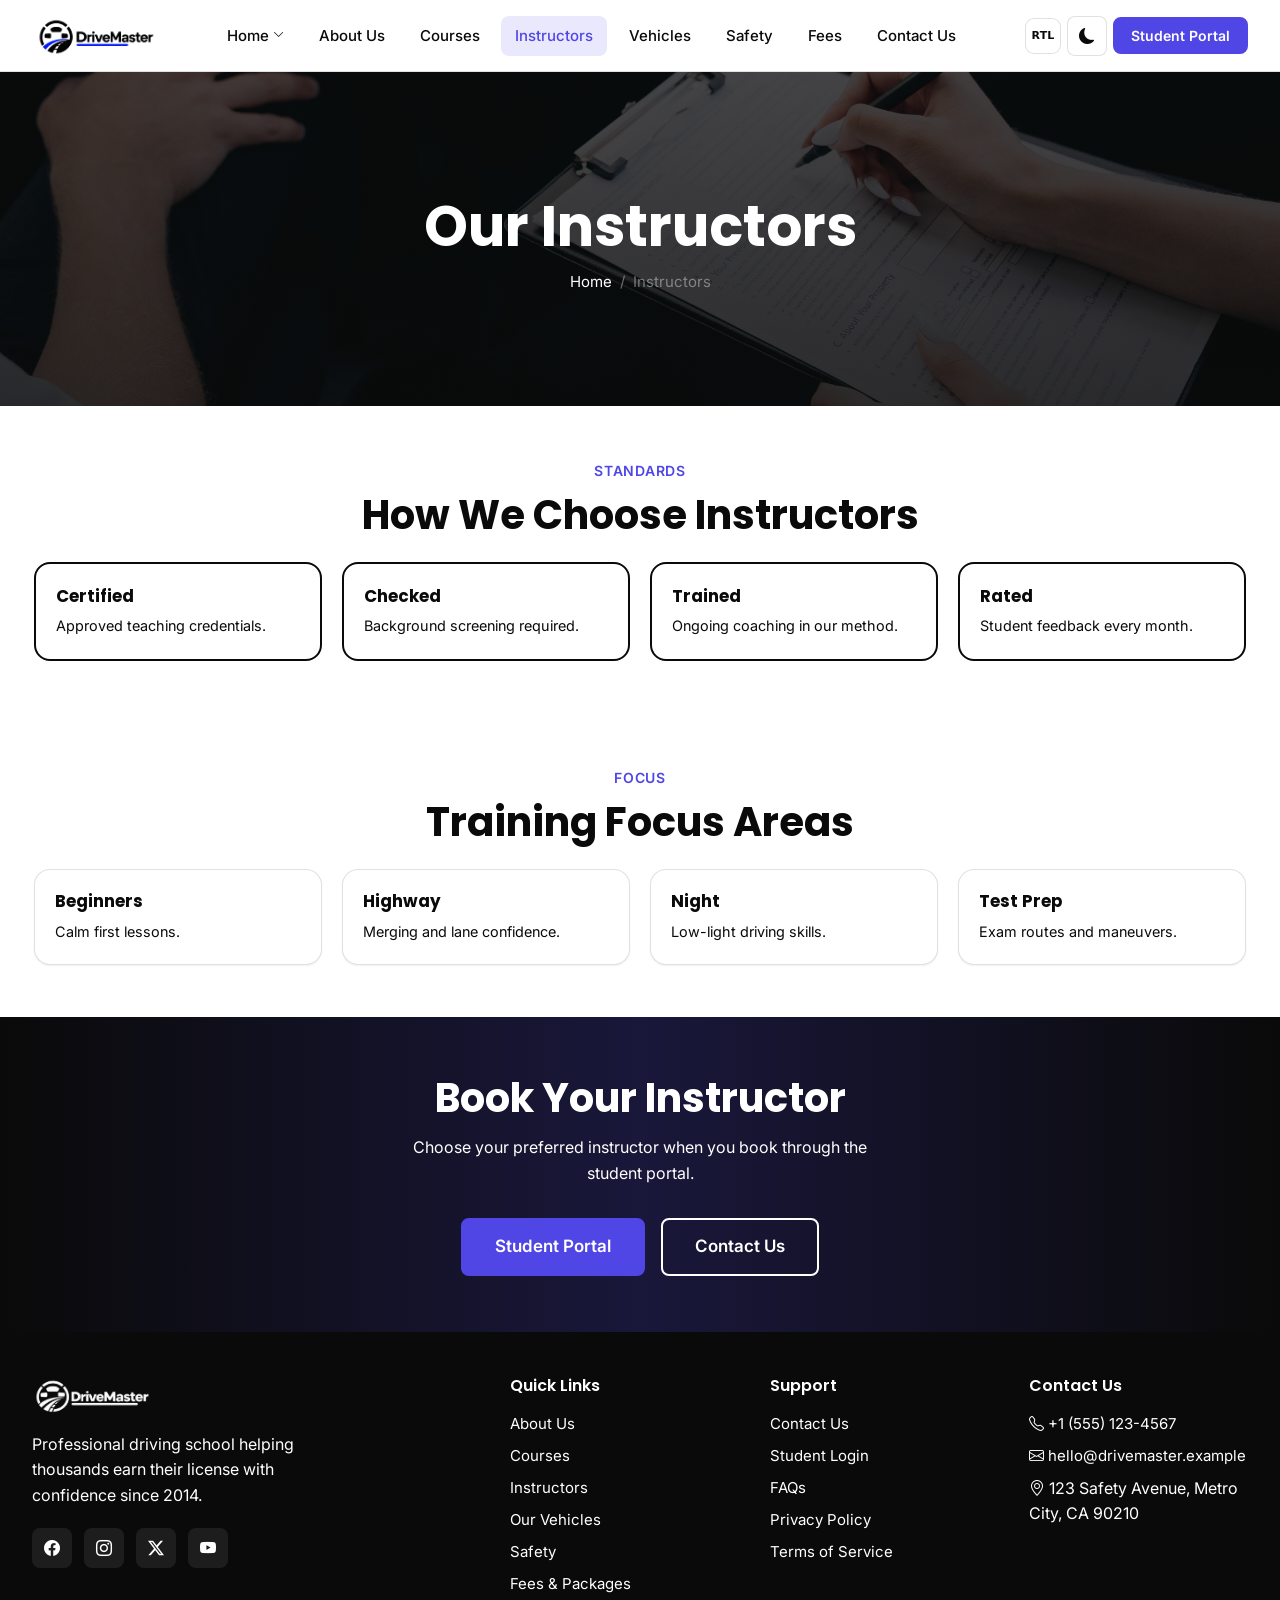
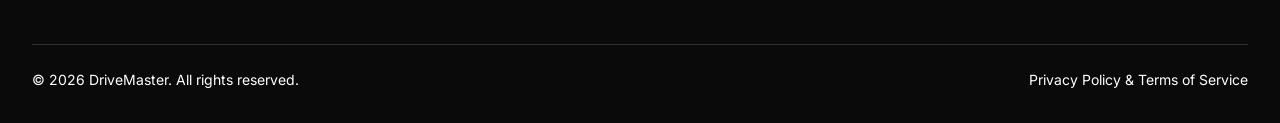
<file: instructors.html>
<!DOCTYPE html>

<html data-theme="light" lang="en">
<head>
<link href="assets/images/favicon.svg" rel="icon" type="image/svg+xml"/>
<meta charset="utf-8"/>
<meta content="width=device-width, initial-scale=1.0" name="viewport"/>
<title>Our Instructors – Certified Driving Teachers | DriveMaster</title>
<meta content="Meet DriveMaster's certified instructors. Experienced, patient, and specialized in two-wheeler and four-wheeler training." name="description"/>
<link href="https://fonts.googleapis.com" rel="preconnect">
<link crossorigin="" href="https://fonts.gstatic.com" rel="preconnect"/>
<link href="https://fonts.googleapis.com/css2?family=Inter:wght@400;500;600;700&amp;family=Poppins:wght@600;700;800&amp;display=swap" rel="stylesheet"/>
<link href="https://cdn.jsdelivr.net/npm/bootstrap-icons@1.11.3/font/bootstrap-icons.min.css" rel="stylesheet"/>
<link href="assets/css/style.css" rel="stylesheet"/>
<link href="assets/css/dark-mode.css" rel="stylesheet"/>
<link href="assets/css/rtl.css" rel="stylesheet"/>
<link href="assets/css/dm-enhancements.css" rel="stylesheet"/>
</link></head>
<body class="instructors-page">
<header class="header">
<div class="container header-inner">
<a class="logo" href="index.html"><img alt="DriveMaster" class="logo-img" src="assets/images/logo.png"/></a>
<nav class="nav">
<div class="nav-item-dropdown">
<a class="nav-link" href="index.html">Home <i class="bi bi-chevron-down" style="font-size:0.7rem;"></i></a>
<div class="nav-dropdown">
<a class="" href="index.html">Home 1 (Main)</a>
<a class="" href="index-night.html">Home 2 (Night)</a>
</div>
</div>
<a class="nav-link" href="about.html">About Us</a>
<a class="nav-link" href="courses.html">Courses</a>
<a class="nav-link active" href="instructors.html">Instructors</a>
<a class="nav-link" href="vehicles.html">Vehicles</a><a class="nav-link" href="safety.html">Safety</a>
<a class="nav-link" href="fees.html">Fees</a>
<a class="nav-link" href="contact.html">Contact Us</a>
</nav>
<div class="header-actions">
<button aria-label="Switch to right-to-left layout" aria-pressed="false" class="dm-rtl-toggle" data-rtl-toggle="" title="Switch to RTL" type="button"><i aria-hidden="true" class="bi bi-text-paragraph"></i></button>
<button aria-label="Toggle dark mode" class="theme-toggle" data-theme-toggle=""><i class="bi bi-sun-fill icon-sun"></i><i class="bi bi-moon-fill icon-moon"></i></button>
<a class="btn btn-primary btn-sm" href="login.html">Student Portal</a>
<button aria-label="Open menu" class="mobile-menu-btn" data-mobile-menu-open=""><i class="bi bi-list" style="font-size:1.5rem;"></i></button>
</div>
</div>
</header>
<div class="mobile-nav" data-mobile-nav="">
<div class="mobile-nav-header">
<a class="logo" href="index.html"><img alt="DriveMaster" class="logo-img" src="assets/images/logo.png"/></a>
<button class="btn btn-ghost btn-icon" data-mobile-menu-close=""><i class="bi bi-x-lg"></i></button>
</div>
<nav class="mobile-nav-links">
<a class="" href="index.html">Home</a>
<div class="mobile-nav-dropdown">
<a class="" href="index.html">Home 1 (Main)</a>
<a class="" href="index-night.html">Home 2 (Night)</a>
</div><a href="about.html">About</a><a href="courses.html">Courses</a>
<a class="active" href="instructors.html">Instructors</a><a href="vehicles.html">Vehicles</a><a class="" href="safety.html">Safety</a><a href="fees.html">Fees</a>
<a href="contact.html">Contact</a><a class="btn btn-primary" href="login.html" style="margin-top:1rem;">Student Portal</a>
</nav>
</div>
<main>
<section class="page-header">
<div class="container">
<h1>Our Instructors</h1>
<nav class="breadcrumb"><a href="index.html">Home</a><span>/</span><span>Instructors</span></nav>
</div>
</section>

<section class="section bg-secondary">
<div class="container">
<div class="section-header"><span class="section-label">Standards</span><h2 class="section-title">How We Choose Instructors</h2></div>
<div class="features-grid is-4 section-cards-border">
<div class="card"><div class="card-body"><h3>Certified</h3><p>Approved teaching credentials.</p></div></div>
<div class="card"><div class="card-body"><h3>Checked</h3><p>Background screening required.</p></div></div>
<div class="card"><div class="card-body"><h3>Trained</h3><p>Ongoing coaching in our method.</p></div></div>
<div class="card"><div class="card-body"><h3>Rated</h3><p>Student feedback every month.</p></div></div>
</div>
</div>
</section><section class="section">
<div class="container">
<div class="section-header"><span class="section-label">Focus</span><h2 class="section-title">Training Focus Areas</h2></div>
<div class="features-grid is-4 section-cards-soft">
<div class="card"><div class="card-body"><h3>Beginners</h3><p>Calm first lessons.</p></div></div>
<div class="card"><div class="card-body"><h3>Highway</h3><p>Merging and lane confidence.</p></div></div>
<div class="card"><div class="card-body"><h3>Night</h3><p>Low-light driving skills.</p></div></div>
<div class="card"><div class="card-body"><h3>Test Prep</h3><p>Exam routes and maneuvers.</p></div></div>
</div>
</div>
</section><section class="cta-section anim-fade-up">
<div class="container">
<h2>Book Your Instructor</h2>
<p>Choose your preferred instructor when you book through the student portal.</p>
<div style="display:flex;flex-wrap:wrap;gap:1rem;justify-content:center;">
<a class="btn btn-primary btn-lg" href="login.html">Student Portal</a>
<a class="btn btn-outline btn-lg" href="contact.html">Contact Us</a>
</div>
</div>
</section></main>
<!-- Footer -->



<footer class="footer">
<div class="container">
<div class="footer-grid">
<div class="footer-brand">
<a class="logo" href="index.html"><img alt="DriveMaster" class="logo-img" src="assets/images/logo-1.png"/></a>
<p class="footer-desc">Professional driving school helping thousands earn their license with confidence since 2014.</p>
<div class="footer-social">
<a aria-label="Facebook" href="#"><i class="bi bi-facebook"></i></a>
<a aria-label="Instagram" href="#"><i class="bi bi-instagram"></i></a>
<a aria-label="Twitter" href="#"><i class="bi bi-twitter-x"></i></a>
<a aria-label="YouTube" href="#"><i class="bi bi-youtube"></i></a>
</div>
</div>
<div>
<h4 class="footer-title">Quick Links</h4>
<nav class="footer-links">
<a href="about.html">About Us</a>
<a href="courses.html">Courses</a>
<a href="instructors.html">Instructors</a>
<a href="vehicles.html">Our Vehicles</a><a class="" href="safety.html">Safety</a>
<a href="fees.html">Fees &amp; Packages</a>
</nav>
</div>
<div>
<h4 class="footer-title">Support</h4>
<nav class="footer-links">
<a href="contact.html">Contact Us</a>
<a href="login.html">Student Login</a>
<a href="faq.html">FAQs</a>
<a href="privacy.html">Privacy Policy</a>
<a href="terms.html">Terms of Service</a>
</nav>
</div>
<div>
<h4 class="footer-title">Contact Us</h4>
<nav class="footer-links">
<a href="tel:+15551234567"><i class="bi bi-telephone"></i> +1 (555) 123-4567</a>
<a href="mailto:hello@drivemaster.example"><i class="bi bi-envelope"></i> hello@drivemaster.example</a>
<span><i class="bi bi-geo-alt"></i> 123 Safety Avenue, Metro City, CA 90210</span>
</nav>
</div>
</div>
<div class="footer-bottom">
<span>© 2026 DriveMaster. All rights reserved.</span>
<span>Privacy Policy &amp; Terms of Service</span>
</div>
</div>
</footer>
<script src="assets/js/main.js"></script>
<script src="assets/js/dm-enhancements.js"></script>
</body>
</html>
</file>
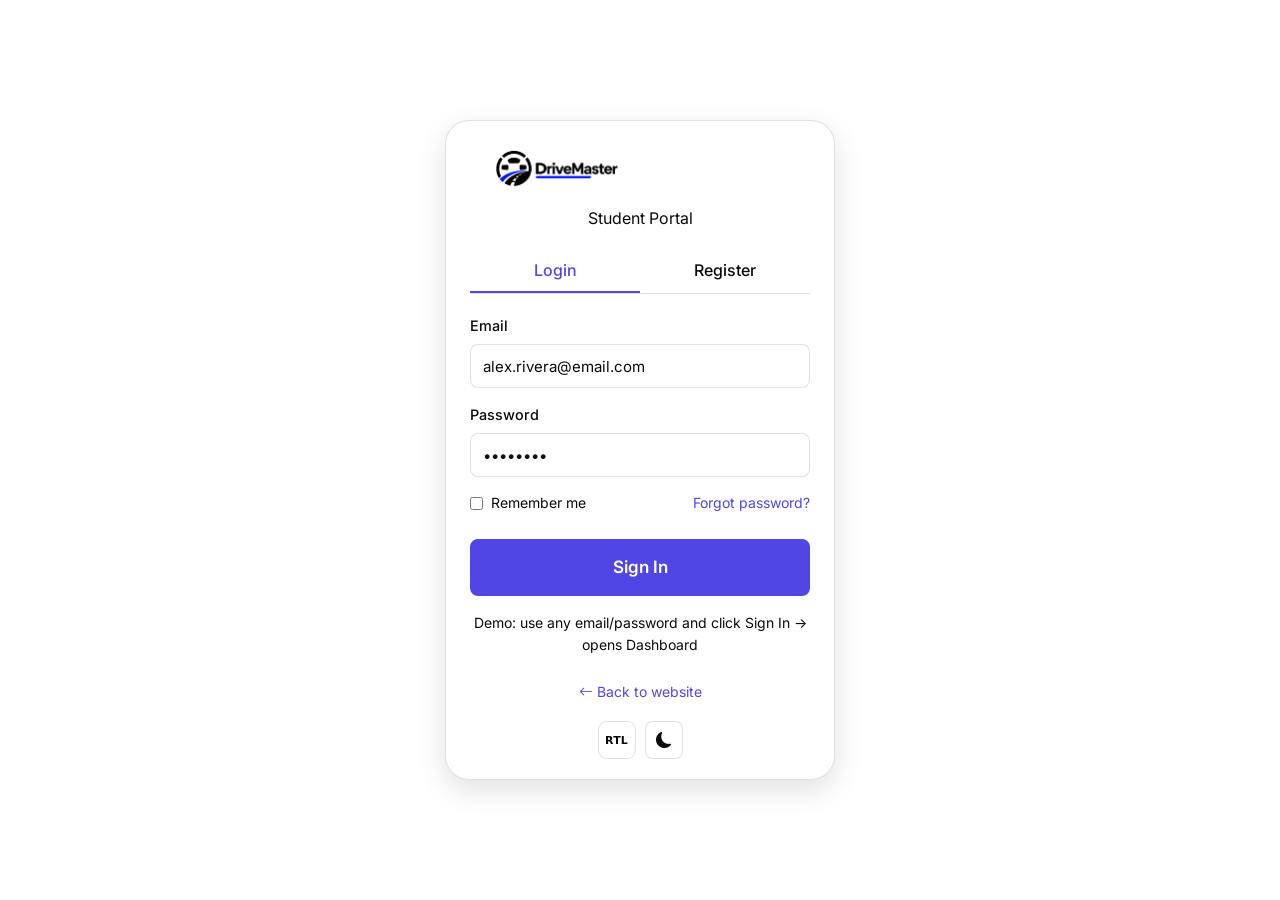
<file: login.html>
<!DOCTYPE html>

<html data-theme="light" lang="en" dir="ltr">
<head><script>try{document.documentElement.dir=localStorage.getItem('drivemaster-direction')==='rtl'?'rtl':'ltr'}catch(e){document.documentElement.dir='ltr'}</script>
<link rel="icon" type="image/svg+xml" href="assets/images/favicon.svg">
<meta charset="utf-8"/>
<meta content="width=device-width, initial-scale=1.0" name="viewport"/>
<title>Student Login / Register – DriveMaster Portal</title>
<meta content="Log in to your DriveMaster student portal to book lessons, track hours, and view instructor feedback." name="description"/>
<link href="https://fonts.googleapis.com" rel="preconnect"/>
<link crossorigin="" href="https://fonts.gstatic.com" rel="preconnect"/>
<link href="https://fonts.googleapis.com/css2?family=Inter:wght@400;500;600;700&amp;family=Poppins:wght@600;700;800&amp;display=swap" rel="stylesheet"/>
<link href="https://cdn.jsdelivr.net/npm/bootstrap-icons@1.11.3/font/bootstrap-icons.min.css" rel="stylesheet"/>
<link href="assets/css/style.css" rel="stylesheet"/>
<link href="assets/css/dark-mode.css" rel="stylesheet"/>
<link href="assets/css/rtl.css" rel="stylesheet"/>
<link rel="stylesheet" href="assets/css/dm-enhancements.css">
</head>
<body>
<div class="auth-page">
<div class="auth-card">
<div class="auth-header">
<a class="logo" href="index.html"><img alt="DriveMaster" class="logo-img" src="assets/images/logo.png"/></a>
<p style="color:var(--text-muted);margin:0;">Student Portal</p>
</div>
<div class="auth-tabs" role="tablist">
<button aria-selected="true" class="auth-tab active" data-auth-tab="login" role="tab" type="button">Login</button>
<button aria-selected="false" class="auth-tab" data-auth-tab="register" role="tab" type="button">Register</button>
</div>
<!-- Login Form -->
<form action="dashboard/index.html" id="login-form" method="GET">
<div class="form-group">
<label class="form-label" for="login-email">Email</label>
<input class="form-input" id="login-email" name="email" placeholder="you@email.com" required="" type="email" value="alex.rivera@email.com"/>
<div class="form-error"></div>
</div>
<div class="form-group">
<label class="form-label" for="login-password">Password</label>
<input class="form-input" id="login-password" minlength="6" name="password" placeholder="••••••••" required="" type="password" value="demo1234"/>
<div class="form-error"></div>
</div>
<div style="display:flex;justify-content:space-between;align-items:center;margin-bottom:1.5rem;font-size:0.875rem;">
<label style="display:flex;align-items:center;gap:0.5rem;cursor:pointer;">
<input name="remember" type="checkbox"/> Remember me
          </label>
<a href="#">Forgot password?</a>
</div>
<button class="btn btn-primary w-full btn-lg" type="submit">Sign In</button>
<p style="text-align:center;margin-top:1rem;font-size:0.875rem;color:var(--text-muted);">
          Demo: use any email/password and click Sign In → opens Dashboard
        </p>
</form>
<!-- Register Form (hidden by default) -->
<form action="#" id="register-form" method="POST" style="display:none;">
<div class="form-group">
<label class="form-label" for="reg-name">Full Name</label>
<input class="form-input" id="reg-name" name="name" placeholder="Your full name" required="" type="text"/>
<div class="form-error"></div>
</div>
<div class="form-group">
<label class="form-label" for="reg-email">Email</label>
<input class="form-input" id="reg-email" name="email" placeholder="you@email.com" required="" type="email"/>
<div class="form-error"></div>
</div>
<div class="form-group">
<label class="form-label" for="reg-phone">Phone</label>
<input class="form-input" id="reg-phone" name="phone" placeholder="+1 (555) 000-0000" type="tel"/>
</div>
<div class="form-group">
<label class="form-label" for="reg-password">Password</label>
<input class="form-input" id="reg-password" minlength="6" name="password" placeholder="Min. 6 characters" required="" type="password"/>
<div class="form-error"></div>
</div>
<div class="form-group">
<label class="form-label" for="reg-course">Interested Course</label>
<select class="form-select" id="reg-course" name="course">
<option value="">Select...</option>
<option>Four-Wheeler</option>
<option>Two-Wheeler</option>
<option>Not sure yet</option>
</select>
</div>
<button class="btn btn-primary w-full btn-lg" type="submit">Create Account</button>
<div id="register-success" style="display:none;margin-top:1rem;padding:1rem;background:var(--accent-soft);color:var(--accent);border-radius:var(--radius);text-align:center;font-size:0.875rem;">
          Account created! Redirecting to dashboard...
        </div>
</form>
<p style="text-align:center;margin-top:1.5rem;font-size:0.875rem;">
<a href="index.html"><i class="bi bi-arrow-left"></i> Back to website</a>
</p>
<div class="auth-display-controls" role="group" aria-label="Display settings">
<button type="button" class="dm-rtl-toggle" data-rtl-toggle aria-label="Switch to right-to-left layout" aria-pressed="false" title="Switch to RTL"><i class="bi bi-text-paragraph" aria-hidden="true"></i></button>
<button aria-label="Toggle dark mode" class="theme-toggle" data-theme-toggle="">
<i class="bi bi-sun-fill icon-sun"></i>
<i class="bi bi-moon-fill icon-moon"></i>
</button>
</div>
</div>
</div>
<script src="assets/js/main.js"></script>
<script>
    // Tab switch: Login / Register
    document.querySelectorAll('[data-auth-tab]').forEach(tab => {
      tab.addEventListener('click', () => {
        document.querySelectorAll('[data-auth-tab]').forEach(t => {
          t.classList.remove('active');
          t.setAttribute('aria-selected', 'false');
        });
        tab.classList.add('active');
        tab.setAttribute('aria-selected', 'true');
        const isLogin = tab.dataset.authTab === 'login';
        document.getElementById('login-form').style.display = isLogin ? 'block' : 'none';
        document.getElementById('register-form').style.display = isLogin ? 'none' : 'block';
      });
    });

    // Login → always go to dashboard (demo: no real auth)
    document.getElementById('login-form').addEventListener('submit', function (e) {
      e.preventDefault();
      const email = document.getElementById('login-email').value.trim();
      const password = document.getElementById('login-password').value;
      if (!email || !password) {
        alert('Please enter email and password.');
        return;
      }
      // Demo: any credentials work → redirect to student dashboard
      window.location.href = 'dashboard/index.html';
    });

    // Register → show success then go to dashboard
    document.getElementById('register-form').addEventListener('submit', function (e) {
      e.preventDefault();
      const name = document.getElementById('reg-name').value.trim();
      const email = document.getElementById('reg-email').value.trim();
      const password = document.getElementById('reg-password').value;
      if (!name || !email || !password || password.length < 6) {
        alert('Please fill all required fields (password min 6 characters).');
        return;
      }
      const success = document.getElementById('register-success');
      if (success) success.style.display = 'block';
      setTimeout(function () {
        window.location.href = 'dashboard/index.html';
      }, 1200);
    });
  </script>
<script src="assets/js/dm-enhancements.js"></script>
</body>
</html>
</file>
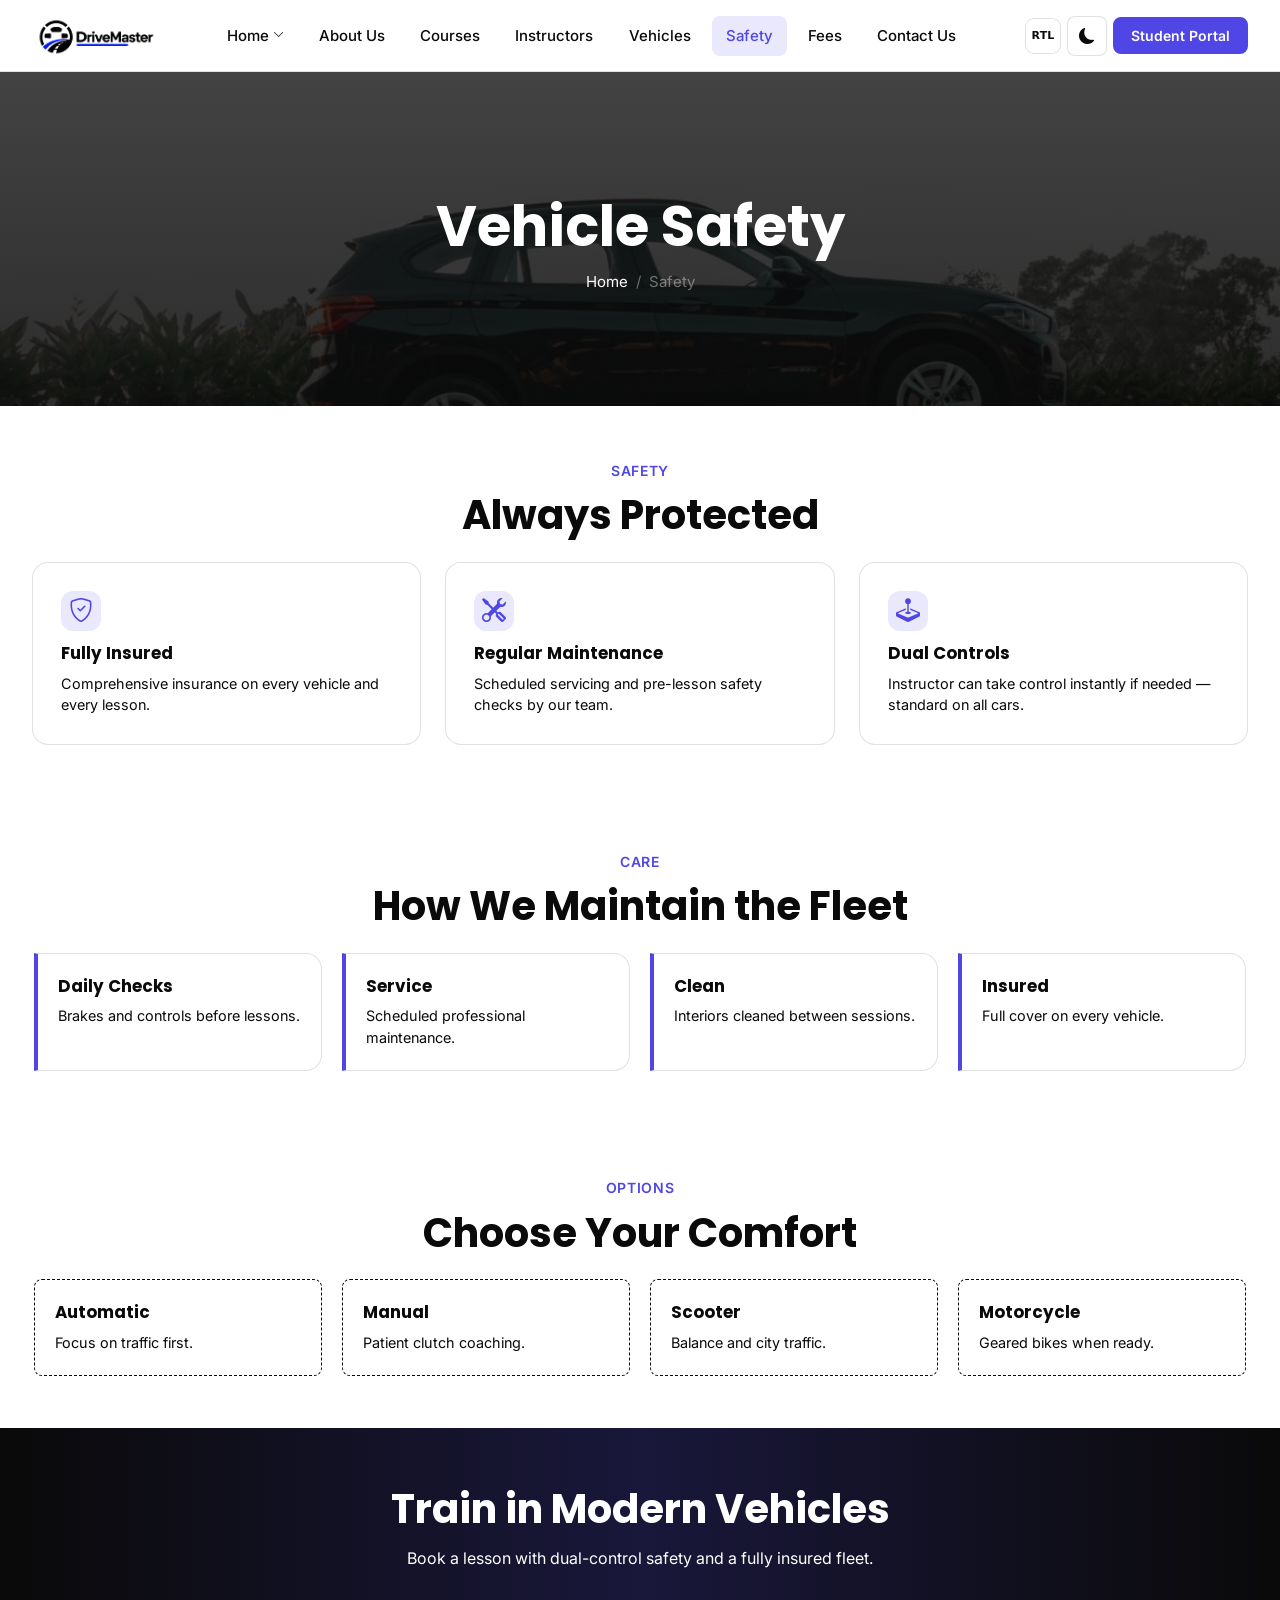
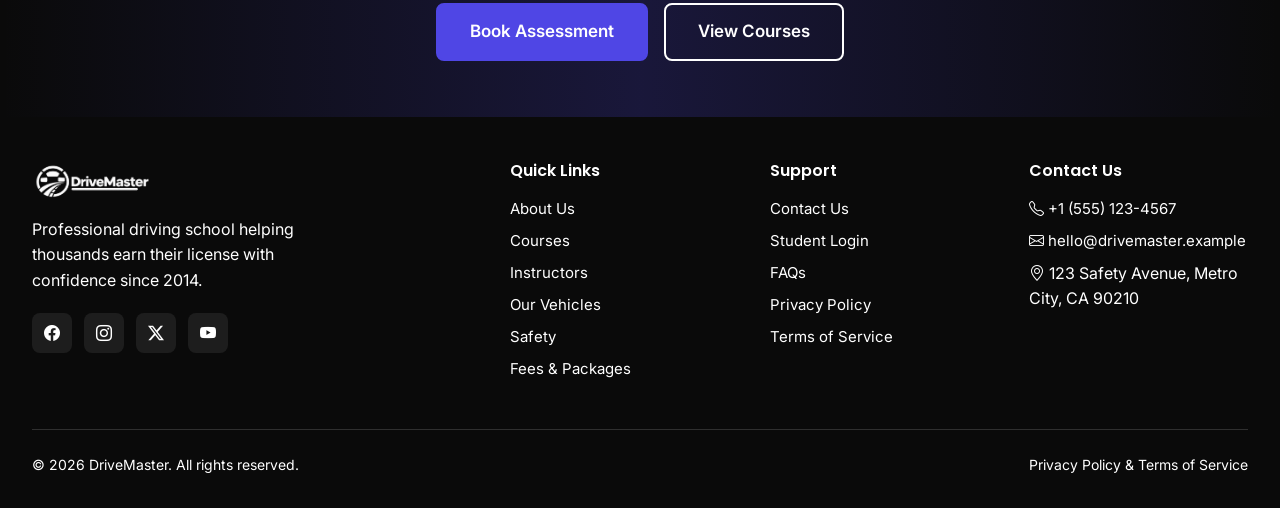
<file: safety.html>
<!DOCTYPE html>

<html data-theme="light" lang="en">
<head>
<link href="assets/images/favicon.svg" rel="icon" type="image/svg+xml"/>
<meta charset="utf-8"/>
<meta content="width=device-width, initial-scale=1.0" name="viewport"/>
<title>Vehicle Safety | DriveMaster</title>
<meta content="Train in modern, well-maintained dual-control cars and scooters. Automatic and manual options available at DriveMaster." name="description"/>
<link href="https://fonts.googleapis.com" rel="preconnect">
<link crossorigin="" href="https://fonts.gstatic.com" rel="preconnect"/>
<link href="https://fonts.googleapis.com/css2?family=Inter:wght@400;500;600;700&amp;family=Poppins:wght@600;700;800&amp;display=swap" rel="stylesheet"/>
<link href="https://cdn.jsdelivr.net/npm/bootstrap-icons@1.11.3/font/bootstrap-icons.min.css" rel="stylesheet"/>
<link href="assets/css/style.css" rel="stylesheet"/>
<link href="assets/css/dark-mode.css" rel="stylesheet"/>
<link href="assets/css/rtl.css" rel="stylesheet"/>
<link href="assets/css/dm-enhancements.css" rel="stylesheet"/>
</link></head>
<body class="vehicles-page">
<header class="header">
<div class="container header-inner">
<a class="logo" href="index.html"><img alt="DriveMaster" class="logo-img" src="assets/images/logo.png"/></a>
<nav class="nav">
<div class="nav-item-dropdown">
<a class="nav-link" href="index.html">Home <i class="bi bi-chevron-down" style="font-size:0.7rem;"></i></a>
<div class="nav-dropdown">
<a class="" href="index.html">Home 1 (Main)</a>
<a class="" href="index-night.html">Home 2 (Night)</a>
</div>
</div>
<a class="nav-link" href="about.html">About Us</a>
<a class="nav-link" href="courses.html">Courses</a>
<a class="nav-link" href="instructors.html">Instructors</a>
<a class="nav-link" href="vehicles.html">Vehicles</a><a class="nav-link active" href="safety.html">Safety</a>
<a class="nav-link" href="fees.html">Fees</a>
<a class="nav-link" href="contact.html">Contact Us</a>
</nav>
<div class="header-actions">
<button aria-label="Switch to right-to-left layout" aria-pressed="false" class="dm-rtl-toggle" data-rtl-toggle="" title="Switch to RTL" type="button"><i aria-hidden="true" class="bi bi-text-paragraph"></i></button>
<button aria-label="Toggle dark mode" class="theme-toggle" data-theme-toggle=""><i class="bi bi-sun-fill icon-sun"></i><i class="bi bi-moon-fill icon-moon"></i></button>
<a class="btn btn-primary btn-sm" href="login.html">Student Portal</a>
<button aria-label="Open menu" class="mobile-menu-btn" data-mobile-menu-open=""><i class="bi bi-list" style="font-size:1.5rem;"></i></button>
</div>
</div>
</header>
<div class="mobile-nav" data-mobile-nav="">
<div class="mobile-nav-header">
<a class="logo" href="index.html"><img alt="DriveMaster" class="logo-img" src="assets/images/logo.png"/></a>
<button class="btn btn-ghost btn-icon" data-mobile-menu-close=""><i class="bi bi-x-lg"></i></button>
</div>
<nav class="mobile-nav-links">
<a class="" href="index.html">Home</a>
<div class="mobile-nav-dropdown">
<a class="" href="index.html">Home 1 (Main)</a>
<a class="" href="index-night.html">Home 2 (Night)</a>
</div><a href="about.html">About</a><a href="courses.html">Courses</a>
<a href="instructors.html">Instructors</a><a href="vehicles.html">Vehicles</a><a class="active" href="safety.html">Safety</a><a href="fees.html">Fees</a>
<a href="contact.html">Contact</a><a class="btn btn-primary" href="login.html" style="margin-top:1rem;">Student Portal</a>
</nav>
</div>
<main><section class="page-header"><div class="container"><h1>Vehicle Safety</h1><nav class="breadcrumb"><a href="index.html">Home</a><span>/</span><span>Safety</span></nav></div></section><section class="section bg-secondary">
<div class="container">
<div class="section-header anim-fade-up">
<span class="section-label">Safety</span>
<h2 class="section-title">Always Protected</h2>
</div>
<div class="features-grid safety-benefit-grid">
<div class="card anim-fade-up"><div class="card-body"><div class="card-icon"><i class="bi bi-shield-check"></i></div><h3 style="margin-bottom:0.5rem;">Fully Insured</h3><p style="margin:0;">Comprehensive insurance on every vehicle and every lesson.</p></div></div>
<div class="card anim-fade-up"><div class="card-body"><div class="card-icon" style="background:var(--accent-soft);color:var(--accent)"><i class="bi bi-tools"></i></div><h3 style="margin-bottom:0.5rem;">Regular Maintenance</h3><p style="margin:0;">Scheduled servicing and pre-lesson safety checks by our team.</p></div></div>
<div class="card anim-fade-up"><div class="card-body"><div class="card-icon" style="background:var(--accent-soft);color:var(--accent)"><i class="bi bi-joystick"></i></div><h3 style="margin-bottom:0.5rem;">Dual Controls</h3><p style="margin:0;">Instructor can take control instantly if needed — standard on all cars.</p></div></div>
</div>
</div>
</section><section class="section">
<div class="container">
<div class="section-header"><span class="section-label">Care</span><h2 class="section-title">How We Maintain the Fleet</h2></div>
<div class="features-grid is-4 section-cards-accent">
<div class="card"><div class="card-body"><h3>Daily Checks</h3><p>Brakes and controls before lessons.</p></div></div>
<div class="card"><div class="card-body"><h3>Service</h3><p>Scheduled professional maintenance.</p></div></div>
<div class="card"><div class="card-body"><h3>Clean</h3><p>Interiors cleaned between sessions.</p></div></div>
<div class="card"><div class="card-body"><h3>Insured</h3><p>Full cover on every vehicle.</p></div></div>
</div>
</div>
</section><section class="section bg-secondary">
<div class="container">
<div class="section-header"><span class="section-label">Options</span><h2 class="section-title">Choose Your Comfort</h2></div>
<div class="features-grid is-4 section-cards-outline">
<div class="card"><div class="card-body"><h3>Automatic</h3><p>Focus on traffic first.</p></div></div>
<div class="card"><div class="card-body"><h3>Manual</h3><p>Patient clutch coaching.</p></div></div>
<div class="card"><div class="card-body"><h3>Scooter</h3><p>Balance and city traffic.</p></div></div>
<div class="card"><div class="card-body"><h3>Motorcycle</h3><p>Geared bikes when ready.</p></div></div>
</div>
</div>
</section><section class="cta-section anim-fade-up">
<div class="container">
<h2>Train in Modern Vehicles</h2>
<p>Book a lesson with dual-control safety and a fully insured fleet.</p>
<div style="display:flex;flex-wrap:wrap;gap:1rem;justify-content:center;">
<a class="btn btn-primary btn-lg" href="contact.html">Book Assessment</a>
<a class="btn btn-outline btn-lg" href="courses.html">View Courses</a>
</div>
</div>
</section></main>
<!-- Footer -->

<footer class="footer">
<div class="container">
<div class="footer-grid">
<div class="footer-brand">
<a class="logo" href="index.html"><img alt="DriveMaster" class="logo-img" src="assets/images/logo-1.png"/></a>
<p class="footer-desc">Professional driving school helping thousands earn their license with confidence since 2014.</p>
<div class="footer-social">
<a aria-label="Facebook" href="#"><i class="bi bi-facebook"></i></a>
<a aria-label="Instagram" href="#"><i class="bi bi-instagram"></i></a>
<a aria-label="Twitter" href="#"><i class="bi bi-twitter-x"></i></a>
<a aria-label="YouTube" href="#"><i class="bi bi-youtube"></i></a>
</div>
</div>
<div>
<h4 class="footer-title">Quick Links</h4>
<nav class="footer-links">
<a href="about.html">About Us</a>
<a href="courses.html">Courses</a>
<a href="instructors.html">Instructors</a>
<a href="vehicles.html">Our Vehicles</a><a class="" href="safety.html">Safety</a>
<a href="fees.html">Fees &amp; Packages</a>
</nav>
</div>
<div>
<h4 class="footer-title">Support</h4>
<nav class="footer-links">
<a href="contact.html">Contact Us</a>
<a href="login.html">Student Login</a>
<a href="faq.html">FAQs</a>
<a href="privacy.html">Privacy Policy</a>
<a href="terms.html">Terms of Service</a>
</nav>
</div>
<div>
<h4 class="footer-title">Contact Us</h4>
<nav class="footer-links">
<a href="tel:+15551234567"><i class="bi bi-telephone"></i> +1 (555) 123-4567</a>
<a href="mailto:hello@drivemaster.example"><i class="bi bi-envelope"></i> hello@drivemaster.example</a>
<span><i class="bi bi-geo-alt"></i> 123 Safety Avenue, Metro City, CA 90210</span>
</nav>
</div>
</div>
<div class="footer-bottom">
<span>© 2026 DriveMaster. All rights reserved.</span>
<span>Privacy Policy &amp; Terms of Service</span>
</div>
</div>
</footer>
<script src="assets/js/main.js"></script>
<script src="assets/js/dm-enhancements.js"></script>
</body>
</html>
</file>
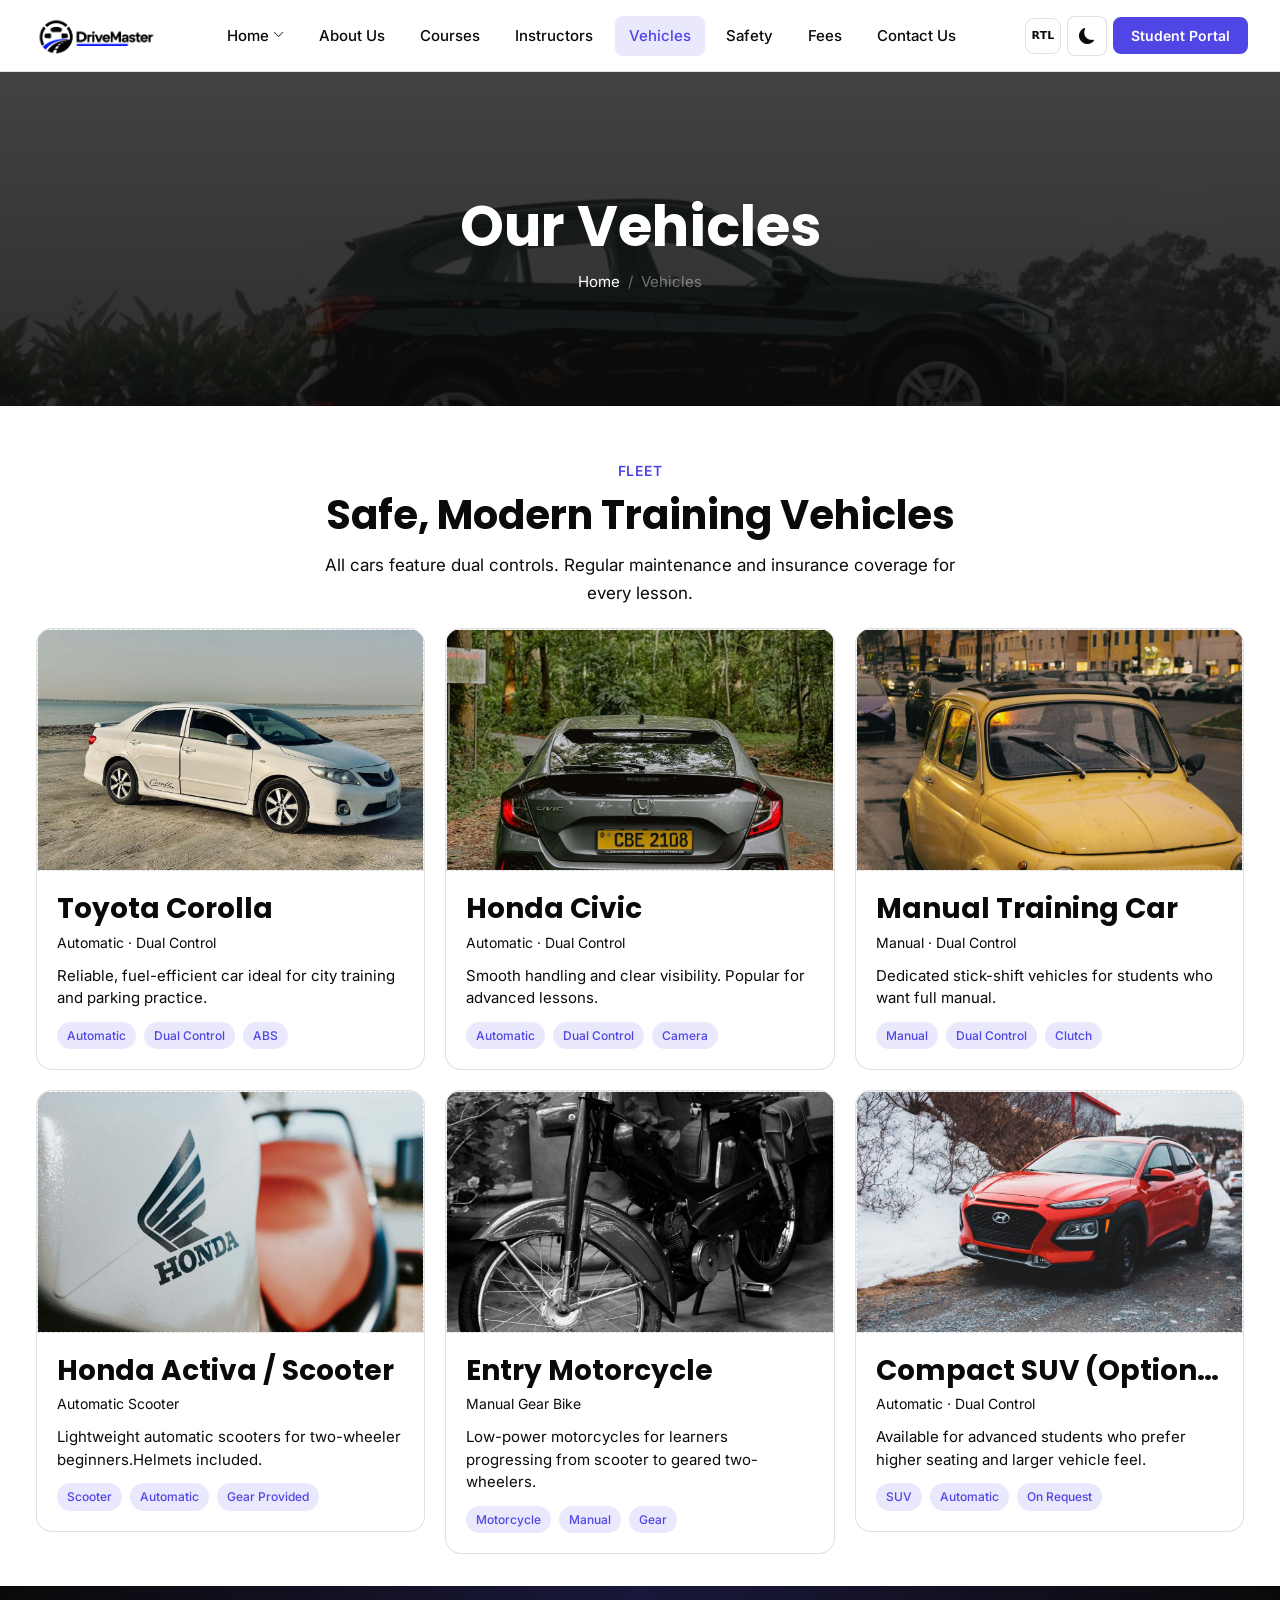
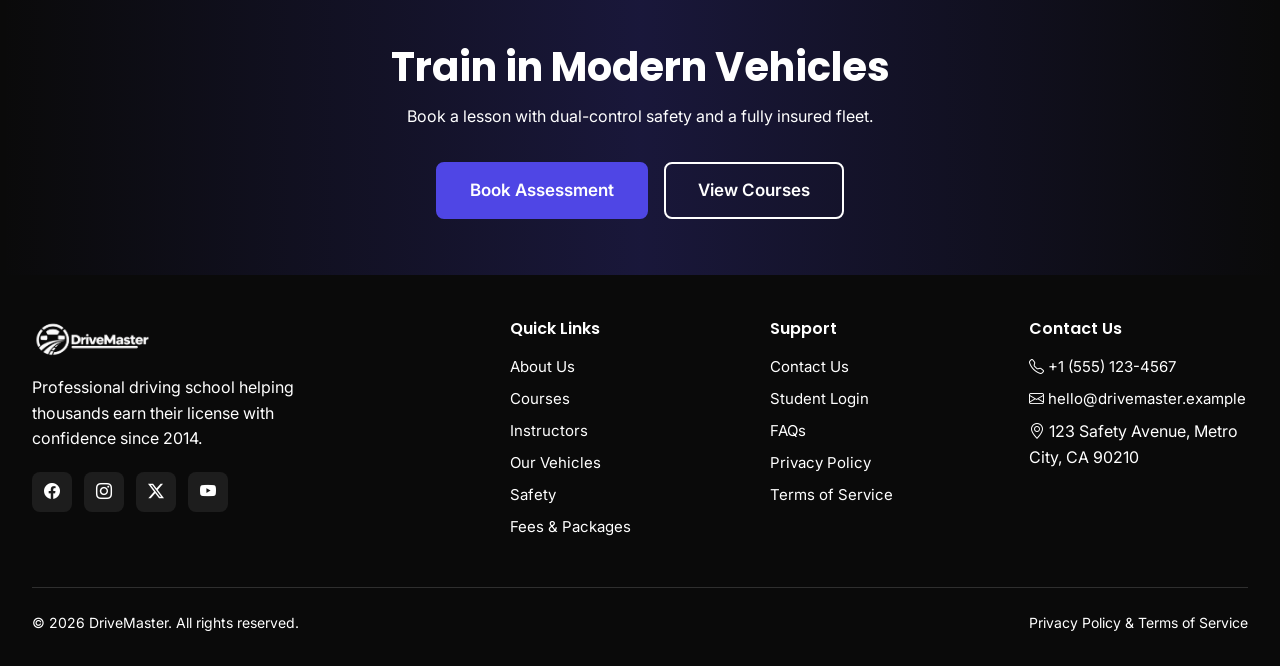
<file: vehicles.html>
<!DOCTYPE html>

<html data-theme="light" lang="en">
<head>
<link rel="icon" type="image/svg+xml" href="assets/images/favicon.svg">
<meta charset="utf-8"/>
<meta content="width=device-width, initial-scale=1.0" name="viewport"/>
<title>Our Vehicles – Dual-Control Cars &amp; Scooters | DriveMaster</title>
<meta content="Train in modern, well-maintained dual-control cars and scooters. Automatic and manual options available at DriveMaster." name="description"/>
<link href="https://fonts.googleapis.com" rel="preconnect"/>
<link crossorigin="" href="https://fonts.gstatic.com" rel="preconnect"/>
<link href="https://fonts.googleapis.com/css2?family=Inter:wght@400;500;600;700&amp;family=Poppins:wght@600;700;800&amp;display=swap" rel="stylesheet"/>
<link href="https://cdn.jsdelivr.net/npm/bootstrap-icons@1.11.3/font/bootstrap-icons.min.css" rel="stylesheet"/>
<link href="assets/css/style.css" rel="stylesheet"/>
<link href="assets/css/dark-mode.css" rel="stylesheet"/>
<link href="assets/css/rtl.css" rel="stylesheet"/>
<link rel="stylesheet" href="assets/css/dm-enhancements.css">
</head>
<body class="vehicles-page">
<header class="header">
<div class="container header-inner">
<a class="logo" href="index.html"><img alt="DriveMaster" class="logo-img" src="assets/images/logo.png"/></a>
<nav class="nav">
<div class="nav-item-dropdown">
<a class="nav-link" href="index.html">Home <i class="bi bi-chevron-down" style="font-size:0.7rem;"></i></a>
<div class="nav-dropdown">
<a class="" href="index.html">Home 1 (Main)</a>
<a class="" href="index-night.html">Home 2 (Night)</a>
</div>
</div>
<a class="nav-link" href="about.html">About Us</a>
<a class="nav-link" href="courses.html">Courses</a>
<a class="nav-link" href="instructors.html">Instructors</a>
<a class="nav-link active" href="vehicles.html">Vehicles</a><a class="nav-link" href="safety.html">Safety</a>
<a class="nav-link" href="fees.html">Fees</a>
<a class="nav-link" href="contact.html">Contact Us</a>
</nav>
<div class="header-actions">
<button type="button" class="dm-rtl-toggle" data-rtl-toggle aria-label="Switch to right-to-left layout" aria-pressed="false" title="Switch to RTL"><i class="bi bi-text-paragraph" aria-hidden="true"></i></button>
<button aria-label="Toggle dark mode" class="theme-toggle" data-theme-toggle=""><i class="bi bi-sun-fill icon-sun"></i><i class="bi bi-moon-fill icon-moon"></i></button>
<a class="btn btn-primary btn-sm" href="login.html">Student Portal</a>
<button aria-label="Open menu" class="mobile-menu-btn" data-mobile-menu-open=""><i class="bi bi-list" style="font-size:1.5rem;"></i></button>
</div>
</div>
</header>
<div class="mobile-nav" data-mobile-nav="">
<div class="mobile-nav-header">
<a class="logo" href="index.html"><img alt="DriveMaster" class="logo-img" src="assets/images/logo.png"/></a>
<button class="btn btn-ghost btn-icon" data-mobile-menu-close=""><i class="bi bi-x-lg"></i></button>
</div>
<nav class="mobile-nav-links">
<a class="" href="index.html">Home</a>
<div class="mobile-nav-dropdown">
<a class="" href="index.html">Home 1 (Main)</a>
<a class="" href="index-night.html">Home 2 (Night)</a>
</div><a href="about.html">About</a><a href="courses.html">Courses</a>
<a href="instructors.html">Instructors</a><a class="active" href="vehicles.html">Vehicles</a><a href="safety.html">Safety</a><a href="fees.html">Fees</a>
<a href="contact.html">Contact</a><a class="btn btn-primary" href="login.html" style="margin-top:1rem;">Student Portal</a>
</nav>
</div>
<main>
<section class="page-header">
<div class="container">
<h1>Our Vehicles</h1>
<nav class="breadcrumb"><a href="index.html">Home</a><span>/</span><span>Vehicles</span></nav>
</div>
</section>
<section class="section">
<div class="container">
<div class="section-header anim-fade-up">
<span class="section-label">Fleet</span>
<h2 class="section-title">Safe, Modern Training Vehicles</h2>
<p class="section-desc">All cars feature dual controls. Regular maintenance and insurance coverage for every lesson.</p>
</div>
<div class="features-grid">
<div class="vehicle-card anim-scale">
<div class="img-box img-box-card">
<img alt="Toyota Corolla dual-control" onerror="this.style.display='none'; this.parentElement.classList.add('show-placeholder');" src="assets/images/vehicle-1.jpg"/>

</div>
<div class="vehicle-body">
<h3 style="margin-bottom:0.25rem;">Toyota Corolla</h3>
<p style="font-size:0.875rem;color:var(--text-muted);margin-bottom:0.75rem;">Automatic · Dual Control</p>
<p style="font-size:0.9375rem;color:var(--text-secondary);margin:0;">Reliable, fuel-efficient car ideal for city training and parking practice.</p>
<div class="vehicle-tags"><span class="tag">Automatic</span><span class="tag">Dual Control</span><span class="tag">ABS</span></div>
</div>
</div>
<div class="vehicle-card anim-scale">
<div class="img-box img-box-card">
<img alt="Honda Civic dual-control" onerror="this.style.display='none'; this.parentElement.classList.add('show-placeholder');" src="assets/images/vehicle-2.jpg"/>

</div>
<div class="vehicle-body">
<h3 style="margin-bottom:0.25rem;">Honda Civic</h3>
<p style="font-size:0.875rem;color:var(--text-muted);margin-bottom:0.75rem;">Automatic · Dual Control</p>
<p style="font-size:0.9375rem;color:var(--text-secondary);margin:0;">Smooth handling and clear visibility. Popular for advanced lessons.</p>
<div class="vehicle-tags"><span class="tag">Automatic</span><span class="tag">Dual Control</span><span class="tag">Camera</span></div>
</div>
</div>
<div class="vehicle-card anim-scale">
<div class="img-box img-box-card">
<img alt="Manual transmission training car" onerror="this.style.display='none'; this.parentElement.classList.add('show-placeholder');" src="assets/images/vehicle-3.jpg"/>

</div>
<div class="vehicle-body">
<h3 style="margin-bottom:0.25rem;">Manual Training Car</h3>
<p style="font-size:0.875rem;color:var(--text-muted);margin-bottom:0.75rem;">Manual · Dual Control</p>
<p style="font-size:0.9375rem;color:var(--text-secondary);margin:0;">Dedicated stick-shift vehicles for students who want full manual.</p>
<div class="vehicle-tags"><span class="tag">Manual</span><span class="tag">Dual Control</span><span class="tag">Clutch</span></div>
</div>
</div>
<div class="vehicle-card anim-scale">
<div class="img-box img-box-card">
<img alt="Training scooter" onerror="this.style.display='none'; this.parentElement.classList.add('show-placeholder');" src="assets/images/vehicle-4.jpg"/>

</div>
<div class="vehicle-body">
<h3 style="margin-bottom:0.25rem;">Honda Activa / Scooter</h3>
<p style="font-size:0.875rem;color:var(--text-muted);margin-bottom:0.75rem;">Automatic Scooter</p>
<p style="font-size:0.9375rem;color:var(--text-secondary);margin:0;">Lightweight automatic scooters for two-wheeler beginners.Helmets included.</p>
<div class="vehicle-tags"><span class="tag">Scooter</span><span class="tag">Automatic</span><span class="tag">Gear Provided</span></div>
</div>
</div>
<div class="vehicle-card anim-scale">
<div class="img-box img-box-card">
<img alt="Training motorcycle" onerror="this.style.display='none'; this.parentElement.classList.add('show-placeholder');" src="assets/images/vehicle-5.jpg"/>

</div>
<div class="vehicle-body">
<h3 style="margin-bottom:0.25rem;">Entry Motorcycle</h3>
<p style="font-size:0.875rem;color:var(--text-muted);margin-bottom:0.75rem;">Manual Gear Bike</p>
<p style="font-size:0.9375rem;color:var(--text-secondary);margin:0;">Low-power motorcycles for learners progressing from scooter to geared two-wheelers.</p>
<div class="vehicle-tags"><span class="tag">Motorcycle</span><span class="tag">Manual</span><span class="tag">Gear</span></div>
</div>
</div>
<div class="vehicle-card anim-scale">
<div class="img-box img-box-card">
<img alt="SUV training vehicle" onerror="this.style.display='none'; this.parentElement.classList.add('show-placeholder');" src="assets/images/vehicle-6.jpg"/>

</div>
<div class="vehicle-body">
<h3 style="margin-bottom:0.25rem;">Compact SUV (Optional)</h3>
<p style="font-size:0.875rem;color:var(--text-muted);margin-bottom:0.75rem;">Automatic · Dual Control</p>
<p style="font-size:0.9375rem;color:var(--text-secondary);margin:0;">Available for advanced students who prefer higher seating and larger vehicle feel.</p>
<div class="vehicle-tags"><span class="tag">SUV</span><span class="tag">Automatic</span><span class="tag">On Request</span></div>
</div>
</div>
</div>
</div>
</section>
</main>
<!-- Footer -->
<section class="cta-section anim-fade-up">
<div class="container">
<h2>Train in Modern Vehicles</h2>
<p>Book a lesson with dual-control safety and a fully insured fleet.</p>
<div style="display:flex;flex-wrap:wrap;gap:1rem;justify-content:center;">
<a class="btn btn-primary btn-lg" href="contact.html">Book Assessment</a>
<a class="btn btn-outline btn-lg" href="courses.html">View Courses</a>
</div>
</div>
</section>
<footer class="footer">
<div class="container">
<div class="footer-grid">
<div class="footer-brand">
<a class="logo" href="index.html"><img alt="DriveMaster" class="logo-img" src="assets/images/logo-1.png"/></a>
<p class="footer-desc">Professional driving school helping thousands earn their license with confidence since 2014.</p>
<div class="footer-social">
<a aria-label="Facebook" href="#"><i class="bi bi-facebook"></i></a>
<a aria-label="Instagram" href="#"><i class="bi bi-instagram"></i></a>
<a aria-label="Twitter" href="#"><i class="bi bi-twitter-x"></i></a>
<a aria-label="YouTube" href="#"><i class="bi bi-youtube"></i></a>
</div>
</div>
<div>
<h4 class="footer-title">Quick Links</h4>
<nav class="footer-links">
<a href="about.html">About Us</a>
<a href="courses.html">Courses</a>
<a href="instructors.html">Instructors</a>
<a href="vehicles.html">Our Vehicles</a><a class="" href="safety.html">Safety</a>
<a href="fees.html">Fees &amp; Packages</a>
</nav>
</div>
<div>
<h4 class="footer-title">Support</h4>
<nav class="footer-links">
<a href="contact.html">Contact Us</a>
<a href="login.html">Student Login</a>
<a href="faq.html">FAQs</a>
<a href="privacy.html">Privacy Policy</a>
<a href="terms.html">Terms of Service</a>
</nav>
</div>
<div>
<h4 class="footer-title">Contact Us</h4>
<nav class="footer-links">
<a href="tel:+15551234567"><i class="bi bi-telephone"></i> +1 (555) 123-4567</a>
<a href="mailto:hello@drivemaster.example"><i class="bi bi-envelope"></i> hello@drivemaster.example</a>
<span><i class="bi bi-geo-alt"></i> 123 Safety Avenue, Metro City, CA 90210</span>
</nav>
</div>
</div>
<div class="footer-bottom">
<span>© 2026 DriveMaster. All rights reserved.</span>
<span>Privacy Policy &amp; Terms of Service</span>
</div>
</div>
</footer>
<script src="assets/js/main.js"></script>
<script src="assets/js/dm-enhancements.js"></script>
</body>
</html>
</file>
<file: assets/css/style.css>
/* ============================================
   DriveMaster – 3-Color System Only
   Black · White · Accent (unique teal #4F46E5)
   Change --accent to rebrand the whole site
   ============================================ */

:root {
  --black: #0a0a0a;
  --white: #ffffff;
  --accent: #4F46E5;

  --accent-soft: rgba(79, 70, 229, 0.12);
  --accent-mid: rgba(79, 70, 229, 0.25);
  --black-soft: rgba(10, 10, 10, 0.06);
  --black-muted: var(--black);
  --black-border: rgba(10, 10, 10, 0.12);
  --white-soft: rgba(255, 255, 255, 0.08);
  --white-muted: var(--white);
  --white-border: rgba(255, 255, 255, 0.15);

  --bg-primary: var(--white);
  --bg-secondary: var(--white);
  --bg-tertiary: var(--white);
  --bg-card: var(--white);
  --bg-inverse: var(--black);

  --text-primary: var(--black);
  --text-secondary: var(--black);
  --text-muted: var(--black);
  --text-inverse: var(--white);

  --border-color: var(--black-border);
  --border-strong: rgba(10, 10, 10, 0.2);

  --shadow-sm: 0 1px 2px rgba(0, 0, 0, 0.06);
  --shadow: 0 1px 3px rgba(0, 0, 0, 0.1);
  --shadow-md: 0 4px 12px rgba(0, 0, 0, 0.1);
  --shadow-lg: 0 10px 30px rgba(0, 0, 0, 0.12);
  --shadow-xl: 0 20px 40px rgba(0, 0, 0, 0.15);

  --font-sans: 'Inter', system-ui, -apple-system, sans-serif;
  --font-display: 'Poppins', var(--font-sans);

  --space-1: 0.25rem; --space-2: 0.5rem; --space-3: 0.75rem;
  --space-4: 1rem; --space-5: 1.25rem; --space-6: 1.5rem;
  --space-8: 2rem; --space-10: 2.5rem; --space-12: 3rem;
  --space-16: 4rem; --space-20: 5rem; --space-24: 6rem;

  --radius-sm: 0.375rem; --radius: 0.5rem; --radius-md: 0.75rem;
  --radius-lg: 1rem; --radius-xl: 1.5rem; --radius-full: 9999px;

  --transition-fast: 150ms ease;
  --transition: 200ms ease;
  --transition-slow: 300ms ease;

  --header-height: 4.5rem;
  --container-max: 1280px;
  --sidebar-width: 16rem;
}

[data-theme="dark"] {
  --bg-primary: var(--black);
  --bg-secondary: var(--black);
  --bg-tertiary: var(--black);
  --bg-card: var(--black);
  --bg-inverse: var(--white);
  --text-primary: var(--white);
  --text-secondary: var(--white);
  --text-muted: var(--white);
  --border-color: var(--white-border);
  --border-strong: rgba(255, 255, 255, 0.25);
  --shadow-sm: 0 1px 2px rgba(0, 0, 0, 0.4);
  --shadow: 0 1px 3px rgba(0, 0, 0, 0.5);
  --shadow-md: 0 4px 12px rgba(0, 0, 0, 0.5);
  --shadow-lg: 0 10px 30px rgba(0, 0, 0, 0.55);
  --shadow-xl: 0 20px 40px rgba(0, 0, 0, 0.6);
}

*, *::before, *::after { box-sizing: border-box; margin: 0; padding: 0; }
html { scroll-behavior: smooth; -webkit-text-size-adjust: 100%; }
body {
  font-family: var(--font-sans);
  font-size: 1rem;
  line-height: 1.6;
  color: var(--text-primary);
  background-color: var(--bg-primary);
  transition: background-color var(--transition), color var(--transition);
  min-height: 100vh;
}
img { max-width: 100%; height: auto; display: block; }
a { color: var(--accent); text-decoration: none; transition: color var(--transition-fast); }
a:hover { color: var(--black); }
[data-theme="dark"] a:hover { color: var(--white); }
h1, h2, h3, h4, h5, h6 {
  font-family: var(--font-display);
  font-weight: 700;
  line-height: 1.25;
  color: var(--text-primary);
}
h1 { font-size: clamp(2rem, 5vw, 3.5rem); }
h2 { font-size: clamp(1.75rem, 4vw, 2.5rem); }
h3 { font-size: clamp(1.25rem, 3vw, 1.75rem); }
h4 { font-size: 1.25rem; }
p { margin-bottom: 1rem; color: var(--text-secondary); }
ul, ol { list-style: none; }
button, input, select, textarea { font-family: inherit; font-size: inherit; }
:focus-visible { outline: 2px solid var(--accent); outline-offset: 2px; }

/* Image placeholder boxes – add your images via CSS background or <img> */
.img-box {
  width: 100%;
  background-color: var(--bg-tertiary);
  background-size: cover;
  background-position: center;
  background-repeat: no-repeat;
  display: flex;
  align-items: center;
  justify-content: center;
  color: var(--text-muted);
  font-size: 0.8125rem;
  text-align: center;
  position: relative;
  overflow: hidden;
  border: 1px dashed var(--border-color);
}
.img-box span {
  padding: 0.5rem 0.75rem;
  background: var(--black-soft);
  border-radius: var(--radius);
  font-weight: 500;
  pointer-events: none;
}
.img-box img {
  width: 100%;
  height: 100%;
  object-fit: cover;
  position: absolute;
  inset: 0;
}
.img-box-hero { aspect-ratio: 4/3; border-radius: var(--radius-xl); }
.img-box-card { aspect-ratio: 16/10; }
.img-box-square { aspect-ratio: 1; }
.img-box-wide { aspect-ratio: 16/9; }
.img-box-avatar {
  width: 3rem;
  height: 3rem;
  min-width: 3rem;
  border-radius: var(--radius-full);
  flex-shrink: 0;
  border: none;
  font-size: 0.7rem;
}

.container {
  width: 100%;
  max-width: var(--container-max);
  margin-left: auto;
  margin-right: auto;
  padding-left: var(--space-4);
  padding-right: var(--space-4);
}
@media (min-width: 640px) {
  .container { padding-left: var(--space-6); padding-right: var(--space-6); }
}
@media (min-width: 1024px) {
  .container { padding-left: var(--space-8); padding-right: var(--space-8); }
}

.section { padding-top: var(--space-16); padding-bottom: var(--space-16); }
.bg-secondary { background-color: var(--bg-secondary); }
.bg-tertiary { background-color: var(--bg-tertiary); }
.text-center { text-align: center; }
.text-muted { color: var(--text-muted); }
.text-accent { color: var(--accent); }
.flex { display: flex; }
.grid { display: grid; }
.hidden { display: none; }
.items-center { align-items: center; }
.justify-center { justify-content: center; }
.justify-between { justify-content: space-between; }
.flex-wrap { flex-wrap: wrap; }
.gap-2 { gap: var(--space-2); }
.gap-3 { gap: var(--space-3); }
.gap-4 { gap: var(--space-4); }
.gap-6 { gap: var(--space-6); }
.w-full { width: 100%; }
.relative { position: relative; }
.absolute { position: absolute; }
.rounded-lg { border-radius: var(--radius-lg); }
.rounded-xl { border-radius: var(--radius-xl); }
.rounded-full { border-radius: var(--radius-full); }
.shadow-lg { box-shadow: var(--shadow-lg); }
.shadow-xl { box-shadow: var(--shadow-xl); }

.btn {
  display: inline-flex;
  align-items: center;
  justify-content: center;
  gap: var(--space-2);
  padding: 0.75rem 1.5rem;
  font-weight: 600;
  font-size: 0.9375rem;
  line-height: 1.25;
  border-radius: var(--radius);
  border: 2px solid transparent;
  cursor: pointer;
  transition: all var(--transition);
  text-decoration: none;
  white-space: nowrap;
  min-height: 44px;
}
.btn:disabled { opacity: 0.6; cursor: not-allowed; }
.btn-primary {
  background-color: var(--accent);
  color: var(--white);
  border-color: var(--accent);
}
.btn-primary:hover:not(:disabled) {
  background-color: var(--black);
  border-color: var(--black);
  color: var(--white);
  transform: translateY(-1px);
  box-shadow: var(--shadow-md);
}
[data-theme="dark"] .btn-primary:hover:not(:disabled) {
  background-color: var(--white);
  border-color: var(--white);
  color: var(--black);
}
.btn-secondary {
  background-color: var(--black);
  color: var(--white);
  border-color: var(--black);
}
.btn-secondary:hover:not(:disabled) {
  background-color: var(--accent);
  border-color: var(--accent);
  color: var(--white);
}
[data-theme="dark"] .btn-secondary {
  background-color: var(--white);
  color: var(--black);
  border-color: var(--white);
}
[data-theme="dark"] .btn-secondary:hover:not(:disabled) {
  background-color: var(--accent);
  border-color: var(--accent);
  color: var(--white);
}
.btn-outline {
  background-color: transparent;
  color: var(--black);
  border-color: var(--black);
}
.btn-outline:hover:not(:disabled) {
  background-color: var(--black);
  color: var(--white);
}
[data-theme="dark"] .btn-outline {
  color: var(--white);
  border-color: var(--white);
}
[data-theme="dark"] .btn-outline:hover:not(:disabled) {
  background-color: var(--white);
  color: var(--black);
}
.btn-ghost {
  background: transparent;
  color: var(--text-secondary);
  border-color: transparent;
}
.btn-ghost:hover:not(:disabled) {
  background: var(--black-soft);
  color: var(--text-primary);
}
[data-theme="dark"] .btn-ghost:hover:not(:disabled) { background: var(--white-soft); }
.btn-sm { padding: 0.5rem 1rem; font-size: 0.875rem; min-height: 36px; }
.btn-lg { padding: 1rem 2rem; font-size: 1.0625rem; min-height: 52px; }
.btn-icon { padding: 0.625rem; min-width: 44px; min-height: 44px; }

.header {
  position: sticky;
  top: 0;
  z-index: 50;
  background-color: var(--bg-primary);
  border-bottom: 1px solid var(--border-color);
  height: var(--header-height);
}
.header.scrolled { box-shadow: var(--shadow-md); }
.header-inner {
  display: flex;
  align-items: center;
  justify-content: space-between;
  height: 100%;
  gap: var(--space-4);
}
.logo {
  display: flex;
  align-items: center;
  gap: var(--space-2);
  font-family: var(--font-display);
  font-weight: 700;
  font-size: 1.375rem;
  color: var(--text-primary);
  text-decoration: none;
}
.logo-icon {
  width: 2.5rem;
  height: 2.5rem;
  background: var(--accent);
  border-radius: var(--radius);
  display: flex;
  align-items: center;
  justify-content: center;
  color: var(--white);
  font-size: 1.25rem;
}
.nav { display: none; align-items: center; gap: var(--space-1); }
@media (min-width: 1024px) { .nav { display: flex; } }
.nav-link {
  padding: 0.5rem 0.875rem;
  font-weight: 500;
  font-size: 0.9375rem;
  color: var(--text-secondary);
  border-radius: var(--radius);
  transition: all var(--transition-fast);
  text-decoration: none;
}
.nav-link:hover, .nav-link.active {
  color: var(--accent);
  background-color: var(--accent-soft);
}
.header-actions { display: flex; align-items: center; gap: var(--space-2); }
.theme-toggle {
  width: 2.5rem;
  height: 2.5rem;
  border-radius: var(--radius);
  border: 1px solid var(--border-color);
  background: var(--bg-secondary);
  color: var(--text-secondary);
  cursor: pointer;
  display: flex;
  align-items: center;
  justify-content: center;
}
.theme-toggle:hover { background: var(--bg-tertiary); color: var(--text-primary); }
.theme-toggle .icon-sun { display: none; }
.theme-toggle .icon-moon { display: block; }
[data-theme="dark"] .theme-toggle .icon-sun { display: block; }
[data-theme="dark"] .theme-toggle .icon-moon { display: none; }
.mobile-menu-btn {
  display: flex;
  width: 2.75rem;
  height: 2.75rem;
  align-items: center;
  justify-content: center;
  border: 1px solid var(--border-color);
  border-radius: var(--radius);
  background: var(--bg-secondary);
  color: var(--text-primary);
  cursor: pointer;
}
@media (min-width: 1024px) { .mobile-menu-btn { display: none; } }
.mobile-nav {
  position: fixed;
  inset: 0;
  z-index: 60;
  background: var(--bg-primary);
  padding: var(--space-6);
  transform: translateX(100%);
  transition: transform var(--transition-slow);
  overflow-y: auto;
}
.mobile-nav.open { transform: translateX(0); }
.mobile-nav-header {
  display: flex;
  justify-content: space-between;
  align-items: center;
  margin-bottom: var(--space-8);
}
.mobile-nav-links { display: flex; flex-direction: column; gap: var(--space-2); }
.mobile-nav-links a {
  padding: var(--space-3) var(--space-4);
  font-size: 1.125rem;
  font-weight: 500;
  color: var(--text-primary);
  border-radius: var(--radius);
  text-decoration: none;
}
.mobile-nav-links a:hover, .mobile-nav-links a.active {
  background: var(--accent-soft);
  color: var(--accent);
}

.hero {
  padding-top: var(--space-16);
  padding-bottom: var(--space-16);
  background: var(--bg-secondary);
}
.hero-grid {
  display: grid;
  gap: var(--space-10);
  align-items: center;
}
@media (min-width: 1024px) {
  .hero-grid { grid-template-columns: 1fr 1fr; gap: var(--space-16); }
}
.hero-badge {
  display: inline-flex;
  align-items: center;
  gap: var(--space-2);
  padding: 0.375rem 0.875rem;
  background: var(--accent-soft);
  color: var(--accent);
  border-radius: var(--radius-full);
  font-size: 0.875rem;
  font-weight: 600;
  margin-bottom: var(--space-4);
}
.hero-title { margin-bottom: var(--space-4); }
.hero-title span { color: var(--accent); }
.hero-desc { font-size: 1.125rem; margin-bottom: var(--space-8); max-width: 32rem; }
.hero-actions { display: flex; flex-wrap: wrap; gap: var(--space-3); margin-bottom: var(--space-10); }
.hero-stats { display: flex; flex-wrap: wrap; gap: var(--space-6); }
.hero-stat-value {
  font-family: var(--font-display);
  font-size: 1.75rem;
  font-weight: 700;
  color: var(--text-primary);
  line-height: 1.2;
}
.hero-stat-label { font-size: 0.875rem; color: var(--text-muted); }
.hero-image-wrapper { position: relative; }
.hero-float-card {
  position: absolute;
  background: var(--bg-card);
  border: 1px solid var(--border-color);
  border-radius: var(--radius-lg);
  padding: var(--space-4);
  box-shadow: var(--shadow-lg);
  display: flex;
  align-items: center;
  gap: var(--space-3);
}
.hero-float-card.bottom-left { bottom: 1.5rem; left: 1.5rem; }
.hero-float-card.top-right { top: 1.5rem; right: 1.5rem; }
.hero-float-icon {
  width: 2.75rem;
  height: 2.75rem;
  border-radius: var(--radius);
  display: flex;
  align-items: center;
  justify-content: center;
  font-size: 1.25rem;
  background: var(--accent-soft);
  color: var(--accent);
}

.card {
  background: var(--bg-card);
  border: 1px solid var(--border-color);
  border-radius: var(--radius-lg);
  overflow: hidden;
  transition: all var(--transition);
}
.card:hover {
  box-shadow: var(--shadow-lg);
  border-color: var(--accent);
  transform: translateY(-2px);
}
.card-body { padding: var(--space-6); }
.card-icon {
  width: 3.5rem;
  height: 3.5rem;
  border-radius: var(--radius-md);
  display: flex;
  align-items: center;
  justify-content: center;
  font-size: 1.5rem;
  margin-bottom: var(--space-4);
  background: var(--accent-soft);
  color: var(--accent);
}

.section-header {
  text-align: center;
  max-width: 40rem;
  margin: 0 auto var(--space-12);
}
.section-label {
  display: inline-block;
  font-size: 0.875rem;
  font-weight: 600;
  color: var(--accent);
  text-transform: uppercase;
  letter-spacing: 0.05em;
  margin-bottom: var(--space-2);
}
.section-title { margin-bottom: var(--space-3); }
.section-desc { font-size: 1.0625rem; color: var(--text-secondary); }

.features-grid {
  display: grid;
  gap: var(--space-6);
  grid-template-columns: 1fr;
}
@media (min-width: 640px) { .features-grid { grid-template-columns: repeat(2, 1fr); } }
@media (min-width: 1024px) { .features-grid { grid-template-columns: repeat(3, 1fr); } }

.stats-bar {
  background: var(--black);
  color: var(--white);
  padding: var(--space-12) 0;
}
.stats-grid {
  display: grid;
  grid-template-columns: repeat(2, 1fr);
  gap: var(--space-8);
  text-align: center;
}
@media (min-width: 768px) { .stats-grid { grid-template-columns: repeat(4, 1fr); } }
.stat-item-value {
  font-family: var(--font-display);
  font-size: 2.5rem;
  font-weight: 700;
  line-height: 1.1;
  margin-bottom: var(--space-1);
  color: var(--accent);
}
.stat-item-label { font-size: 0.9375rem; color: var(--white-muted); }

.testimonial-card {
  background: var(--bg-card);
  border: 1px solid var(--border-color);
  border-radius: var(--radius-lg);
  padding: var(--space-6);
  height: 100%;
}
.testimonial-stars {
  color: var(--accent);
  margin-bottom: var(--space-3);
  font-size: 1.125rem;
  letter-spacing: 0.1em;
}
.testimonial-text {
  font-size: 1rem;
  color: var(--text-secondary);
  margin-bottom: var(--space-5);
  font-style: italic;
}
.testimonial-author { display: flex; align-items: center; gap: var(--space-3); }
.testimonial-name { font-weight: 600; color: var(--text-primary); font-size: 0.9375rem; }
.testimonial-role { font-size: 0.8125rem; color: var(--text-muted); }

.form-group { margin-bottom: var(--space-5); }
.form-label {
  display: block;
  font-weight: 500;
  font-size: 0.9375rem;
  color: var(--text-primary);
  margin-bottom: var(--space-2);
}
.form-input, .form-select, .form-textarea {
  width: 100%;
  padding: 0.75rem 1rem;
  border: 1px solid var(--border-color);
  border-radius: var(--radius);
  background: var(--bg-primary);
  color: var(--text-primary);
  min-height: 44px;
  transition: border-color var(--transition-fast), box-shadow var(--transition-fast);
}
.form-input:focus, .form-select:focus, .form-textarea:focus {
  outline: none;
  border-color: var(--accent);
  box-shadow: 0 0 0 3px var(--accent-soft);
}
.form-input::placeholder, .form-textarea::placeholder { color: var(--text-muted); }
.form-textarea { min-height: 120px; resize: vertical; }
.form-error {
  color: var(--black);
  font-size: 0.8125rem;
  margin-top: var(--space-1);
  display: none;
  font-weight: 500;
}
[data-theme="dark"] .form-error { color: var(--white); }
.form-group.has-error .form-input,
.form-group.has-error .form-select,
.form-group.has-error .form-textarea { border-color: var(--black); }
[data-theme="dark"] .form-group.has-error .form-input { border-color: var(--white); }
.form-group.has-error .form-error { display: block; }

.footer {
  background: var(--black);
  color: var(--white-muted);
  padding-top: var(--space-16);
  padding-bottom: var(--space-8);
}
.footer-grid {
  display: grid;
  gap: var(--space-10);
  grid-template-columns: 1fr;
  margin-bottom: var(--space-12);
}
@media (min-width: 640px) { .footer-grid { grid-template-columns: repeat(2, 1fr); } }
@media (min-width: 1024px) { .footer-grid { grid-template-columns: 2fr 1fr 1fr 1fr; } }
.footer-brand .logo { color: var(--white); margin-bottom: var(--space-4); }
.footer-desc { color: var(--white-muted); margin-bottom: var(--space-5); max-width: 20rem; }
.footer-social { display: flex; gap: var(--space-3); }
.footer-social a {
  width: 2.5rem;
  height: 2.5rem;
  border-radius: var(--radius);
  background: var(--white-soft);
  color: var(--white);
  display: flex;
  align-items: center;
  justify-content: center;
  transition: all var(--transition-fast);
}
.footer-social a:hover { background: var(--accent); color: var(--white); }
.footer-title { color: var(--white); font-size: 1rem; font-weight: 600; margin-bottom: var(--space-4); }
.footer-links { display: flex; flex-direction: column; gap: var(--space-2); }
.footer-links a { color: var(--white-muted); font-size: 0.9375rem; }
.footer-links a:hover { color: var(--accent); }
.footer-bottom {
  border-top: 1px solid var(--white-border);
  padding-top: var(--space-6);
  display: flex;
  flex-wrap: wrap;
  justify-content: space-between;
  gap: var(--space-4);
  font-size: 0.875rem;
  color: var(--white-muted);
}

.page-header {
  background: var(--black);
  background-image: linear-gradient(rgba(10, 10, 10, 0.78), rgba(10, 10, 10, 0.88)), url('../images/hero.jpg');
  background-size: cover;
  background-position: center;
  background-repeat: no-repeat;
  color: var(--white);
  padding: var(--space-16) 0;
  text-align: center;
  position: relative;
}
.page-header h1 { color: var(--white); margin-bottom: var(--space-2); }
.breadcrumb {
  display: flex;
  justify-content: center;
  gap: var(--space-2);
  font-size: 0.9375rem;
}
.breadcrumb a { color: var(--white-muted); }
.breadcrumb a:hover { color: var(--accent); }
.breadcrumb span { color: rgba(255, 255, 255, 0.4); }

.pricing-grid {
  display: grid;
  gap: var(--space-6);
  grid-template-columns: 1fr;
}
@media (min-width: 768px) { .pricing-grid { grid-template-columns: repeat(2, 1fr); } }
@media (min-width: 1024px) { .pricing-grid { grid-template-columns: repeat(3, 1fr); } }
.pricing-card {
  background: var(--bg-card);
  border: 1px solid var(--border-color);
  border-radius: var(--radius-xl);
  padding: var(--space-8);
  text-align: center;
  position: relative;
  transition: all var(--transition);
}
.pricing-card:hover { box-shadow: var(--shadow-xl); transform: translateY(-4px); }
.pricing-card.featured { border-color: var(--accent); box-shadow: var(--shadow-lg); }
.pricing-card.featured::before {
  content: 'Most Popular';
  position: absolute;
  top: -0.75rem;
  left: 50%;
  transform: translateX(-50%);
  background: var(--accent);
  color: var(--white);
  font-size: 0.75rem;
  font-weight: 600;
  padding: 0.25rem 0.75rem;
  border-radius: var(--radius-full);
}
.pricing-price {
  font-family: var(--font-display);
  font-size: 2.5rem;
  font-weight: 700;
  color: var(--text-primary);
  margin: var(--space-4) 0;
}
.pricing-price span { font-size: 1rem; font-weight: 500; color: var(--text-muted); }
.pricing-features { text-align: left; margin: var(--space-6) 0; }
.pricing-features li {
  padding: var(--space-2) 0;
  display: flex;
  align-items: center;
  gap: var(--space-2);
  color: var(--text-secondary);
  font-size: 0.9375rem;
}
.pricing-features li::before { content: '✓'; color: var(--accent); font-weight: 700; }

.instructor-card {
  text-align: center;
  background: var(--bg-card);
  border: 1px solid var(--border-color);
  border-radius: var(--radius-lg);
  overflow: hidden;
  transition: all var(--transition);
}
.instructor-card:hover { box-shadow: var(--shadow-lg); transform: translateY(-2px); }
.instructor-body { padding: var(--space-5); }
.instructor-name { font-weight: 600; font-size: 1.125rem; margin-bottom: 0.25rem; }
.instructor-role { color: var(--accent); font-size: 0.875rem; font-weight: 500; margin-bottom: var(--space-3); }
.instructor-meta {
  display: flex;
  justify-content: center;
  gap: var(--space-4);
  font-size: 0.8125rem;
  color: var(--text-muted);
  margin-bottom: var(--space-4);
}
.instructor-meta .bi-star-fill { color: var(--accent); }

.vehicle-card {
  background: var(--bg-card);
  border: 1px solid var(--border-color);
  border-radius: var(--radius-lg);
  overflow: hidden;
  transition: all var(--transition);
}
.vehicle-card:hover { box-shadow: var(--shadow-lg); }
.vehicle-body { padding: var(--space-5); }
.vehicle-tags { display: flex; flex-wrap: wrap; gap: var(--space-2); margin-top: var(--space-3); }
.tag {
  display: inline-block;
  padding: 0.25rem 0.625rem;
  font-size: 0.75rem;
  font-weight: 500;
  border-radius: var(--radius-full);
  background: var(--accent-soft);
  color: var(--accent);
}

.cta-section {
  background: var(--black);
  color: var(--white);
  padding: var(--space-16) 0;
  text-align: center;
  border-radius: var(--radius-xl);
  margin: var(--space-16) 0;
}
.cta-section h2 { color: var(--white); margin-bottom: var(--space-3); }
.cta-section p { color: var(--white-muted); max-width: 32rem; margin: 0 auto var(--space-8); }

.auth-page {
  min-height: 100vh;
  display: flex;
  align-items: center;
  justify-content: center;
  padding: var(--space-6);
  background: var(--bg-secondary);
}
.auth-card {
  width: 100%;
  max-width: 28rem;
  background: var(--bg-card);
  border: 1px solid var(--border-color);
  border-radius: var(--radius-xl);
  padding: var(--space-8);
  box-shadow: var(--shadow-lg);
  position: relative;
}
.auth-header { text-align: center; margin-bottom: var(--space-8); }
.auth-header .logo { justify-content: center; margin-bottom: var(--space-4); }
.auth-tabs {
  display: flex;
  border-bottom: 1px solid var(--border-color);
  margin-bottom: var(--space-6);
}
.auth-tab {
  flex: 1;
  padding: var(--space-3);
  text-align: center;
  font-weight: 500;
  color: var(--text-muted);
  border-bottom: 2px solid transparent;
  cursor: pointer;
  background: none;
  border-top: none;
  border-left: none;
  border-right: none;
}
.auth-tab.active { color: var(--accent); border-bottom-color: var(--accent); }

.error-page {
  min-height: 80vh;
  display: flex;
  align-items: center;
  justify-content: center;
  text-align: center;
  padding: var(--space-8);
}
.error-code {
  font-family: var(--font-display);
  font-size: clamp(6rem, 15vw, 10rem);
  font-weight: 800;
  color: var(--accent);
  line-height: 1;
  margin-bottom: var(--space-4);
  opacity: 0.35;
}

.dashboard-layout { display: flex; min-height: 100vh; }
.dashboard-sidebar {
  width: var(--sidebar-width);
  background: var(--bg-card);
  border-right: 1px solid var(--border-color);
  position: fixed;
  top: 0; left: 0; bottom: 0;
  z-index: 40;
  display: flex;
  flex-direction: column;
  transition: transform var(--transition-slow);
}
@media (max-width: 1023px) {
  .dashboard-sidebar { transform: translateX(-100%); }
  .dashboard-sidebar.open { transform: translateX(0); }
}
.dashboard-sidebar-header {
  padding: var(--space-5);
  border-bottom: 1px solid var(--border-color);
  display: flex;
  align-items: center;
  justify-content: space-between;
}
.dashboard-nav { flex: 1; padding: var(--space-4); overflow-y: auto; }
.dashboard-nav-item {
  display: flex;
  align-items: center;
  gap: var(--space-3);
  padding: 0.75rem 1rem;
  border-radius: var(--radius);
  color: var(--text-secondary);
  font-weight: 500;
  font-size: 0.9375rem;
  text-decoration: none;
  margin-bottom: var(--space-1);
}
.dashboard-nav-item:hover, .dashboard-nav-item.active {
  background: var(--accent-soft);
  color: var(--accent);
}
.dashboard-main {
  flex: 1;
  margin-left: 0;
  min-height: 100vh;
  background: var(--bg-secondary);
}
@media (min-width: 1024px) { .dashboard-main { margin-left: var(--sidebar-width); } }
.dashboard-topbar {
  background: var(--bg-card);
  border-bottom: 1px solid var(--border-color);
  padding: var(--space-4) var(--space-6);
  display: flex;
  align-items: center;
  justify-content: space-between;
  position: sticky;
  top: 0;
  z-index: 30;
}
.dashboard-content { padding: var(--space-6); }
.dashboard-stats {
  display: grid;
  gap: var(--space-4);
  grid-template-columns: 1fr;
  margin-bottom: var(--space-8);
}
@media (min-width: 640px) { .dashboard-stats { grid-template-columns: repeat(2, 1fr); } }
@media (min-width: 1024px) { .dashboard-stats { grid-template-columns: repeat(4, 1fr); } }
.stat-card {
  background: var(--bg-card);
  border: 1px solid var(--border-color);
  border-radius: var(--radius-lg);
  padding: var(--space-5);
  display: flex;
  align-items: flex-start;
  gap: var(--space-4);
}
.stat-card-icon {
  width: 3rem;
  height: 3rem;
  border-radius: var(--radius-md);
  display: flex;
  align-items: center;
  justify-content: center;
  font-size: 1.25rem;
  flex-shrink: 0;
  background: var(--accent-soft);
  color: var(--accent);
}
.stat-card-value {
  font-family: var(--font-display);
  font-size: 1.75rem;
  font-weight: 700;
  color: var(--text-primary);
  line-height: 1.2;
}
.stat-card-label { font-size: 0.875rem; color: var(--text-muted); }
.progress-bar {
  height: 0.5rem;
  background: var(--bg-tertiary);
  border-radius: var(--radius-full);
  overflow: hidden;
  margin-top: var(--space-2);
}
.progress-bar-fill {
  height: 100%;
  background: var(--accent);
  border-radius: var(--radius-full);
}
.time-slots {
  display: grid;
  grid-template-columns: repeat(auto-fill, minmax(100px, 1fr));
  gap: var(--space-2);
  margin-top: var(--space-4);
}
.time-slot {
  padding: 0.625rem;
  text-align: center;
  border: 1px solid var(--border-color);
  border-radius: var(--radius);
  font-size: 0.875rem;
  font-weight: 500;
  cursor: pointer;
  background: var(--bg-primary);
  color: var(--text-primary);
}
.time-slot:hover:not(.disabled):not(.selected) {
  border-color: var(--accent);
  background: var(--accent-soft);
}
.time-slot.selected {
  background: var(--accent);
  border-color: var(--accent);
  color: var(--white);
}
.time-slot.disabled { opacity: 0.4; cursor: not-allowed; text-decoration: line-through; }
.table-wrapper {
  overflow-x: auto;
  border: 1px solid var(--border-color);
  border-radius: var(--radius-lg);
  background: var(--bg-card);
}
.table { width: 100%; border-collapse: collapse; font-size: 0.9375rem; }
.table th, .table td {
  padding: 0.875rem 1rem;
  text-align: left;
  border-bottom: 1px solid var(--border-color);
}
.table th {
  font-weight: 600;
  color: var(--text-secondary);
  background: var(--bg-secondary);
  font-size: 0.8125rem;
  text-transform: uppercase;
  letter-spacing: 0.03em;
}
.table tr:last-child td { border-bottom: none; }
.table tr:hover td { background: var(--bg-secondary); }
.badge {
  display: inline-flex;
  align-items: center;
  padding: 0.25rem 0.625rem;
  font-size: 0.75rem;
  font-weight: 600;
  border-radius: var(--radius-full);
}
.badge-success { background: var(--accent-soft); color: var(--accent); }
.badge-info { background: var(--black-soft); color: var(--black); }
[data-theme="dark"] .badge-info { background: var(--white-soft); color: var(--white); }
.feedback-card {
  background: var(--bg-card);
  border: 1px solid var(--border-color);
  border-radius: var(--radius-lg);
  padding: var(--space-5);
  margin-bottom: var(--space-4);
}
.feedback-header {
  display: flex;
  justify-content: space-between;
  align-items: flex-start;
  margin-bottom: var(--space-3);
}
.feedback-meta { font-size: 0.8125rem; color: var(--text-muted); }
.map-placeholder {
  width: 100%;
  height: 300px;
  background: var(--bg-tertiary);
  border-radius: var(--radius-lg);
  display: flex;
  align-items: center;
  justify-content: center;
  color: var(--text-muted);
  border: 1px dashed var(--border-color);
}
@media (min-width: 768px) { .map-placeholder { height: 400px; } }

@media (max-width: 1023px) { .lg\:hidden { display: none !important; } }
@media (min-width: 1024px) {
  .lg\:flex { display: flex !important; }
  .lg\:hidden { display: none !important; }
}

/* Icons, stars, checkmarks – accent only */
.bi-check-circle-fill,
.bi-check-circle,
.bi-star-fill,
.bi-trophy-fill,
.bi-shield-check { color: var(--accent) !important; }

/* Image placeholder labels – visible until real image loads */
.img-placeholder-label {
  position: relative;
  z-index: 1;
  padding: 0.5rem 0.75rem;
  background: var(--black-soft);
  border-radius: var(--radius);
  font-weight: 500;
  font-size: 0.8125rem;
  color: var(--text-muted);
  text-align: center;
  pointer-events: none;
}
.img-box img {
  width: 100%;
  height: 100%;
  object-fit: cover;
  position: absolute;
  inset: 0;
  z-index: 2;
}
.img-box.show-placeholder img { display: none !important; }
.img-box:not(.show-placeholder) img[src]:not([src=""]) ~ .img-placeholder-label {
  /* hide label when image is present and loading/loaded – onerror shows it */
}
.img-box img[src]:not([src=""]) {
  /* when image fails, onerror hides img and adds show-placeholder */
}

/* ============================================
   RESPONSIVE FIXES – Mobile / Tablet / Desktop
   ============================================ */
html, body { overflow-x: hidden; max-width: 100vw; }

.header-inner { min-width: 0; }
.header-actions { flex-shrink: 0; }
.logo { flex-shrink: 0; max-width: 50%; }
.logo span:not(.logo-icon) { overflow: hidden; text-overflow: ellipsis; white-space: nowrap; }

/* Prevent horizontal scroll from wide tables */
.table-wrapper { max-width: 100%; -webkit-overflow-scrolling: touch; }
.table { min-width: 480px; }

/* Hero mobile */
@media (max-width: 639px) {
  .hero { padding-top: var(--space-10); padding-bottom: var(--space-10); }
  .hero-float-card { display: none; }
  .hero-stats { gap: var(--space-4); }
  .hero-stat-value { font-size: 1.35rem; }
  .hero-actions .btn { width: 100%; }
  .section { padding-top: var(--space-12); padding-bottom: var(--space-12); }
  .page-header { padding: var(--space-10) 0; }
  .stat-item-value { font-size: 1.75rem; }
  .pricing-price { font-size: 2rem; }
  .cta-section { padding: var(--space-10) var(--space-4); margin: var(--space-10) 0; border-radius: var(--radius-lg); }
  .auth-card { padding: var(--space-6); }
  .dashboard-content { padding: var(--space-4); }
  .dashboard-topbar { padding: var(--space-3) var(--space-4); }
  .features-grid { gap: var(--space-4); }
}

@media (min-width: 640px) and (max-width: 1023px) {
  .hero-grid { gap: var(--space-8); }
  .hero-float-card.top-right { display: none; }
  .section { padding-top: var(--space-14); padding-bottom: var(--space-14); }
}

/* Touch-friendly nav links on tablet */
@media (max-width: 1023px) {
  .btn { min-height: 44px; }
  .nav-link { padding: 0.625rem 0.75rem; }
}

/* Images never overflow */
.img-box, .card, .vehicle-card, .instructor-card { max-width: 100%; }
.img-box img { max-width: 100%; }

/* Footer stack on small screens */
@media (max-width: 639px) {
  .footer-bottom { flex-direction: column; text-align: center; }
  .footer-social { justify-content: center; }
}

/* ============================================
   NAV DROPDOWN – Home 1 / Home 2
   ============================================ */
.nav-item-dropdown {
  position: relative;
}
.nav-item-dropdown > .nav-link {
  display: inline-flex;
  align-items: center;
  gap: 0.25rem;
}
.nav-dropdown {
  position: absolute;
  top: 100%;
  left: 0;
  min-width: 11rem;
  background: var(--bg-card);
  border: 1px solid var(--border-color);
  border-radius: var(--radius);
  box-shadow: var(--shadow-lg);
  padding: 0.35rem;
  opacity: 0;
  visibility: hidden;
  transform: translateY(6px);
  transition: opacity var(--transition), transform var(--transition), visibility var(--transition);
  z-index: 60;
}
.nav-item-dropdown:hover > .nav-dropdown,
.nav-item-dropdown:focus-within > .nav-dropdown,
.nav-item-dropdown.open > .nav-dropdown {
  opacity: 1;
  visibility: visible;
  transform: translateY(0);
}
.nav-dropdown a {
  display: block;
  padding: 0.6rem 0.85rem;
  border-radius: var(--radius-sm);
  color: var(--text-secondary);
  font-size: 0.9rem;
  font-weight: 500;
  text-decoration: none;
  white-space: nowrap;
}
.nav-dropdown a:hover,
.nav-dropdown a.active {
  background: var(--accent-soft);
  color: var(--accent);
}

/* Mobile dropdown under Home */
.mobile-nav-dropdown {
  display: flex;
  flex-direction: column;
  gap: 0.25rem;
  padding-left: 1rem;
  margin-bottom: 0.25rem;
}
.mobile-nav-dropdown a {
  font-size: 1rem !important;
  padding: 0.5rem 1rem !important;
  color: var(--text-muted) !important;
}
.mobile-nav-dropdown a:hover,
.mobile-nav-dropdown a.active {
  color: var(--accent) !important;
  background: var(--accent-soft) !important;
}

/* ============================================
   HOME 2 – Night design variant
   ============================================ */
.home-night {
  --bg-primary: #0a0a0a;
  --bg-secondary: #0a0a0a;
  --bg-tertiary: var(--black);
  --bg-card: var(--black);
  --text-primary: #ffffff;
  --text-secondary: var(--white);
  --text-muted: var(--white);
  --border-color: rgba(255, 255, 255, 0.12);
}
.home-night .header {
  background: rgba(10, 10, 10, 0.9);
  backdrop-filter: blur(12px);
  border-bottom-color: rgba(255, 255, 255, 0.1);
}
.home-night .hero {
  background: linear-gradient(160deg, #0a0a0a 0%, #0a0a0a 45%, #0a0a0a 100%);
  position: relative;
}
.home-night .hero::before {
  content: '';
  position: absolute;
  inset: 0;
  background: radial-gradient(ellipse at 70% 30%, rgba(79, 70, 229, 0.18), transparent 55%);
  pointer-events: none;
}
.home-night .card,
.home-night .testimonial-card,
.home-night .pricing-card {
  background: var(--black);
  border-color: rgba(255, 255, 255, 0.1);
}
.home-night .stats-bar {
  background: linear-gradient(90deg, #0a0a0a, #4F46E5 50%, #0a0a0a);
}
.home-night .stats-bar .stat-item-value { color: #fff; }
.home-night .page-header,
.home-night .cta-section,
.home-night .footer {
  background: #0a0a0a;
}
.home-night .btn-outline {
  color: #fff;
  border-color: rgba(255, 255, 255, 0.5);
}
.home-night .btn-outline:hover {
  background: var(--accent);
  border-color: var(--accent);
  color: #fff;
}

/* ============================================
   PROFESSIONAL ANIMATIONS
   ============================================ */
@keyframes fadeUp {
  from { opacity: 0; transform: translateY(24px); }
  to { opacity: 1; transform: translateY(0); }
}
@keyframes fadeIn {
  from { opacity: 0; }
  to { opacity: 1; }
}
@keyframes scaleIn {
  from { opacity: 0; transform: scale(0.96); }
  to { opacity: 1; transform: scale(1); }
}

.anim-fade-up {
  opacity: 0;
  transform: translateY(24px);
  transition: opacity 0.6s ease, transform 0.6s ease;
}
.anim-fade-up.is-visible {
  opacity: 1;
  transform: translateY(0);
}

.anim-fade-in {
  opacity: 0;
  transition: opacity 0.7s ease;
}
.anim-fade-in.is-visible { opacity: 1; }

.anim-scale {
  opacity: 0;
  transform: scale(0.96);
  transition: opacity 0.55s ease, transform 0.55s ease;
}
.anim-scale.is-visible {
  opacity: 1;
  transform: scale(1);
}

/* Stagger delays */
.anim-delay-1 { transition-delay: 0.08s; }
.anim-delay-2 { transition-delay: 0.16s; }
.anim-delay-3 { transition-delay: 0.24s; }
.anim-delay-4 { transition-delay: 0.32s; }
.anim-delay-5 { transition-delay: 0.4s; }
.anim-delay-6 { transition-delay: 0.48s; }

/* Hover polish */
.card, .vehicle-card, .instructor-card, .pricing-card, .testimonial-card {
  transition: transform 0.3s ease, box-shadow 0.3s ease, border-color 0.3s ease;
}
.btn {
  transition: background-color 0.25s ease, border-color 0.25s ease, color 0.25s ease, transform 0.2s ease, box-shadow 0.25s ease;
}
.nav-link { transition: color 0.2s ease, background-color 0.2s ease; }

/* Reduce motion */
@media (prefers-reduced-motion: reduce) {
  .anim-fade-up, .anim-fade-in, .anim-scale {
    opacity: 1 !important;
    transform: none !important;
    transition: none !important;
  }
}

/* === FIX: equal padding, less space, 4-col, single-line text === */
.container {
  padding-left: 1.25rem !important;
  padding-right: 1.25rem !important;
}
@media (min-width: 640px) {
  .container { padding-left: 1.75rem !important; padding-right: 1.75rem !important; }
}
@media (min-width: 1024px) {
  .container { padding-left: 2rem !important; padding-right: 2rem !important; }
}
.section {
  padding-top: 3.25rem !important;
  padding-bottom: 3.25rem !important;
}
@media (min-width: 1024px) {
  .section { padding-top: 4rem !important; padding-bottom: 4rem !important; }
}
.section-header { margin-bottom: 1.75rem !important; }
.hero { padding-top: 2.75rem !important; padding-bottom: 2.75rem !important; }
.page-header { padding: 2.25rem 0 !important; }

.card-body h3,
.instructor-name,
.vehicle-body h3,
.pricing-card h4,
.testimonial-name {
  white-space: nowrap;
  overflow: hidden;
  text-overflow: ellipsis;
  max-width: 100%;
  line-height: 1.3;
  text-align: left;
}
.card-body p,
.instructor-body p,
.vehicle-body p,
.testimonial-text {
  display: -webkit-box;
  -webkit-box-orient: vertical;
  -webkit-line-clamp: 3;
  overflow: hidden;
  text-align: left;
  line-height: 1.5;
  margin-bottom: 0;
}
.testimonial-role,
.instructor-role {
  white-space: nowrap;
  overflow: hidden;
  text-overflow: ellipsis;
  text-align: left;
}

.features-grid {
  display: grid !important;
  gap: 1.25rem !important;
  grid-template-columns: 1fr !important;
}
@media (min-width: 640px) {
  .features-grid { grid-template-columns: repeat(2, 1fr) !important; }
}
@media (min-width: 900px) {
  .features-grid.is-4,
  .features-grid { grid-template-columns: repeat(4, 1fr) !important; }
}
/* 3-item grids without is-4 still use 3 on large if not 4 */
@media (min-width: 900px) {
  .features-grid:not(.is-4) { grid-template-columns: repeat(3, 1fr) !important; }
}
@media (min-width: 900px) {
  .features-grid.is-4 { grid-template-columns: repeat(4, 1fr) !important; }
}

.features-grid > .card,
.features-grid > .testimonial-card,
.features-grid > .instructor-card,
.features-grid > .vehicle-card {
  height: 100%;
  min-width: 0;
}
.pricing-grid {
  display: grid;
  gap: 1.25rem;
  grid-template-columns: 1fr;
}
@media (min-width: 768px) {
  .pricing-grid { grid-template-columns: repeat(3, 1fr); }
}

/* === Tighter gaps between sections (all pages) === */
.section {
  padding-top: 2.5rem !important;
  padding-bottom: 2.5rem !important;
}
@media (min-width: 1024px) {
  .section {
    padding-top: 3.25rem !important;
    padding-bottom: 3.25rem !important;
  }
}
.section-header { margin-bottom: 1.35rem !important; }
.cta-section {
  margin: 0 !important;
  padding: 2.5rem 1.25rem !important;
  border-radius: var(--radius-lg) !important;
}
.section .cta-section { margin-top: 0 !important; margin-bottom: 0 !important; }
/* Home: less gap before footer after CTA */
main > .section:last-of-type {
  padding-bottom: 2rem !important;
}
.footer { padding-top: 2.75rem !important; }
.page-header { padding: 1.75rem 0 !important; }
.hero { padding-top: 2.25rem !important; padding-bottom: 2.25rem !important; }

/* Our Programs on home – normal 2-col grid not 1fr stack */
.features-grid.programs-grid {
  grid-template-columns: 1fr !important;
  gap: 1.25rem !important;
}
@media (min-width: 768px) {
  .features-grid.programs-grid {
    grid-template-columns: repeat(2, 1fr) !important;
  }
}

/* === Varied text-box / card designs === */
.card-style-a {
  border: 1px solid var(--border-color);
  border-radius: var(--radius-lg);
  background: var(--bg-card);
  padding: 0;
  overflow: hidden;
}
.card-style-a .card-body { padding: 1.35rem; }

.card-style-b {
  border: none;
  border-left: 3px solid var(--accent);
  border-radius: 0 var(--radius) var(--radius) 0;
  background: var(--bg-card);
  box-shadow: var(--shadow);
}
.card-style-b:hover { transform: translateX(4px); border-color: var(--accent); }

.card-style-c {
  border: 2px solid var(--black);
  border-radius: var(--radius-xl);
  background: var(--bg-card);
  text-align: center;
}
[data-theme="dark"] .card-style-c,
.home-night .card-style-c { border-color: var(--white); }
.card-style-c .card-icon { margin-left: auto; margin-right: auto; }

.card-style-d {
  border: 1px solid var(--border-color);
  border-radius: var(--radius-full);
  background: var(--bg-card);
  text-align: center;
  padding: 0.5rem;
}
.card-style-d .card-body { padding: 1.25rem 1rem; }

.card-style-e {
  border: 1px dashed var(--border-color);
  border-radius: var(--radius);
  background: transparent;
}
.card-style-e:hover {
  border-style: solid;
  border-color: var(--accent);
  background: var(--bg-card);
}

.card-style-f {
  border: none;
  border-radius: var(--radius-lg);
  background: var(--black);
  color: var(--white);
}
.card-style-f h3,
.card-style-f .card-body h3 { color: var(--white); }
.card-style-f p { color: rgba(255,255,255,0.85); }
.card-style-f .card-icon {
  background: rgba(255,255,255,0.12);
  color: var(--white);
}
[data-theme="dark"] .card-style-f,
.home-night .card-style-f {
  background: var(--white);
  color: var(--black);
}
[data-theme="dark"] .card-style-f h3,
.home-night .card-style-f h3 { color: var(--black); }
[data-theme="dark"] .card-style-f p,
.home-night .card-style-f p { color: rgba(10,10,10,0.75); }
[data-theme="dark"] .card-style-f .card-icon,
.home-night .card-style-f .card-icon {
  background: rgba(10,10,10,0.08);
  color: var(--black);
}

.testimonial-card.style-quote {
  border-top: 3px solid var(--accent);
  border-radius: var(--radius) var(--radius) var(--radius-lg) var(--radius-lg);
}
.testimonial-card.style-soft {
  border: none;
  background: var(--bg-secondary);
  box-shadow: none;
}
.testimonial-card.style-outline {
  border: 2px solid var(--border-color);
  border-radius: 0;
}


/* === Course pair (Home Our Programs) – fits screen === */
.course-pair {
  display: grid;
  grid-template-columns: 1fr;
  gap: 1.25rem;
  width: 100%;
  max-width: 100%;
  margin: 0 auto;
  align-items: stretch;
}
@media (min-width: 768px) {
  .course-pair {
    grid-template-columns: repeat(2, minmax(0, 1fr));
    gap: 1.5rem;
  }
}
.course-card {
  display: flex;
  flex-direction: column;
  min-width: 0;
  height: 100%;
  background: var(--bg-card);
  overflow: hidden;
  border-radius: var(--radius-lg);
  border: 1px solid var(--border-color);
  transition: transform 0.25s ease, box-shadow 0.25s ease, border-color 0.25s ease;
}
.course-card:hover {
  transform: translateY(-3px);
  box-shadow: var(--shadow-lg);
  border-color: var(--accent);
}
.course-card--accent {
  border: 1px solid var(--border-color);
}
.course-card--accent:hover {
  border-color: var(--accent);
}
.course-card--outline {
  border: 1px solid var(--border-color);
}
.course-card--outline:hover {
  border-color: var(--accent);
}
[data-theme="dark"] .course-card--outline,
.home-night .course-card--outline {
  border-color: var(--border-color);
}
[data-theme="dark"] .course-card--outline:hover,
.home-night .course-card--outline:hover {
  border-color: var(--accent);
}
.course-card .img-box-card {
  aspect-ratio: 16/10;
  width: 100%;
  border: none;
  border-radius: 0;
}
.course-card-body {
  padding: 1.25rem 1.35rem 1.5rem;
  display: flex;
  flex-direction: column;
  flex: 1;
  gap: 0.65rem;
  text-align: left;
}
.course-card-body h3 {
  margin: 0;
  white-space: normal;
  font-size: 1.15rem;
  line-height: 1.3;
}
.course-card-body p {
  margin: 0;
  display: block;
  -webkit-line-clamp: unset;
  overflow: visible;
  color: var(--text-secondary);
  font-size: 0.9375rem;
}
.course-points {
  margin: 0.25rem 0 0.75rem;
  padding: 0;
  list-style: none;
}
.course-points li {
  position: relative;
  padding: 0.3rem 0 0.3rem 1.35rem;
  font-size: 0.9rem;
  color: var(--text-secondary);
}
.course-points li::before {
  content: "✓";
  position: absolute;
  left: 0;
  color: var(--accent);
  font-weight: 700;
}
.course-card-body .btn {
  margin-top: auto;
  align-self: flex-start;
}
.course-pair-cta {
  margin-top: 1.5rem !important;
}

/* Global alignment: no overflow, equal columns */
.features-grid,
.course-pair,
.pricing-grid {
  width: 100%;
  max-width: 100%;
  box-sizing: border-box;
}
.features-grid > *,
.course-pair > * {
  min-width: 0;
  max-width: 100%;
}
.card-body,
.course-card-body,
.testimonial-card,
.instructor-body,
.vehicle-body {
  text-align: left;
}
.container {
  box-sizing: border-box;
  width: 100%;
  overflow-x: clip;
}
img, .img-box {
  max-width: 100%;
}

/* Stronger visual variety for generic cards */
.card.card-style-b { border-left: 4px solid var(--accent); border-radius: 0 var(--radius-lg) var(--radius-lg) 0; }
.card.card-style-c { border: 2px solid var(--black); text-align: center; }
.card.card-style-c .card-body { text-align: center; align-items: center; }
.card.card-style-c .card-icon { margin-left: auto; margin-right: auto; }
[data-theme="dark"] .card.card-style-c,
.home-night .card.card-style-c { border-color: var(--white); }
.card.card-style-e { border: 1px dashed var(--black); background: transparent; }
[data-theme="dark"] .card.card-style-e,
.home-night .card.card-style-e { border-color: var(--white); }
.card.card-style-f { background: var(--black); color: var(--white); border: none; }
.card.card-style-f h3 { color: var(--white); }
.card.card-style-f p { color: rgba(255,255,255,0.85); }


/* =====================================================
   SECTION-LEVEL card designs (same style within section)
   ===================================================== */

/* Soft – light fill, subtle border, rounded */
.section-cards-soft > .card {
  border: 1px solid var(--border-color);
  border-radius: var(--radius-xl);
  background: var(--bg-card);
  box-shadow: var(--shadow-sm);
}
.section-cards-soft > .card:hover {
  box-shadow: var(--shadow-md);
  border-color: var(--accent);
}

/* Accent – left bar on every card in section */
.section-cards-accent > .card {
  border: 1px solid var(--border-color);
  border-left: 4px solid var(--accent);
  border-radius: 0 var(--radius-lg) var(--radius-lg) 0;
  background: var(--bg-card);
}
.section-cards-accent > .card:hover {
  transform: translateX(3px);
}

/* Border – thick outline */
.section-cards-border > .card {
  border: 2px solid var(--black);
  border-radius: var(--radius-lg);
  background: var(--bg-card);
}
[data-theme="dark"] .section-cards-border > .card,
.home-night .section-cards-border > .card {
  border-color: var(--white);
}

/* Outline – dashed */
.section-cards-outline > .card {
  border: 1px dashed var(--black);
  border-radius: var(--radius);
  background: transparent;
}
.section-cards-outline > .card:hover {
  border-style: solid;
  border-color: var(--accent);
  background: var(--bg-card);
}
[data-theme="dark"] .section-cards-outline > .card,
.home-night .section-cards-outline > .card {
  border-color: var(--white);
}

/* Quote / testimonials section */
.section-cards-quote > .testimonial-card,
.section-cards-quote > .card {
  border: none;
  border-top: 3px solid var(--accent);
  border-radius: var(--radius) var(--radius) var(--radius-lg) var(--radius-lg);
  background: var(--bg-card);
  box-shadow: var(--shadow);
}

/* Equal height + clean alignment inside section grids */
.section-cards-soft > .card,
.section-cards-accent > .card,
.section-cards-border > .card,
.section-cards-outline > .card,
.section-cards-quote > .testimonial-card {
  height: 100%;
  min-width: 0;
}
.section-cards-soft > .card .card-body,
.section-cards-accent > .card .card-body,
.section-cards-border > .card .card-body,
.section-cards-outline > .card .card-body {
  text-align: left;
}

/* Features grid default: 3 cols on desktop for 6-item why-us */
.features-grid.section-cards-soft {
  grid-template-columns: 1fr !important;
}
@media (min-width: 640px) {
  .features-grid.section-cards-soft {
    grid-template-columns: repeat(2, minmax(0, 1fr)) !important;
  }
}
@media (min-width: 1024px) {
  .features-grid.section-cards-soft {
    grid-template-columns: repeat(3, minmax(0, 1fr)) !important;
  }
}

/* =====================================================
   CENTER leftover cards on last row (3 or 4 item grids)
   Mobile / Tablet / Desktop
   ===================================================== */
.features-grid,
.features-grid.is-4,
.features-grid.section-cards-soft,
.features-grid.section-cards-accent,
.features-grid.section-cards-border,
.features-grid.section-cards-outline,
.features-grid.section-cards-quote {
  display: flex !important;
  flex-wrap: wrap !important;
  justify-content: center !important;
  align-items: stretch !important;
  gap: 1.25rem !important;
  width: 100% !important;
  grid-template-columns: none !important;
}

/* Mobile: full width, stacked and centered */
.features-grid > *,
.features-grid.is-4 > * {
  flex: 1 1 100% !important;
  max-width: 100% !important;
  width: 100% !important;
  min-width: 0 !important;
  box-sizing: border-box !important;
}

/* Tablet: 2 per row — odd last card centers */
@media (min-width: 640px) {
  .features-grid > *,
  .features-grid.is-4 > * {
    flex: 1 1 calc(50% - 0.75rem) !important;
    max-width: calc(50% - 0.75rem) !important;
    width: calc(50% - 0.75rem) !important;
  }
}

/* Desktop: 3 per row — 4th card or single leftover centers */
@media (min-width: 1024px) {
  .features-grid:not(.is-4) > * {
    flex: 1 1 calc(33.333% - 1rem) !important;
    max-width: calc(33.333% - 1rem) !important;
    width: calc(33.333% - 1rem) !important;
  }
  /* 4-card sections: 4 equal on one row */
  .features-grid.is-4 > * {
    flex: 1 1 calc(25% - 1rem) !important;
    max-width: calc(25% - 1rem) !important;
    width: calc(25% - 1rem) !important;
  }
}

/* Mid tablet (iPad): prefer 2 cols; last odd centers via justify-content */
@media (min-width: 768px) and (max-width: 1023px) {
  .features-grid.is-4 > * {
    flex: 1 1 calc(50% - 0.75rem) !important;
    max-width: calc(50% - 0.75rem) !important;
    width: calc(50% - 0.75rem) !important;
  }
}

/* Course pair stays 2-col centered */
.course-pair {
  display: flex !important;
  flex-wrap: wrap !important;
  justify-content: center !important;
  gap: 1.25rem !important;
}
.course-pair > * {
  flex: 1 1 100%;
  max-width: 100%;
  min-width: 0;
}
@media (min-width: 768px) {
  .course-pair > * {
    flex: 1 1 calc(50% - 0.75rem);
    max-width: calc(50% - 0.75rem);
  }
}

/* === Fees page: text cards in Black / White / Accent + animation === */
.pricing-card,
.fees-page .card {
  transition: transform 0.35s ease, box-shadow 0.35s ease, border-color 0.35s ease, background-color 0.35s ease;
}
.pricing-card.tone-white,
.fees-page .card.tone-white {
  background: var(--white);
  color: var(--black);
  border: 2px solid var(--black);
}
.pricing-card.tone-white h4,
.pricing-card.tone-white .pricing-price,
.fees-page .card.tone-white h3,
.fees-page .card.tone-white h4 { color: var(--black); }
.pricing-card.tone-white p,
.pricing-card.tone-white li,
.fees-page .card.tone-white p { color: var(--black); }

.pricing-card.tone-black,
.fees-page .card.tone-black {
  background: var(--black);
  color: var(--white);
  border: 2px solid var(--black);
}
.pricing-card.tone-black h4,
.pricing-card.tone-black .pricing-price,
.fees-page .card.tone-black h3,
.fees-page .card.tone-black h4 { color: var(--white); }
.pricing-card.tone-black p,
.pricing-card.tone-black li,
.pricing-card.tone-black .pricing-price span,
.fees-page .card.tone-black p { color: rgba(255,255,255,0.85); }
.pricing-card.tone-black .btn-primary {
  background: var(--white);
  color: var(--black);
  border-color: var(--white);
}
.pricing-card.tone-black .btn-outline {
  border-color: var(--white);
  color: var(--white);
}

.pricing-card.tone-accent,
.fees-page .card.tone-accent {
  background: var(--accent);
  color: var(--white);
  border: 2px solid var(--accent);
}
.pricing-card.tone-accent h4,
.pricing-card.tone-accent .pricing-price,
.fees-page .card.tone-accent h3,
.fees-page .card.tone-accent h4 { color: var(--white); }
.pricing-card.tone-accent p,
.pricing-card.tone-accent li,
.pricing-card.tone-accent .pricing-price span,
.fees-page .card.tone-accent p { color: rgba(255,255,255,0.9); }
.pricing-card.tone-accent .btn-primary {
  background: var(--white);
  color: var(--black);
  border-color: var(--white);
}
.pricing-card.tone-accent .btn-outline {
  border-color: var(--white);
  color: var(--white);
}

.pricing-card:hover,
.fees-page .card:hover {
  transform: translateY(-6px);
  box-shadow: var(--shadow-lg);
}

/* Stagger fade-up on fees cards */
@keyframes feesCardIn {
  from { opacity: 0; transform: translateY(20px); }
  to { opacity: 1; transform: translateY(0); }
}
.fees-page .pricing-card,
.fees-page .features-grid > .card {
  animation: feesCardIn 0.55s ease both;
}
.fees-page .pricing-card:nth-child(1),
.fees-page .features-grid > .card:nth-child(1) { animation-delay: 0.05s; }
.fees-page .pricing-card:nth-child(2),
.fees-page .features-grid > .card:nth-child(2) { animation-delay: 0.12s; }
.fees-page .pricing-card:nth-child(3),
.fees-page .features-grid > .card:nth-child(3) { animation-delay: 0.19s; }
.fees-page .pricing-card:nth-child(4),
.fees-page .features-grid > .card:nth-child(4) { animation-delay: 0.26s; }
.fees-page .features-grid > .card:nth-child(5) { animation-delay: 0.33s; }
.fees-page .features-grid > .card:nth-child(6) { animation-delay: 0.4s; }

@media (prefers-reduced-motion: reduce) {
  .fees-page .pricing-card,
  .fees-page .features-grid > .card {
    animation: none;
  }
}

/* Fees tones – text always readable */
.fees-page .card.tone-white,
.fees-page .pricing-card.tone-white {
  background: #ffffff !important;
  color: #0a0a0a !important;
  border: 2px solid #0a0a0a !important;
}
.fees-page .card.tone-white .card-body,
.fees-page .card.tone-white h3,
.fees-page .card.tone-white h4,
.fees-page .card.tone-white p,
.fees-page .pricing-card.tone-white h4,
.fees-page .pricing-card.tone-white .pricing-price,
.fees-page .pricing-card.tone-white p,
.fees-page .pricing-card.tone-white li {
  color: #0a0a0a !important;
}
.fees-page .card.tone-black,
.fees-page .pricing-card.tone-black {
  background: #0a0a0a !important;
  color: #ffffff !important;
  border: 2px solid #0a0a0a !important;
}
.fees-page .card.tone-black .card-body,
.fees-page .card.tone-black h3,
.fees-page .card.tone-black h4,
.fees-page .card.tone-black p,
.fees-page .pricing-card.tone-black h4,
.fees-page .pricing-card.tone-black .pricing-price,
.fees-page .pricing-card.tone-black p,
.fees-page .pricing-card.tone-black li,
.fees-page .pricing-card.tone-black span {
  color: #ffffff !important;
}
.fees-page .card.tone-accent,
.fees-page .pricing-card.tone-accent {
  background: #4F46E5 !important;
  color: #ffffff !important;
  border: 2px solid #4F46E5 !important;
}
.fees-page .card.tone-accent .card-body,
.fees-page .card.tone-accent h3,
.fees-page .card.tone-accent h4,
.fees-page .card.tone-accent p,
.fees-page .pricing-card.tone-accent h4,
.fees-page .pricing-card.tone-accent .pricing-price,
.fees-page .pricing-card.tone-accent p,
.fees-page .pricing-card.tone-accent li,
.fees-page .pricing-card.tone-accent span {
  color: #ffffff !important;
}
.section-cards-soft > .card {
  background: #ffffff !important;
  color: #0a0a0a !important;
  border: 1px solid rgba(10,10,10,0.12) !important;
  border-radius: 1rem !important;
}
.section-cards-soft > .card h3,
.section-cards-soft > .card p,
.section-cards-soft > .card .card-body {
  color: #0a0a0a !important;
}
.section-cards-soft > .card .card-icon {
  background: rgba(79, 70, 229, 0.12) !important;
  color: #4F46E5 !important;
}

/* =====================================================
   Text card ALIGNMENT – equal height, full titles, even padding
   ===================================================== */
.features-grid > .card,
.features-grid > .testimonial-card,
.pricing-grid > .pricing-card {
  display: flex !important;
  flex-direction: column !important;
  align-items: stretch !important;
  min-height: 100%;
  height: auto !important;
  box-sizing: border-box !important;
}

.features-grid > .card .card-body,
.pricing-grid > .pricing-card {
  display: flex !important;
  flex-direction: column !important;
  flex: 1 1 auto !important;
  padding: 1.35rem 1.25rem !important;
  text-align: left !important;
  align-items: flex-start !important;
  justify-content: flex-start !important;
  width: 100%;
  box-sizing: border-box;
}

/* Titles: never cut off with ellipsis */
.features-grid > .card h3,
.features-grid > .card h4,
.features-grid > .card .card-body h3,
.pricing-card h4 {
  white-space: normal !important;
  overflow: visible !important;
  text-overflow: unset !important;
  -webkit-line-clamp: unset !important;
  max-width: 100% !important;
  width: 100%;
  margin: 0 0 0.5rem 0 !important;
  line-height: 1.3 !important;
  text-align: left !important;
  font-size: 1.05rem !important;
}

.features-grid > .card p,
.features-grid > .card .card-body p,
.pricing-card p {
  white-space: normal !important;
  overflow: visible !important;
  text-overflow: unset !important;
  -webkit-line-clamp: unset !important;
  display: block !important;
  margin: 0 !important;
  line-height: 1.5 !important;
  text-align: left !important;
  width: 100%;
  font-size: 0.9rem !important;
}

.features-grid > .card .card-icon {
  flex-shrink: 0;
  margin-bottom: 0.75rem !important;
  width: 2.5rem;
  height: 2.5rem;
  display: flex;
  align-items: center;
  justify-content: center;
}

/* Same width cards in a row */
.features-grid > .card,
.features-grid > .testimonial-card {
  max-width: 100%;
}

/* Desktop 4-col: equal flex basis */
@media (min-width: 1024px) {
  .features-grid.is-4 > .card {
    flex: 1 1 calc(25% - 1rem) !important;
    max-width: calc(25% - 1rem) !important;
    min-width: 0 !important;
  }
  .features-grid:not(.is-4) > .card {
    flex: 1 1 calc(33.333% - 1rem) !important;
    max-width: calc(33.333% - 1rem) !important;
    min-width: 0 !important;
  }
}

@media (min-width: 640px) and (max-width: 1023px) {
  .features-grid > .card {
    flex: 1 1 calc(50% - 0.75rem) !important;
    max-width: calc(50% - 0.75rem) !important;
    min-width: 0 !important;
  }
}

/* Center the whole row of cards; content inside stays left-aligned */
.features-grid {
  align-items: stretch !important;
}

/* Pricing FAQ tones: keep internal left align */
.fees-page .card .card-body {
  text-align: left !important;
}
.fees-page .card h3,
.fees-page .card p {
  text-align: left !important;
  white-space: normal !important;
  overflow: visible !important;
}

/* Instructors standards/focus cards */
.features-grid.section-cards-border > .card .card-body,
.features-grid.section-cards-soft > .card .card-body,
.features-grid.section-cards-outline > .card .card-body,
.features-grid.section-cards-accent > .card .card-body {
  padding: 1.35rem 1.25rem !important;
  text-align: left !important;
}

/* Night home: Our Programs aligned like index.html */
.home-night .course-pair {
  display: flex !important;
  flex-wrap: wrap !important;
  justify-content: center !important;
  align-items: stretch !important;
  gap: 1.25rem !important;
  width: 100% !important;
  max-width: 100% !important;
  margin: 0 auto !important;
}
.home-night .course-pair > .course-card {
  flex: 1 1 100% !important;
  max-width: 100% !important;
  min-width: 0 !important;
  width: 100% !important;
  display: flex !important;
  flex-direction: column !important;
  background: #141414 !important;
  color: #ffffff !important;
  overflow: hidden !important;
  border-radius: var(--radius-lg) !important;
  box-sizing: border-box !important;
}
@media (min-width: 768px) {
  .home-night .course-pair > .course-card {
    flex: 1 1 calc(50% - 0.75rem) !important;
    max-width: calc(50% - 0.75rem) !important;
    width: calc(50% - 0.75rem) !important;
  }
}
.home-night .course-card--accent {
  border: 2px solid var(--accent) !important;
}
.home-night .course-card--outline {
  border: 2px solid #ffffff !important;
}
.home-night .course-card .img-box-card {
  aspect-ratio: 16/10 !important;
  width: 100% !important;
  border: none !important;
  border-radius: 0 !important;
}
.home-night .course-card-body {
  padding: 1.25rem 1.35rem 1.5rem !important;
  display: flex !important;
  flex-direction: column !important;
  flex: 1 !important;
  gap: 0.65rem !important;
  text-align: left !important;
}
.home-night .course-card-body h3 {
  color: #ffffff !important;
  margin: 0 !important;
  white-space: normal !important;
  font-size: 1.15rem !important;
}
.home-night .course-card-body p,
.home-night .course-points li {
  color: rgba(255,255,255,0.8) !important;
  margin: 0 !important;
}
.home-night .course-points {
  list-style: none !important;
  padding: 0 !important;
  margin: 0.25rem 0 0.75rem !important;
}
.home-night .course-points li {
  position: relative !important;
  padding: 0.3rem 0 0.3rem 1.35rem !important;
}
.home-night .course-points li::before {
  content: "✓" !important;
  position: absolute !important;
  left: 0 !important;
  color: var(--accent) !important;
  font-weight: 700 !important;
}
.home-night .course-card-body .btn {
  margin-top: auto !important;
  align-self: flex-start !important;
}
.home-night .course-card .btn-primary {
  background: var(--accent) !important;
  border-color: var(--accent) !important;
  color: #ffffff !important;
}
.home-night .course-card .btn-outline {
  border-color: #ffffff !important;
  color: #ffffff !important;
  background: transparent !important;
}
.home-night .course-pair-cta {
  margin-top: 1.5rem !important;
  text-align: center !important;
  width: 100% !important;
}

/* FORCE course-pair layout index-night + index */
.course-pair {
  display: flex !important;
  flex-wrap: wrap !important;
  justify-content: center !important;
  align-items: stretch !important;
  gap: 1.5rem !important;
  width: 100% !important;
  box-sizing: border-box !important;
}
.course-pair > .course-card {
  flex: 1 1 100% !important;
  max-width: 560px !important;
  width: 100% !important;
  min-width: 0 !important;
  display: flex !important;
  flex-direction: column !important;
  box-sizing: border-box !important;
  overflow: hidden !important;
  border-radius: 12px !important;
}
@media (min-width: 768px) {
  .course-pair > .course-card {
    flex: 1 1 calc(50% - 0.75rem) !important;
    max-width: calc(50% - 0.75rem) !important;
  }
}
.home-night .course-pair > .course-card {
  background: #141414 !important;
  color: #ffffff !important;
}
.home-night .course-card-body h3 { color: #fff !important; }
.home-night .course-card-body p,
.home-night .course-points li { color: rgba(255,255,255,0.85) !important; }
.home-night .section-programs .section-title { color: #fff !important; }
.home-night .section-programs .section-desc { color: rgba(255,255,255,0.75) !important; }
.home-night .section-programs .section-label { color: var(--accent) !important; }


/* Logo image (replace assets/images/logo.png) */
.logo-img {
  height: 42px;
  width: auto;
  max-width: 180px;
  display: block;
  object-fit: contain;
}
.logo-fallback {
  font-weight: 700;
  font-size: 1.25rem;
}
.footer-brand .logo-img {
  height: 40px;
}

/* ============================================
   New Sections: Calendar, Planning Visit, Educator Hub, Bottom Banner
   Strict 3-color: black / white / accent (#4F46E5)
   ============================================ */

/* Full-width calendar booking strip (Home 1) */
.calendar-section {
  width: 100%;
  background: var(--black);
  color: var(--white);
  padding: 3.5rem 0;
  position: relative;
  overflow: hidden;
}
.calendar-section::before {
  content: "";
  position: absolute;
  inset: 0;
  background: linear-gradient(135deg, rgba(79,70,229,0.18) 0%, transparent 50%, rgba(79,70,229,0.12) 100%);
  pointer-events: none;
}
.calendar-section .container {
  position: relative;
  z-index: 1;
}
.calendar-section .section-label { color: var(--accent); }
.calendar-section .section-title { color: var(--white); }
.calendar-section .section-desc { color: rgba(255,255,255,0.75); }
.calendar-grid {
  display: grid;
  grid-template-columns: 1fr;
  gap: 1.25rem;
  margin-top: 2rem;
}
@media (min-width: 768px) {
  .calendar-grid { grid-template-columns: repeat(3, 1fr); }
}
.calendar-day-card {
  background: rgba(255,255,255,0.06);
  border: 1px solid rgba(255,255,255,0.12);
  border-radius: var(--radius-lg);
  padding: 1.5rem;
  text-align: center;
  transition: border-color 0.25s ease, transform 0.25s ease, background 0.25s ease;
}
.calendar-day-card:hover {
  border-color: var(--accent);
  background: rgba(79,70,229,0.15);
  transform: translateY(-4px);
}
.calendar-day-card .day-name {
  font-size: 0.875rem;
  text-transform: uppercase;
  letter-spacing: 0.06em;
  color: var(--accent);
  font-weight: 600;
  margin-bottom: 0.5rem;
}
.calendar-day-card .day-slots {
  font-size: 1.5rem;
  font-weight: 700;
  color: var(--white);
  margin-bottom: 0.35rem;
}
.calendar-day-card .day-meta {
  font-size: 0.875rem;
  color: rgba(255,255,255,0.65);
}
.calendar-cta {
  text-align: center;
  margin-top: 2rem;
}

/* Planning Your Visit / Logistics (Home 2) – inspired by dome setup cards */
.planning-section {
  padding: var(--space-16) 0;
  background: var(--bg-secondary);
}
.planning-layout {
  display: grid;
  gap: 2.5rem;
  align-items: start;
}
@media (min-width: 1024px) {
  .planning-layout {
    grid-template-columns: 1fr 1.4fr;
    gap: 3rem;
  }
}
.planning-intro .section-label { text-align: left; }
.planning-intro .section-title { text-align: left; margin-bottom: 1rem; }
.planning-intro .section-desc { text-align: left; max-width: 28rem; }
.planning-intro .planning-actions {
  display: flex;
  flex-wrap: wrap;
  gap: 0.75rem;
  margin-top: 1.5rem;
}
.planning-cards {
  display: grid;
  grid-template-columns: 1fr;
  gap: 1rem;
}
@media (min-width: 640px) {
  .planning-cards { grid-template-columns: repeat(2, 1fr); }
}
.planning-card {
  background: var(--white);
  border: 1px solid var(--border-color);
  border-radius: var(--radius-xl);
  padding: 1.35rem 1.4rem;
  display: flex;
  gap: 1rem;
  align-items: flex-start;
  transition: border-color 0.25s ease, box-shadow 0.25s ease, transform 0.25s ease;
}
[data-theme="dark"] .planning-card,
.home-night .planning-card {
  background: var(--bg-card);
}
.planning-card:hover {
  border-color: var(--accent);
  box-shadow: var(--shadow-md);
  transform: translateY(-2px);
}
.planning-card-icon {
  width: 2.75rem;
  height: 2.75rem;
  border-radius: 0.85rem;
  background: var(--accent-soft);
  color: var(--accent);
  display: flex;
  align-items: center;
  justify-content: center;
  font-size: 1.25rem;
  flex-shrink: 0;
}
.planning-card h3 {
  font-size: 1.05rem;
  margin: 0 0 0.35rem;
  color: var(--text-primary);
}
.planning-card p {
  margin: 0;
  font-size: 0.9rem;
  color: var(--text-secondary);
  line-height: 1.5;
}
.planning-card-wide {
  grid-column: 1 / -1;
}

/* Educator Resource Hub (Home 2) */
.educator-hub {
  padding: var(--space-16) 0;
  background: var(--bg-primary);
}
.educator-grid {
  display: grid;
  gap: 1.25rem;
  grid-template-columns: 1fr;
}
@media (min-width: 640px) {
  .educator-grid { grid-template-columns: repeat(2, 1fr); }
}
@media (min-width: 1024px) {
  .educator-grid { grid-template-columns: repeat(3, 1fr); }
}
.educator-card {
  background: var(--bg-card);
  border: 1px solid var(--border-color);
  border-radius: var(--radius-xl);
  padding: 1.75rem 1.5rem;
  text-align: left;
  transition: border-color 0.25s ease, transform 0.25s ease, box-shadow 0.25s ease;
  position: relative;
  overflow: hidden;
}
.educator-card::after {
  content: "";
  position: absolute;
  top: 0;
  left: 0;
  width: 4px;
  height: 100%;
  background: var(--accent);
  opacity: 0;
  transition: opacity 0.25s ease;
}
.educator-card:hover {
  border-color: var(--accent);
  transform: translateY(-3px);
  box-shadow: var(--shadow-lg);
}
.educator-card:hover::after { opacity: 1; }
.educator-card-icon {
  width: 3rem;
  height: 3rem;
  border-radius: var(--radius-md);
  background: var(--accent-soft);
  color: var(--accent);
  display: flex;
  align-items: center;
  justify-content: center;
  font-size: 1.35rem;
  margin-bottom: 1rem;
}
.educator-card h3 {
  font-size: 1.1rem;
  margin: 0 0 0.5rem;
}
.educator-card p {
  margin: 0 0 1rem;
  font-size: 0.9375rem;
  color: var(--text-secondary);
}
.educator-card .btn { margin-top: auto; }

/* Full-width animated bottom strip (all pages except Home1/Home2 special) */
.bottom-cta-strip {
  width: 100%;
  background: var(--black);
  color: var(--white);
  padding: 2.75rem 0;
  position: relative;
  overflow: hidden;
}
.bottom-cta-strip::before {
  content: "";
  position: absolute;
  inset: 0;
  background: linear-gradient(90deg, transparent, rgba(79,70,229,0.2), transparent);
  animation: stripShine 6s ease-in-out infinite;
  pointer-events: none;
}
@keyframes stripShine {
  0%, 100% { transform: translateX(-30%); opacity: 0.4; }
  50% { transform: translateX(30%); opacity: 0.9; }
}
.bottom-cta-inner {
  display: flex;
  flex-wrap: wrap;
  align-items: center;
  justify-content: space-between;
  gap: 1.5rem;
  position: relative;
  z-index: 1;
}
.bottom-cta-inner h2 {
  color: var(--white);
  font-size: 1.5rem;
  margin: 0 0 0.35rem;
}
.bottom-cta-inner p {
  margin: 0;
  color: rgba(255,255,255,0.7);
  font-size: 0.95rem;
}
.bottom-cta-actions {
  display: flex;
  flex-wrap: wrap;
  gap: 0.75rem;
}

/* Ensure cards in programs respond on Home 2 as well */
.home-night .course-card {
  border: 1px solid var(--border-color);
}
.home-night .course-card:hover {
  border-color: var(--accent);
}

/* ============================================
   v2 Updates: Full-width CTAs, taller headers,
   Home2 programs = Home1, stronger button hovers
   ============================================ */

/* --- Taller headers + background image on heroes & page headers --- */
.page-header {
  padding: 5.5rem 0 5rem !important;
  min-height: 220px;
  display: flex;
  align-items: center;
  justify-content: center;
  background-image: linear-gradient(rgba(10, 10, 10, 0.72), rgba(10, 10, 10, 0.82)), url('../images/hero.jpg') !important;
  background-size: cover !important;
  background-position: center !important;
  background-repeat: no-repeat !important;
}
@media (min-width: 768px) {
  .page-header {
    padding: 6.5rem 0 6rem !important;
    min-height: 280px;
  }
}
@media (min-width: 1024px) {
  .page-header {
    padding: 7.5rem 0 7rem !important;
    min-height: 320px;
  }
}

/* Home 1 hero – background image box */
.hero {
  position: relative;
  padding-top: 4.5rem !important;
  padding-bottom: 4.5rem !important;
  min-height: 420px;
  background-image: linear-gradient(105deg, rgba(255,255,255,0.92) 0%, rgba(255,255,255,0.85) 42%, rgba(255,255,255,0.55) 100%), url('../images/hero.jpg');
  background-size: cover;
  background-position: center right;
  background-repeat: no-repeat;
}
@media (min-width: 1024px) {
  .hero {
    padding-top: 5.5rem !important;
    padding-bottom: 5.5rem !important;
    min-height: 520px;
  }
}
[data-theme="dark"] .hero {
  background-image: linear-gradient(105deg, rgba(10,10,10,0.92) 0%, rgba(10,10,10,0.85) 45%, rgba(10,10,10,0.65) 100%), url('../images/hero.jpg');
}

/* Home 2 hero – darker overlay so night theme + image both show */
.home-night .hero {
  min-height: 420px;
  padding-top: 4.5rem !important;
  padding-bottom: 4.5rem !important;
  background-image: linear-gradient(160deg, rgba(10,10,10,0.88) 0%, rgba(10,10,10,0.78) 50%, rgba(10,10,10,0.7) 100%), url('../images/hero.jpg') !important;
  background-size: cover !important;
  background-position: center !important;
  background-repeat: no-repeat !important;
}
@media (min-width: 1024px) {
  .home-night .hero {
    min-height: 520px;
    padding-top: 5.5rem !important;
    padding-bottom: 5.5rem !important;
  }
}
.home-night .hero::before {
  background: radial-gradient(ellipse at 70% 30%, rgba(79, 70, 229, 0.22), transparent 55%);
}

/* --- Full-width CTA sections with animation --- */
.cta-section {
  width: 100% !important;
  max-width: none !important;
  margin: 0 !important;
  border-radius: 0 !important;
  padding: 3.5rem 1.5rem !important;
  background: var(--black) !important;
  position: relative;
  overflow: hidden;
  text-align: center;
}
.cta-section::before {
  content: "";
  position: absolute;
  inset: 0;
  background: linear-gradient(90deg, transparent, rgba(79,70,229,0.22), transparent);
  animation: stripShine 7s ease-in-out infinite;
  pointer-events: none;
}
.cta-section > * {
  position: relative;
  z-index: 1;
}
.section .cta-section {
  margin: 0 !important;
  border-radius: 0 !important;
}
/* When CTA sits inside a .section with container, break out to full width */
.section:has(.cta-section) {
  padding: 0 !important;
  max-width: none;
}
.section:has(.cta-section) > .container {
  max-width: none;
  padding-left: 0;
  padding-right: 0;
}
.section:has(.cta-section) .cta-section {
  padding: 3.75rem 1.5rem !important;
}

.bottom-cta-strip {
  width: 100%;
  padding: 3.25rem 0 !important;
}
.bottom-cta-strip .btn,
.cta-section .btn {
  transition: all 0.28s ease;
}
.bottom-cta-strip .btn:hover,
.cta-section .btn:hover {
  transform: translateY(-3px) scale(1.03);
  box-shadow: 0 10px 28px rgba(79, 70, 229, 0.35);
}

/* Outline buttons on dark CTA backgrounds */
.cta-section .btn-outline,
.bottom-cta-strip .btn-outline {
  border-color: #fff !important;
  color: #fff !important;
  background: transparent;
}
.cta-section .btn-outline:hover,
.bottom-cta-strip .btn-outline:hover {
  background: var(--accent) !important;
  border-color: var(--accent) !important;
  color: #fff !important;
}
.cta-section .btn-secondary:hover,
.bottom-cta-strip .btn-primary:hover {
  background: var(--accent) !important;
  border-color: var(--accent) !important;
  color: #fff !important;
}
.cta-section .btn-primary:hover {
  background: var(--white) !important;
  border-color: var(--white) !important;
  color: var(--black) !important;
}

/* --- Stronger global button hover --- */
.btn {
  transition: transform 0.25s ease, box-shadow 0.25s ease, background-color 0.25s ease, border-color 0.25s ease, color 0.25s ease !important;
}
.btn:hover:not(:disabled) {
  transform: translateY(-2px);
  box-shadow: 0 8px 20px rgba(10, 10, 10, 0.15);
}
.btn-primary:hover:not(:disabled) {
  box-shadow: 0 8px 22px rgba(79, 70, 229, 0.4);
}
.btn-outline:hover:not(:disabled) {
  box-shadow: 0 8px 20px rgba(10, 10, 10, 0.12);
}

/* --- Home 2 Our Programs = same borders & hover as Home 1 --- */
.home-night .course-card--accent,
.home-night .course-card--outline,
.home-night .course-pair > .course-card {
  border: 1px solid var(--border-color) !important;
  transition: transform 0.25s ease, box-shadow 0.25s ease, border-color 0.25s ease !important;
}
.home-night .course-card--accent:hover,
.home-night .course-card--outline:hover,
.home-night .course-pair > .course-card:hover {
  border-color: var(--accent) !important;
  transform: translateY(-3px) !important;
  box-shadow: var(--shadow-lg) !important;
}
.home-night .course-card .btn:hover {
  transform: translateY(-2px);
}

/* Calendar section also full-bleed polish */
.calendar-section {
  padding: 4rem 0 !important;
}
.calendar-day-card {
  transition: border-color 0.28s ease, transform 0.28s ease, background 0.28s ease, box-shadow 0.28s ease;
}
.calendar-day-card:hover {
  box-shadow: 0 12px 30px rgba(79, 70, 229, 0.25);
}

/* Planning & educator cards – ensure hover uses accent only */
.planning-card:hover,
.educator-card:hover {
  border-color: var(--accent) !important;
}

/* Fix: white pricing boxes – outline button invisible in dark mode */
.pricing-card.tone-white .btn-outline,
.fees-page .pricing-card.tone-white .btn-outline {
  background: transparent !important;
  color: var(--black) !important;
  border-color: var(--black) !important;
}
.pricing-card.tone-white .btn-outline:hover,
.fees-page .pricing-card.tone-white .btn-outline:hover {
  background: var(--black) !important;
  color: var(--white) !important;
  border-color: var(--black) !important;
}
[data-theme="dark"] .pricing-card.tone-white .btn-outline,
[data-theme="dark"] .fees-page .pricing-card.tone-white .btn-outline {
  background: transparent !important;
  color: var(--black) !important;
  border-color: var(--black) !important;
}
[data-theme="dark"] .pricing-card.tone-white .btn-outline:hover,
[data-theme="dark"] .fees-page .pricing-card.tone-white .btn-outline:hover {
  background: var(--black) !important;
  color: var(--white) !important;
  border-color: var(--black) !important;
}
[data-theme="dark"] .pricing-card.tone-white {
  background: var(--white) !important;
  color: var(--black) !important;
  border-color: var(--black) !important;
}
[data-theme="dark"] .pricing-card.tone-white h4,
[data-theme="dark"] .pricing-card.tone-white .pricing-price,
[data-theme="dark"] .pricing-card.tone-white p,
[data-theme="dark"] .pricing-card.tone-white li {
  color: var(--black) !important;
}

/* ============================================
   Different header background image per page
   Put your own files in assets/images/ then
   change only the url() below for each page.
   ============================================ */

/* About */
.about-page .page-header {
  background-image: linear-gradient(rgba(10, 10, 10, 0.75), rgba(10, 10, 10, 0.85)), url('../images/about.jpg') !important;
}

/* Courses */
.courses-page .page-header {
  background-image: linear-gradient(rgba(10, 10, 10, 0.75), rgba(10, 10, 10, 0.85)), url('../images/courses.jpg') !important;
}

/* Fees */
.fees-page .page-header {
  background-image: linear-gradient(rgba(10, 10, 10, 0.75), rgba(10, 10, 10, 0.85)), url('../images/fee.jpg') !important;
}

/* Contact */
.contact-page .page-header {
  background-image: linear-gradient(rgba(10, 10, 10, 0.75), rgba(10, 10, 10, 0.85)), url('../images/about-building-1.jpg') !important;
}

/* Instructors */
.instructors-page .page-header {
  background-image: linear-gradient(rgba(10, 10, 10, 0.75), rgba(10, 10, 10, 0.85)), url('../images/instructor.jpg') !important;
}

/* Vehicles */
.vehicles-page .page-header {
  background-image: linear-gradient(rgba(10, 10, 10, 0.75), rgba(10, 10, 10, 0.85)), url('../images/course-four-wheeler.jpg') !important;
}

/* Home 1 hero – change image here */
.home-main .hero {
  background-image: linear-gradient(105deg, rgba(255,255,255,0.92) 0%, rgba(255,255,255,0.85) 42%, rgba(255,255,255,0.55) 100%), url('../images/hero.jpg') !important;
}
[data-theme="dark"] .home-main .hero {
  background-image: linear-gradient(105deg, rgba(10,10,10,0.92) 0%, rgba(10,10,10,0.85) 45%, rgba(10,10,10,0.65) 100%), url('../images/dark.jpg') !important;
}

/* Home 2 hero – change image here */
.home-night .hero {
  background-image: linear-gradient(160deg, rgba(10,10,10,0.88) 0%, rgba(10,10,10,0.78) 50%, rgba(10,10,10,0.7) 100%), url('../images/home-night.jpg') !important;
}

/* Feedback review: spacing, CTA hierarchy and responsive navigation */
.reviewed-home .calendar-section { background:var(--bg-secondary); color:var(--text-primary); }
.reviewed-home .calendar-section .container { background:var(--bg-card); border:1px solid var(--border-color); border-radius:1.25rem; padding:clamp(1.25rem,4vw,3rem); }
.reviewed-home .calendar-section + .section { padding-top:clamp(3rem,6vw,5rem); }
.reviewed-home .testimonial-card, .testimonial-card {padding:clamp(1.25rem,2.5vw,2rem); min-width:0; height:100%; display:flex; flex-direction:column; gap:.8rem;}
.testimonial-card .testimonial-author, .testimonial-card .testimonial-person {margin-top:auto; display:flex;align-items:center;gap:.75rem;min-width:0;}
.testimonial-card img {width:44px;height:44px;object-fit:cover;border-radius:50%;flex-shrink:0;}
.story-copy {font-size:1rem!important;line-height:1.8!important;}
.center-name {text-align:center;}
.review-grid {display:grid;grid-template-columns:repeat(4,minmax(0,1fr));gap:1.25rem;}
.review-tile {padding:1.75rem;border:1px solid var(--border-color);border-radius:1rem;background:var(--bg-card);min-width:0;}
.review-tile h3 {font-size:1.1rem;margin:.75rem 0;}.review-tile p {line-height:1.7;color:var(--text-secondary);}
.review-step {font-weight:800;color:var(--accent);font-size:1.5rem;}
.review-actions {display:flex;justify-content:center;gap:1rem;flex-wrap:wrap;margin-top:1.5rem;}
.review-pricing .pricing-card {height:100%;display:flex;flex-direction:column;}
.review-pricing .pricing-card .btn {margin-top:auto;}
.review-pricing .pricing-card:not(.featured) {background:var(--bg-card)!important;color:var(--text-primary)!important;border-color:var(--border-color)!important;}
.review-pricing .pricing-card:not(.featured) :is(h3,h4,p,li,.pricing-price) {color:var(--text-primary)!important;}
.review-addons {background:var(--bg-secondary);}.review-benefits {background:var(--bg-primary);}.review-faq {background:var(--bg-secondary);}
.cta-section .btn-primary, .bottom-cta-strip .btn-primary {background:var(--accent)!important;color:#fff!important;border-color:var(--accent)!important;}
.header-inner {min-width:0;}.header-actions {min-width:0;}
@media(max-width:1023px){.header-inner {display:flex;align-items:center;justify-content:space-between;gap:.5rem;}.header-actions{margin-left:auto;gap:.4rem;}.mobile-menu-btn{display:inline-flex;flex:0 0 40px;align-items:center;justify-content:center;}.header-actions .btn-sm {white-space:nowrap;}}
@media(max-width:767px){.review-grid{grid-template-columns:repeat(2,minmax(0,1fr));}.hero-grid{grid-template-columns:minmax(0,1fr)!important;}.section .container,.cta-section .container{min-width:0;}}
@media(max-width:390px){.header-inner{gap:.25rem}.header-actions{gap:.25rem}.header-actions .btn-sm{font-size:.7rem;padding:.5rem .55rem;}.header-actions .theme-toggle{width:34px;height:34px;flex:0 0 34px}.mobile-menu-btn{width:36px;min-width:36px;padding:.25rem}.logo-img{max-width:112px;height:auto}.review-grid{grid-template-columns:minmax(0,1fr)}.container{width:100%;max-width:100%;padding-left:1rem;padding-right:1rem;}.header-actions .btn{min-width:0;}}

/* Feedback issue 3: Home1 success stories — readable, consistently aligned cards. */
.reviewed-home .section-cards-quote { align-items: stretch; gap: clamp(1rem, 2vw, 1.5rem); }
.reviewed-home .section-cards-quote > .testimonial-card {
  display: flex; flex-direction: column; min-width: 0; height: 100%;
  padding: clamp(1.375rem, 2.4vw, 2rem); gap: 0;
}
.reviewed-home .section-cards-quote .testimonial-stars { margin: 0 0 1rem; line-height: 1.3; }
.reviewed-home .section-cards-quote .testimonial-text {
  margin: 0 0 1.5rem; line-height: 1.65; overflow-wrap: anywhere;
  display: block; overflow: visible; max-height: none;
}
.reviewed-home .section-cards-quote .testimonial-author {
  margin-top: auto; padding-top: .25rem; display: flex; align-items: center;
  gap: .75rem; min-width: 0;
}
.reviewed-home .section-cards-quote .testimonial-author > div:last-child { min-width: 0; }
.reviewed-home .section-cards-quote .img-box-avatar { width: 44px; height: 44px; flex: 0 0 44px; overflow: hidden; border-radius: 50%; }
.reviewed-home .section-cards-quote .img-box-avatar img { display: block; width: 100%; height: 100%; object-fit: cover; }
.reviewed-home .section-cards-quote .testimonial-name,
.reviewed-home .section-cards-quote .testimonial-role { overflow-wrap: anywhere; line-height: 1.4; }

/* Feedback issue 4: distinguish Home1 calendar from the final dark CTA. */
.reviewed-home .calendar-section { background:var(--bg-secondary) !important; color:var(--text-primary); }
.reviewed-home .calendar-section::before { display:none; }
.reviewed-home .calendar-section .container { background:var(--bg-card); border:1px solid var(--border-color); border-radius:1.25rem; padding:clamp(1.25rem,4vw,3rem); }
.reviewed-home .calendar-section .section-title { color:var(--text-primary); }
.reviewed-home .calendar-section .section-desc { color:var(--text-secondary); }
.reviewed-home .calendar-day-card { background:var(--bg-secondary); border:1px solid var(--border-color); }
.reviewed-home .calendar-day-card .day-slots { color:var(--text-primary); }
.reviewed-home .calendar-day-card .day-meta { color:var(--text-secondary); }
.reviewed-home .calendar-day-card:hover { background:var(--bg-card); border-color:var(--accent); }

/* Issue 7: About testimonials */
.section-cards-quote > .testimonial-card { display:flex; flex-direction:column; gap:1rem; padding:clamp(1.5rem,2.4vw,2rem); height:100%; min-width:0; }
.section-cards-quote .testimonial-text { display:block; overflow:visible; max-height:none; -webkit-line-clamp:unset; line-clamp:unset; white-space:normal; text-overflow:clip; margin:0; }
.section-cards-quote .testimonial-author { display:flex; align-items:center; gap:.85rem; margin-top:auto; padding-top:.65rem; }
.section-cards-quote .testimonial-avatar { display:block; width:48px; height:48px; flex:0 0 48px; border-radius:50%; object-fit:cover; }
.section-cards-quote .testimonial-author > div { min-width:0; }

/* Issue 8: Courses training process */
.dm-training-process { background: var(--bg-secondary, #f7f7fb); }
.dm-process-grid { display:grid; grid-template-columns:repeat(4,minmax(0,1fr)); gap:1.25rem; }
.dm-process-card { min-width:0; background:var(--bg-card,#fff); border:1px solid var(--border-color,#e4e4eb); border-radius:18px; overflow:hidden; display:flex; flex-direction:column; }
.dm-process-photo { aspect-ratio: 4/3; overflow:hidden; background:#e9e9ee; }
.dm-process-photo img { display:block; width:100%; height:100%; object-fit:cover; }
.dm-process-body { padding:1.5rem; flex:1; }
.dm-process-number { color:var(--primary,#4f46e5); font-weight:700; font-size:.78rem; letter-spacing:.08em; }
.dm-process-body h3 { margin:.7rem 0; font-size:1.2rem; }
.dm-process-body p { margin:0; line-height:1.65; }
@media(max-width:991px){.dm-process-grid{grid-template-columns:repeat(2,minmax(0,1fr));}}
@media(max-width:575px){.dm-process-grid{grid-template-columns:1fr;}.dm-process-body{padding:1.25rem;}}

/* Pricing package CTAs: consistent brand-primary treatment (Issue 10) */
.fees-page .review-pricing .pricing-card .btn-primary {
  display:inline-flex!important;align-items:center;justify-content:center;
  width:100%;max-width:190px;min-height:46px;padding:.75rem 1.1rem!important;
  margin-top:auto;background:#4f46e5!important;border:2px solid #4f46e5!important;
  color:#fff!important;font-weight:700;text-align:center;line-height:1.25;
}
.fees-page .review-pricing .pricing-card.tone-accent .btn-primary {
  background:#4f46e5!important;border-color:#4f46e5!important;color:#fff!important;
}
.fees-page .review-pricing .pricing-card .btn-primary:hover {filter:brightness(.91);}
.fees-page .review-pricing .pricing-card .btn-primary:focus-visible {outline:3px solid #a5b4fc;outline-offset:3px;}

/* Issue 16: FAQ and final CTA */
.contact-faq-section{background:var(--bg-secondary);padding-block:clamp(3rem,6vw,5rem)}
.contact-faq-intro{text-align:center;max-width:38rem;margin:.7rem auto 0;color:var(--text-secondary)}
.contact-faq-grid{align-items:stretch;gap:1.25rem}
.contact-faq-grid .card{height:100%;border:1px solid var(--border-color);border-top:3px solid var(--accent);border-radius:18px;background:var(--bg-primary);box-shadow:0 8px 24px rgba(0,0,0,.045)}
.contact-faq-grid .card-body{padding:clamp(1.25rem,2.5vw,2rem)}
.contact-faq-grid h3{font-size:1.1rem;line-height:1.35;margin-bottom:.75rem}
.contact-faq-grid p{line-height:1.65;margin:0}
.contact-final-cta{margin:0!important;border-radius:0!important}
.contact-final-cta .btn-outline{border-color:#fff!important;color:#fff!important}
@media(max-width:767px){.contact-faq-grid{grid-template-columns:repeat(2,minmax(0,1fr));gap:.85rem}.contact-faq-grid .card-body{padding:1.1rem}}
@media(max-width:420px){.contact-faq-grid{grid-template-columns:minmax(0,1fr)}.contact-final-cta .btn{max-width:100%;white-space:normal}}
</file>
<file: assets/css/dark-mode.css>
/* Dark mode – only Black, White, Accent */
[data-theme="dark"] .hero-image { opacity: 0.95; }
[data-theme="dark"] .card { box-shadow: none; }
[data-theme="dark"] .pricing-card.featured {
  box-shadow: 0 0 0 1px var(--accent), var(--shadow-lg);
}
[data-theme="dark"] .logo { filter: brightness(0) invert(1); }
[data-theme="dark"] .stats-bar { background: var(--black); }
[data-theme="dark"] input[type="date"],
[data-theme="dark"] input[type="time"] { color-scheme: dark; }
[data-theme="dark"] ::-webkit-scrollbar { width: 8px; height: 8px; }
[data-theme="dark"] ::-webkit-scrollbar-track { background: var(--black); }
[data-theme="dark"] ::-webkit-scrollbar-thumb {
  background: rgba(255, 255, 255, 0.25);
  border-radius: 4px;
}
[data-theme="dark"] ::-webkit-scrollbar-thumb:hover {
  background: rgba(255, 255, 255, 0.4);
}
</file>
<file: assets/css/rtl.css>
/* ============================================
   DriveMaster - RTL Support (Arabic / Hebrew)
   Apply dir="rtl" on <html> to activate
   ============================================ */

[dir="rtl"] {
  direction: rtl;
  text-align: right;
}

[dir="rtl"] .text-left { text-align: right; }
[dir="rtl"] .text-right { text-align: left; }

/* Flex & Grid direction awareness */
[dir="rtl"] .flex:not(.flex-col) {
  /* Natural RTL flow */
}

[dir="rtl"] .nav {
  flex-direction: row-reverse;
}

[dir="rtl"] .header-actions {
  flex-direction: row-reverse;
}

[dir="rtl"] .hero-stats {
  flex-direction: row-reverse;
}

[dir="rtl"] .hero-actions {
  flex-direction: row-reverse;
}

[dir="rtl"] .hero-float-card.bottom-left {
  left: auto;
  right: 1.5rem;
}

[dir="rtl"] .hero-float-card.top-right {
  right: auto;
  left: 1.5rem;
}

/* Dashboard sidebar */
[dir="rtl"] .dashboard-sidebar {
  left: auto;
  right: 0;
  border-right: none;
  border-left: 1px solid var(--border-color);
}

[dir="rtl"] .dashboard-main {
  margin-left: 0;
}

@media (min-width: 1024px) {
  [dir="rtl"] .dashboard-main {
    margin-right: var(--sidebar-width);
    margin-left: 0;
  }
}

@media (max-width: 1023px) {
  [dir="rtl"] .dashboard-sidebar {
    transform: translateX(100%);
  }
  [dir="rtl"] .dashboard-sidebar.open {
    transform: translateX(0);
  }
}

/* Mobile nav slide from left in RTL */
[dir="rtl"] .mobile-nav {
  transform: translateX(-100%);
}

[dir="rtl"] .mobile-nav.open {
  transform: translateX(0);
}

/* Form & inputs */
[dir="rtl"] .form-input,
[dir="rtl"] .form-select,
[dir="rtl"] .form-textarea {
  text-align: right;
}

/* Table alignment */
[dir="rtl"] .table th,
[dir="rtl"] .table td {
  text-align: right;
}

/* Breadcrumb */
[dir="rtl"] .breadcrumb {
  flex-direction: row-reverse;
}

/* Pricing features checkmarks */
[dir="rtl"] .pricing-features li {
  flex-direction: row-reverse;
}

/* Footer */
[dir="rtl"] .footer-grid {
  direction: rtl;
}

[dir="rtl"] .footer-bottom {
  flex-direction: row-reverse;
}

/* Auth */
[dir="rtl"] .auth-tabs {
  flex-direction: row-reverse;
}

/* Spacing utilities that need flipping */
[dir="rtl"] .ml-auto { margin-left: 0; margin-right: auto; }
[dir="rtl"] .mr-auto { margin-right: 0; margin-left: auto; }

/* Icons that should flip */
[dir="rtl"] .icon-flip {
  transform: scaleX(-1);
}
</file>
<file: assets/css/dm-enhancements.css>
/* RTL control and dashboard responsive enhancements */
.dm-rtl-toggle{display:inline-flex;align-items:center;justify-content:center;flex:0 0 36px;width:36px;height:36px;border:1px solid var(--border-color);border-radius:9px;background:var(--bg-primary);color:var(--text-primary);cursor:pointer;font-size:1.1rem}
.dm-rtl-toggle[aria-pressed="true"]{background:var(--accent);color:white;border-color:var(--accent)}
.header-actions{min-width:0}.header-inner{min-width:0}
@media(max-width:420px){.header-actions{gap:.2rem!important}.dm-rtl-toggle{flex-basis:30px;width:30px;height:32px}.header-actions .btn-primary{font-size:.65rem!important;padding:.45rem .4rem!important}.header-actions .theme-toggle{width:30px!important;height:32px!important;flex-basis:30px!important}.mobile-menu-btn{flex-basis:32px!important;width:32px!important;min-width:32px!important}.logo-img{max-width:96px!important}}
.dashboard-layout,.dashboard-main,.dashboard-topbar{min-width:0}.dashboard-main{max-width:100%;overflow-x:hidden}.dashboard-main img,.dashboard-main canvas{max-width:100%}.dashboard-main table{width:100%}.dashboard-main .table-responsive{overflow-x:auto;max-width:100%}
@media(max-width:1023px){.dashboard-sidebar{max-width:min(300px,85vw)}.dashboard-topbar{gap:.5rem;flex-wrap:wrap}.dashboard-main{width:100%;margin-inline:0!important}.dashboard-main .container{max-width:100%}}
@media(max-width:600px){.dashboard-main{padding-inline:0!important}.dashboard-topbar{padding:1rem!important}.dashboard-topbar>div{min-width:0}.dashboard-topbar strong{overflow-wrap:anywhere}.dashboard-content{padding:1rem!important}.dashboard-stats,.dashboard-grid{grid-template-columns:minmax(0,1fr)!important}.dashboard-main .card{min-width:0}}
[dir="rtl"] .dashboard-sidebar{left:auto;right:0}[dir="rtl"] .dashboard-main{margin-left:0}[dir="rtl"] .dashboard-nav-item{text-align:right}[dir="rtl"] .dashboard-topbar{direction:rtl}

/* Position-only RTL: preserve English text, digits, labels and input content. */
html[dir="rtl"] body{direction:rtl}
html[dir="rtl"] :is(h1,h2,h3,h4,h5,h6,p,span,a,label,button,li,td,th,input,textarea,select,option){unicode-bidi:normal}
html[dir="rtl"] :is(input,textarea,select){direction:ltr;text-align:left}
html[dir="rtl"] :is(.section-header,.section-title,.section-desc,.testimonial-text,.testimonial-name,.testimonial-role,.pricing-card,.card-body,.auth-card,.dashboard-content){direction:ltr}
html[dir="rtl"] :is(.header-inner,.header-actions,.footer-grid,.dashboard-topbar){direction:rtl}
html[dir="rtl"] :is(.nav,.header-actions,.hero-actions,.hero-stats,.auth-tabs,.footer-bottom,.breadcrumb,.pricing-features li){flex-direction:row}
html[dir="rtl"] .header-actions{margin-left:0;margin-right:auto}
html[dir="rtl"] .mobile-nav{right:auto;left:0}
html[dir="rtl"] .dashboard-sidebar{right:0;left:auto}
html[dir="rtl"] .dashboard-main{margin-left:0}
html[dir="rtl"] .auth-card{direction:rtl;text-align:right}
/* Login display controls are an independent row: no overlap with logo or tabs. */
.auth-card{position:relative;min-width:0;max-width:100%;box-sizing:border-box}
.auth-display-controls{display:flex;align-items:center;justify-content:center;gap:.5rem;position:static;margin:1.25rem auto 0;width:max-content;max-width:100%}
.auth-display-controls .dm-rtl-toggle,.auth-display-controls .theme-toggle{display:inline-flex;align-items:center;justify-content:center;position:static!important;inset:auto!important;margin:0!important;flex:0 0 38px;width:38px;height:38px}
.auth-tabs{display:flex;width:100%;min-width:0}
.auth-tabs .auth-tab{flex:1 1 0;min-width:0;text-align:center}
.auth-header{padding-inline:0;text-align:center}
.auth-card :is(.form-label,.form-input,.form-select){text-align:left}
@media(max-width:420px){.auth-card{width:calc(100% - 1.5rem);padding:clamp(1rem,5vw,1.5rem)}.auth-display-controls .dm-rtl-toggle,.auth-display-controls .theme-toggle{flex-basis:38px;width:38px;height:38px}.auth-header .logo-img{max-width:150px!important}}

/* Login RTL: mirror layout only, preserve English content */
html[dir="rtl"] .auth-card{direction:rtl;text-align:right}
html[dir="rtl"] .auth-tabs{direction:rtl!important;flex-direction:row!important}
html[dir="rtl"] .auth-card :is(.form-label,.form-input,.form-select){text-align:right}
html[dir="rtl"] .auth-card :is(input[type="email"],input[type="password"],input[type="tel"]){direction:ltr;text-align:right}
html[dir="rtl"] .auth-card :is(.auth-header,.auth-tab){text-align:center}
html[dir="rtl"] .auth-display-controls{direction:rtl}
html[dir="rtl"] .auth-card .bi-arrow-left{display:inline-block;transform:scaleX(-1)}

/* Login width and spacing: desktop / tablet / phone. Scoped to login only. */
.auth-page{width:100%;min-height:100svh;padding:clamp(12px,3vw,32px);box-sizing:border-box;overflow-x:clip}
.auth-page .auth-card{width:100%;max-width:420px;min-width:0;margin-inline:auto;padding:clamp(18px,3vw,30px);box-sizing:border-box}
.auth-page .auth-card :is(form,.form-group,.form-input,.form-select,.btn){max-width:100%;min-width:0;box-sizing:border-box}
.auth-page .auth-card .auth-tabs{width:100%;min-width:0}
.auth-page .auth-card .auth-display-controls{max-width:100%;margin:18px auto 0}
@media(max-width:767px){.auth-page{align-items:center;padding:20px 16px}.auth-page .auth-card{max-width:420px;padding:24px 20px}}
@media(max-width:420px){.auth-page{padding:12px}.auth-page .auth-card{max-width:100%;padding:20px 16px;border-radius:14px}.auth-page .auth-card .auth-tabs{margin-bottom:20px}}
@media(max-width:340px){.auth-page .auth-card{padding:16px 12px}}

/* Explicit RTL/LTR icon label for the layout switch. */
.dm-rtl-toggle .dm-direction-label{display:inline-block;direction:ltr;unicode-bidi:isolate;font:700 11px/1 system-ui,sans-serif;letter-spacing:.01em}

/* Home 2: distinct editorial evening concept; scoped to avoid Home 1 changes */
.night-v2{--n2-ink:#151b2d;--n2-accent:#f7ba43;--n2-muted:#5e6675;color:var(--n2-ink)}.night-v2 *{box-sizing:border-box}.night-v2 h1,.night-v2 h2,.night-v2 h3{line-height:1.15}.night-v2 p{line-height:1.7}.n2-hero{background:#151b2d;color:white;padding:clamp(52px,7vw,105px) 0;overflow:hidden}.n2-hero-grid{display:grid;grid-template-columns:1fr 1fr;align-items:center;gap:clamp(30px,5vw,85px)}.n2-eyebrow,.n2-kicker{display:inline-flex;align-items:center;gap:9px;font-size:.76rem;letter-spacing:.13em;font-weight:800}.n2-eyebrow{color:#f7ba43}.n2-hero h1{font-size:clamp(2.8rem,6vw,5.7rem);letter-spacing:-.055em;margin:22px 0}.n2-hero h1 em{font-style:normal;color:#f7ba43}.n2-hero-copy>p{max-width:510px;color:#d4d8e1;font-size:1.08rem}.n2-actions{display:flex;align-items:center;flex-wrap:wrap;gap:22px;margin:30px 0}.n2-text-link{color:white;text-decoration:none;font-weight:700}.n2-proof{display:flex;flex-wrap:wrap;gap:18px;color:#e6e8ef;font-size:.84rem}.n2-proof i{color:#f7ba43}.n2-hero-visual{position:relative;min-width:0}.n2-hero-visual>img{width:100%;height:clamp(320px,38vw,540px);object-fit:cover;border-radius:180px 180px 22px 22px;display:block}.n2-floating{position:absolute;inset:auto -12px 22px auto;display:flex;align-items:center;gap:13px;padding:16px 20px;background:#fff;color:#151b2d;border-radius:14px;box-shadow:0 14px 35px #0003}.n2-floating i{font-size:1.6rem;color:#bc821d}.n2-floating strong,.n2-floating small{display:block}.n2-floating small{color:#687180}.n2-ticker{background:#f7ba43;padding:17px 0}.n2-ticker-inner{display:flex;justify-content:space-between;gap:15px;flex-wrap:wrap;font-size:.76rem;font-weight:800;letter-spacing:.04em}.n2-section{padding:clamp(60px,8vw,110px) 0}.n2-heading{max-width:700px;margin-bottom:38px}.n2-kicker{color:#a26b0d}.n2-heading h2,.n2-split h2,.n2-faq h2,.n2-final h2{font-size:clamp(2rem,4vw,3.6rem);letter-spacing:-.04em;margin:12px 0 16px}.n2-heading p,.n2-split p,.n2-faq p{color:#5e6675}.n2-benefits{display:grid;grid-template-columns:repeat(3,minmax(0,1fr));gap:18px}.n2-benefits article{position:relative;padding:34px 28px;border:1px solid #e4e6ec;border-radius:18px;background:#fff}.n2-benefits article>i{font-size:2rem;color:#c2871b}.n2-benefits h3{font-size:1.3rem;margin:20px 0 10px}.n2-benefits p{color:#5e6675;margin:0}.n2-number{position:absolute;right:25px;top:24px;color:#a4aab4;font-size:.8rem}.n2-split{padding:clamp(60px,8vw,100px) 0;background:#f4f3ef}.n2-split-grid{display:grid;grid-template-columns:1fr 1fr;align-items:center;gap:clamp(28px,6vw,90px)}.n2-split-image img{width:100%;height:540px;max-height:70vw;object-fit:cover;border-radius:22px 130px 22px 22px;display:block}.n2-steps{margin:24px 0}.n2-steps>div{display:flex;gap:18px;padding:16px 0;border-bottom:1px solid #d9d9d6}.n2-steps b{color:#a26b0d}.n2-steps strong,.n2-steps small{display:block}.n2-steps small{color:#5e6675;margin-top:5px}.n2-paths{background:#fff}.n2-path-grid{display:grid;grid-template-columns:repeat(2,minmax(0,1fr));gap:22px}.n2-path-grid article{overflow:hidden;background:#151b2d;color:white;border-radius:20px}.n2-path-grid img{display:block;width:100%;height:270px;object-fit:cover}.n2-path-grid article>div{padding:28px}.n2-path-grid span{font-size:.76rem;letter-spacing:.12em;color:#f7ba43;font-weight:800}.n2-path-grid h3{font-size:1.8rem;margin:13px 0}.n2-path-grid p{color:#d4d8e1}.n2-path-grid a{display:inline-block;color:#f7ba43;font-weight:700;text-decoration:none;margin-top:12px}.n2-faq{background:#f4f3ef;padding:clamp(60px,7vw,95px) 0}.n2-faq-grid{display:grid;grid-template-columns:.85fr 1.15fr;gap:clamp(30px,6vw,85px)}.n2-faq-list details{background:#fff;border:1px solid #e4e6ec;border-radius:12px;padding:20px 24px;margin-bottom:12px}.n2-faq-list summary{cursor:pointer;font-weight:700}.n2-faq-list details p{margin:14px 0 0}.n2-final{text-align:center;background:#151b2d;color:white;padding:clamp(65px,8vw,110px) 0}.n2-final .n2-kicker{color:#f7ba43}.n2-final p{color:#d4d8e1;margin:0 auto 28px}.night-v2 .btn-primary{background:#f7ba43;border-color:#f7ba43;color:#151b2d}.night-v2 .btn-primary:hover{background:#ffce69;border-color:#ffce69;color:#151b2d}html[dir="rtl"] .night-v2 .n2-floating{inset:auto auto 22px -12px}html[dir="rtl"] .night-v2 .n2-number{right:auto;left:25px}@media(max-width:900px){.n2-hero-grid,.n2-split-grid,.n2-faq-grid{grid-template-columns:1fr}.n2-hero-visual>img{height:400px}.n2-benefits{grid-template-columns:repeat(2,minmax(0,1fr))}.n2-split-image img{height:400px;max-height:none}}@media(max-width:600px){.n2-hero{padding:50px 0}.n2-hero h1{font-size:clamp(2.6rem,11vw,4rem)}.n2-hero-visual>img{height:310px}.n2-floating{right:0;bottom:12px;padding:12px}.n2-benefits,.n2-path-grid{grid-template-columns:1fr}.n2-ticker-inner{justify-content:center;text-align:center}.n2-ticker-inner span:first-child{width:100%}.n2-path-grid img{height:220px}.n2-split-image img{height:300px}.n2-actions{align-items:flex-start;flex-direction:column}.n2-benefits article{padding:26px 22px}}

/* Home 2: use existing DriveMaster black / white / accent palette only. */
.night-v2{--n2-ink:var(--black);--n2-accent:var(--accent);--n2-muted:var(--text-secondary);color:var(--text-primary);overflow-x:clip}
.night-v2 .n2-hero,.night-v2 .n2-final,.night-v2 .n2-path-grid article{background:var(--black);color:var(--white)}
.night-v2 .n2-hero :is(h1,h2,h3),.night-v2 .n2-final :is(h1,h2,h3),.night-v2 .n2-path-grid h3{color:var(--white)}
.night-v2 .n2-hero :is(p,.n2-proof),.night-v2 .n2-final p,.night-v2 .n2-path-grid p{color:var(--white)}
.night-v2 .n2-eyebrow,.night-v2 .n2-hero h1 em,.night-v2 .n2-proof i,.night-v2 .n2-path-grid span,.night-v2 .n2-path-grid a,.night-v2 .n2-final .n2-kicker{color:var(--accent)}
.night-v2 .n2-kicker,.night-v2 .n2-benefits article>i,.night-v2 .n2-steps b,.night-v2 .n2-floating i{color:var(--accent)}
.night-v2 .n2-ticker{background:var(--accent);color:var(--white)}
.night-v2 .n2-split,.night-v2 .n2-faq{background:var(--bg-primary)}
.night-v2 .n2-section,.night-v2 .n2-paths{background:var(--bg-primary)}
.night-v2 .n2-benefits article,.night-v2 .n2-faq-list details,.night-v2 .n2-floating{background:var(--bg-card);color:var(--text-primary);border-color:var(--border-color)}
.night-v2 .n2-benefits h3,.night-v2 .n2-faq-list summary,.night-v2 .n2-floating strong{color:var(--text-primary)}
.night-v2 :is(.n2-heading p,.n2-benefits p,.n2-split p,.n2-faq p,.n2-steps small,.n2-faq-list details p,.n2-floating small){color:var(--text-secondary)}
.night-v2 .n2-number{color:var(--accent)}
.night-v2 .n2-steps>div{border-color:var(--border-color)}
.night-v2 .btn-primary{background:var(--accent);border-color:var(--accent);color:var(--white)}
.night-v2 .btn-primary:hover{background:var(--accent);border-color:var(--accent);color:var(--white);filter:brightness(.9)}
.night-v2 .n2-text-link{color:var(--white)}
/* No overlapping text or buttons at desktop, tablet, mobile or RTL. */
.night-v2 :is(.n2-hero-grid,.n2-split-grid,.n2-faq-grid,.n2-benefits,.n2-path-grid)>*{min-width:0}
.night-v2 :is(h1,h2,h3,p,a,summary,small){overflow-wrap:break-word}
.night-v2 :is(.n2-hero-copy,.n2-split-copy,.n2-path-grid article>div){position:relative;z-index:1}
.night-v2 .n2-hero-visual{isolation:isolate}
.night-v2 .n2-floating{max-width:min(90%,280px);z-index:2;inset:auto 0 18px auto}
.night-v2 .n2-floating>div{min-width:0}
.night-v2 .n2-floating small{line-height:1.4}
.night-v2 .n2-hero h1{line-height:1.12;overflow:visible}
.night-v2 .n2-actions .btn{white-space:normal;text-align:center;max-width:100%}
.night-v2 .n2-path-grid article{min-width:0}
.night-v2 .n2-path-grid img{position:static}
html[dir="rtl"] .night-v2 .n2-floating{inset:auto auto 18px 0}
@media(max-width:900px){.night-v2 .n2-hero-grid,.night-v2 .n2-split-grid,.night-v2 .n2-faq-grid{gap:32px}.night-v2 .n2-hero-visual{max-width:650px;width:100%;margin-inline:auto}}
@media(max-width:600px){.night-v2 .n2-hero h1{font-size:clamp(2.35rem,10vw,3.8rem)}.night-v2 .n2-hero-visual>img{height:300px}.night-v2 .n2-floating{max-width:85%;padding:10px 12px}.night-v2 .n2-benefits,.night-v2 .n2-path-grid{grid-template-columns:minmax(0,1fr)}.night-v2 .n2-hero-copy>p{font-size:1rem}.night-v2 .n2-ticker-inner{gap:9px}}
/* Gentle reveal; no hidden content if scripting is unavailable. */
@keyframes n2-rise{from{opacity:0;transform:translateY(18px)}to{opacity:1;transform:translateY(0)}}
.night-v2 .n2-hero-copy,.night-v2 .n2-hero-visual{animation:n2-rise .75s ease both}
.night-v2 .n2-hero-visual{animation-delay:.12s}
.night-v2 .n2-reveal{transition:opacity .65s ease,transform .65s ease}
.night-v2.n2-motion-ready .n2-reveal:not(.n2-visible){opacity:0;transform:translateY(18px)}
.night-v2.n2-motion-ready .n2-reveal.n2-visible{opacity:1;transform:translateY(0)}
.night-v2 .n2-benefits article,.night-v2 .n2-path-grid article{transition:transform .25s ease,box-shadow .25s ease}
.night-v2 .n2-benefits article:hover,.night-v2 .n2-path-grid article:hover{transform:translateY(-4px);box-shadow:var(--shadow-lg)}
@media(prefers-reduced-motion:reduce){.night-v2 *, .night-v2 *::before,.night-v2 *::after{animation:none!important;transition:none!important;transform:none!important;opacity:1!important}}

/* Home 2: explicit, complete light/dark surfaces; site palette only. */
html[data-theme="light"] .night-v2{color:var(--black);background:var(--white)}
html[data-theme="light"] .night-v2 .n2-hero,
html[data-theme="light"] .night-v2 .n2-final{background:var(--white);color:var(--black)}
html[data-theme="light"] .night-v2 .n2-hero :is(h1,h2,h3,p,.n2-proof,.n2-text-link),
html[data-theme="light"] .night-v2 .n2-final :is(h1,h2,h3,p){color:var(--black)}
html[data-theme="light"] .night-v2 .n2-hero h1 em,
html[data-theme="light"] .night-v2 .n2-eyebrow,
html[data-theme="light"] .night-v2 .n2-final .n2-kicker{color:var(--accent)}
html[data-theme="light"] .night-v2 .n2-path-grid article{background:var(--black);color:var(--white)}
html[data-theme="light"] .night-v2 .n2-path-grid article :is(h3,p){color:var(--white)}
html[data-theme="light"] .night-v2 .n2-section,
html[data-theme="light"] .night-v2 .n2-split,
html[data-theme="light"] .night-v2 .n2-faq{background:var(--white);color:var(--black)}
html[data-theme="light"] .night-v2 :is(.n2-benefits article,.n2-faq-list details,.n2-floating){background:var(--white);color:var(--black);border:1px solid var(--border-color)}
html[data-theme="light"] .night-v2 :is(.n2-benefits h3,.n2-faq-list summary,.n2-floating strong,.n2-heading h2,.n2-split h2,.n2-faq h2){color:var(--black)}
html[data-theme="light"] .night-v2 :is(.n2-heading p,.n2-benefits p,.n2-split p,.n2-faq p,.n2-steps small,.n2-faq-list details p,.n2-floating small){color:var(--black)}
html[data-theme="dark"] .night-v2{background:var(--black);color:var(--white)}
html[data-theme="dark"] .night-v2 :is(.n2-hero,.n2-final,.n2-section,.n2-split,.n2-faq){background:var(--black);color:var(--white)}
html[data-theme="dark"] .night-v2 :is(.n2-benefits article,.n2-faq-list details,.n2-floating){background:var(--black);color:var(--white);border:1px solid var(--white-border)}
html[data-theme="dark"] .night-v2 :is(h1,h2,h3,p,summary,.n2-floating strong,.n2-floating small,.n2-steps small,.n2-proof,.n2-text-link){color:var(--white)}
html[data-theme="dark"] .night-v2 :is(.n2-eyebrow,.n2-kicker,.n2-hero h1 em,.n2-final .n2-kicker,.n2-path-grid span,.n2-path-grid a){color:var(--accent)}
.night-v2 .n2-hero-grid,.night-v2 .n2-split-grid,.night-v2 .n2-faq-grid{align-items:center}
.night-v2 :is(.n2-hero-copy,.n2-split-copy,.n2-faq-grid>div,.n2-path-grid article>div){min-width:0;max-width:100%;overflow-wrap:anywhere}
.night-v2 .n2-hero h1{font-size:clamp(2.3rem,5.5vw,5rem);line-height:1.18;letter-spacing:-.035em;margin:18px 0 22px}
.night-v2 :is(.n2-heading h2,.n2-split h2,.n2-faq h2,.n2-final h2){line-height:1.2;letter-spacing:-.025em}
.night-v2 .n2-floating{position:absolute;max-width:calc(100% - 20px);right:10px;bottom:16px;left:auto;top:auto}
html[dir="rtl"] .night-v2 .n2-floating{left:10px;right:auto}
.night-v2 .n2-ticker-inner span{min-width:0}
.night-v2 .n2-benefits article,.night-v2 .n2-path-grid article{overflow:hidden}
@media(max-width:767px){.night-v2 .n2-hero-grid,.night-v2 .n2-split-grid,.night-v2 .n2-faq-grid{grid-template-columns:minmax(0,1fr)}.night-v2 .n2-benefits,.night-v2 .n2-path-grid{grid-template-columns:minmax(0,1fr)}.night-v2 .n2-hero h1{font-size:clamp(2.2rem,9vw,3.7rem)}.night-v2 .n2-hero-visual>img{height:300px}}
@media(max-width:400px){.night-v2 .n2-hero h1{font-size:2.2rem}.night-v2 .n2-floating{position:relative;inset:auto!important;margin:-24px 10px 0 auto;max-width:calc(100% - 20px)}.night-v2 .n2-actions .btn{width:100%}}
/* Never hide page content during a reveal; animate without opacity gating. */
.night-v2.n2-motion-ready .n2-reveal:not(.n2-visible){opacity:1;transform:none}

/* Screenshot follow-up: stable header, Safety cards and compact auth forms. */
.header .header-inner{width:100%;min-width:0;gap:clamp(8px,1.2vw,20px)}
.header .logo{flex:0 0 auto;min-width:0}.header .nav{min-width:0;align-items:center;gap:clamp(2px,.55vw,12px)}
.header .nav-link{white-space:nowrap}.header .header-actions{flex:0 0 auto;align-items:center;gap:6px}
.header .header-actions :is(.theme-toggle,.dm-rtl-toggle){flex-shrink:0;display:inline-flex;align-items:center;justify-content:center}
html[dir="rtl"] .header .header-inner{direction:rtl}html[dir="rtl"] .header .nav{direction:rtl}
html[dir="rtl"] .header .header-actions{direction:rtl}
@media(max-width:1023px){.header .header-inner{justify-content:space-between}.header .header-actions{min-width:0}.header .header-actions .btn{white-space:nowrap}.header .logo-img{max-width:130px;height:auto}}
@media(max-width:420px){.header .header-inner{gap:5px}.header .header-actions{gap:4px}.header .header-actions .btn{font-size:10px!important;padding:8px 7px!important}.header .header-actions :is(.theme-toggle,.dm-rtl-toggle){width:30px!important;height:32px!important;flex:0 0 30px!important}.header .logo-img{max-width:100px!important}.header .menu-toggle{flex-shrink:0}}
/* Safety cards: 3 desktop, 2+1 tablet/phone, consistent source order and spacing. */
.safety-benefit-grid{display:grid!important;grid-template-columns:repeat(3,minmax(0,1fr))!important;gap:20px!important;align-items:stretch}
.safety-benefit-grid>.card{min-width:0;height:100%;margin:0}.safety-benefit-grid>.card .card-body{height:100%;padding:clamp(18px,2.3vw,28px)}
.safety-benefit-grid>.card h3{font-size:clamp(1rem,1.3vw,1.16rem);line-height:1.35}.safety-benefit-grid>.card p{font-size:clamp(.9rem,1.15vw,1rem);line-height:1.6;overflow-wrap:break-word}
@media(max-width:1023px){.safety-benefit-grid{grid-template-columns:repeat(2,minmax(0,1fr))!important;gap:14px!important}.safety-benefit-grid>.card:last-child{grid-column:1/-1;justify-self:center;width:calc(50% - 7px)}}
@media(max-width:520px){.safety-benefit-grid{gap:12px!important}.safety-benefit-grid>.card .card-body{padding:15px}.safety-benefit-grid>.card:last-child{width:calc(50% - 6px)}.safety-benefit-grid>.card h3{font-size:.92rem}.safety-benefit-grid>.card p{font-size:.83rem;line-height:1.5}}
@media(max-width:380px){.safety-benefit-grid>.card .card-body{padding:12px}.safety-benefit-grid>.card:last-child{width:calc(50% - 6px)}}
/* Auth: no oversized card, clean tabs and controls; mirror position, not wording. */
.auth-page{width:100%;min-height:100svh;overflow-x:clip;padding:20px 14px;align-items:center;justify-content:center}
.auth-page .auth-card{width:100%;max-width:390px;min-width:0;padding:24px 24px 20px;margin:0 auto;overflow:visible}
.auth-page .auth-header{margin-bottom:18px}.auth-page .auth-header .logo-img{max-width:135px!important;height:auto}
.auth-page .auth-tabs{display:flex;width:100%;margin-bottom:20px;gap:0}.auth-page .auth-tab{flex:1 1 0;min-width:0;padding:11px 6px;text-align:center;font-size:1rem}
.auth-page .form-group{margin-bottom:15px}.auth-page .form-label{display:block;margin-bottom:7px;font-size:.9rem}
.auth-page :is(.form-input,.form-select){width:100%;min-width:0;max-width:100%;height:44px;padding:10px 12px;font-size:.94rem;box-sizing:border-box}
.auth-page .auth-display-controls{position:static!important;display:flex;align-items:center;justify-content:center;gap:9px;width:max-content;max-width:100%;margin:16px auto 0}
.auth-page .auth-display-controls :is(.dm-rtl-toggle,.theme-toggle){position:static!important;flex:0 0 38px!important;width:38px!important;height:38px!important;display:inline-flex;align-items:center;justify-content:center}
html[dir="rtl"] .auth-page .auth-card{direction:rtl;text-align:right}
html[dir="rtl"] .auth-page .auth-tabs{direction:rtl!important;flex-direction:row!important}
html[dir="rtl"] .auth-page :is(.form-label,.form-input,.form-select){text-align:right}
html[dir="rtl"] .auth-page :is(input[type=email],input[type=password],input[type=tel]){direction:ltr;text-align:right}
html[dir="rtl"] .auth-page .auth-header,html[dir="rtl"] .auth-page .auth-tab{text-align:center}
@media(max-width:420px){.auth-page{padding:12px}.auth-page .auth-card{max-width:390px;padding:20px 18px 18px}.auth-page .auth-header{margin-bottom:15px}.auth-page .auth-tabs{margin-bottom:18px}.auth-page .form-group{margin-bottom:13px}}
@media(max-width:340px){.auth-page .auth-card{padding:16px 12px}}

/* Targeted fix: Safety > Always Protected card widths only. */
.safety-benefit-grid{display:grid!important;grid-template-columns:repeat(3,minmax(0,1fr))!important;gap:20px!important;width:100%!important;justify-content:stretch!important}
.safety-benefit-grid>.card{display:block!important;box-sizing:border-box!important;width:100%!important;max-width:none!important;min-width:0!important;flex:none!important;justify-self:stretch!important;overflow:visible!important}
.safety-benefit-grid>.card .card-body{box-sizing:border-box!important;width:100%!important;min-width:0!important}
.safety-benefit-grid>.card :is(h3,p){overflow-wrap:normal!important;word-break:normal!important;white-space:normal!important}
@media(max-width:1023px){.safety-benefit-grid{grid-template-columns:repeat(2,minmax(0,1fr))!important;gap:14px!important}.safety-benefit-grid>.card:last-child{grid-column:1/-1!important;justify-self:center!important;width:calc(50% - 7px)!important;max-width:none!important}}
@media(max-width:520px){.safety-benefit-grid{gap:12px!important}.safety-benefit-grid>.card:last-child{width:calc(50% - 6px)!important}}

/* Safety cards: prevent narrow columns at every viewport. */
.safety-benefit-grid{grid-template-columns:repeat(3,minmax(0,1fr))!important;align-items:stretch!important}
.safety-benefit-grid>.card{width:100%!important;min-width:0!important;max-width:none!important;grid-column:auto!important}
.safety-benefit-grid>.card :is(h3,p){overflow-wrap:break-word!important;word-break:normal!important}
@media(max-width:900px){.safety-benefit-grid{grid-template-columns:repeat(2,minmax(0,1fr))!important}.safety-benefit-grid>.card:last-child{grid-column:1/-1!important;width:calc(50% - 7px)!important;justify-self:center!important}}
@media(max-width:600px){.safety-benefit-grid{grid-template-columns:minmax(0,1fr)!important}.safety-benefit-grid>.card:last-child{grid-column:auto!important;width:100%!important;justify-self:stretch!important}}

/* Desktop-only fix for Safety > Always Protected: equal, full-width cards. */
@media (min-width:1024px){
  .section .container > .features-grid.safety-benefit-grid{
    display:grid!important;
    grid-template-columns:repeat(3,minmax(0,1fr))!important;
    grid-auto-columns:minmax(0,1fr)!important;
    justify-content:stretch!important;
    justify-items:stretch!important;
    align-items:stretch!important;
    gap:24px!important;
    width:100%!important;
  }
  .section .container > .features-grid.safety-benefit-grid > .card{
    grid-column:auto / span 1!important;
    grid-row:auto!important;
    width:100%!important;
    min-width:0!important;
    max-width:none!important;
    margin:0!important;
    justify-self:stretch!important;
    align-self:stretch!important;
    box-sizing:border-box!important;
  }
  .section .container > .features-grid.safety-benefit-grid > .card .card-body{
    width:100%!important;
    box-sizing:border-box!important;
    padding:28px!important;
  }
  .section .container > .features-grid.safety-benefit-grid > .card :is(h3,p){
    width:auto!important;max-width:none!important;
    overflow-wrap:normal!important;word-break:normal!important;
  }
}

/* Targeted alignment fixes: About CTA, Home 2 benefits, Home 1 stories. */
@media(min-width:1024px){
  .bottom-cta-strip .bottom-cta-inner{display:flex!important;align-items:center!important;justify-content:space-between!important;gap:28px!important;flex-wrap:wrap!important}
  .bottom-cta-strip .bottom-cta-inner>div:first-child{flex:1 1 320px!important;min-width:0!important}
  .bottom-cta-strip .bottom-cta-actions{display:flex!important;align-items:center!important;gap:12px!important;flex:0 0 auto!important}
  .night-v2 .n2-benefits{display:grid!important;grid-template-columns:repeat(3,minmax(0,1fr))!important;gap:20px!important}
}
.bottom-cta-strip .bottom-cta-inner{min-width:0!important}
.bottom-cta-strip .bottom-cta-actions{display:flex!important;gap:10px!important;flex-wrap:wrap!important}
.bottom-cta-strip .bottom-cta-actions .btn{white-space:normal!important;text-align:center!important}
.night-v2 .n2-benefits article{min-width:0!important;width:100%!important;max-width:none!important;box-sizing:border-box!important}
.night-v2 .n2-benefits article :is(h3,p){overflow-wrap:break-word!important;word-break:normal!important}
.section-cards-quote{align-items:stretch!important}
.section-cards-quote>.testimonial-card{min-width:0!important;width:100%!important;max-width:none!important;box-sizing:border-box!important;display:flex!important;flex-direction:column!important}
.section-cards-quote>.testimonial-card .testimonial-author{margin-top:auto!important}
@media(min-width:601px) and (max-width:1023px){
  .night-v2 .n2-benefits{display:grid!important;grid-template-columns:repeat(2,minmax(0,1fr))!important;gap:16px!important}
  .night-v2 .n2-benefits>article:last-child{grid-column:1/-1!important;justify-self:center!important;width:calc(50% - 8px)!important}
  .section-cards-quote{display:grid!important;grid-template-columns:repeat(2,minmax(0,1fr))!important;gap:16px!important}
}
@media(max-width:600px){
  .night-v2 .n2-benefits{display:grid!important;grid-template-columns:repeat(2,minmax(0,1fr))!important;gap:12px!important}
  .night-v2 .n2-benefits>article{padding:18px 14px!important}
  .night-v2 .n2-benefits>article:last-child{grid-column:1/-1!important;justify-self:center!important;width:calc(50% - 6px)!important}
  .night-v2 .n2-benefits h3{font-size:1rem!important}
  .night-v2 .n2-benefits p{font-size:.88rem!important}
  .section-cards-quote{display:grid!important;grid-template-columns:repeat(2,minmax(0,1fr))!important;gap:12px!important}
  .section-cards-quote>.testimonial-card{padding:16px!important}
  .section-cards-quote .testimonial-text{font-size:.9rem!important;line-height:1.5!important}
  .section-cards-quote .testimonial-author{min-width:0!important;gap:8px!important}
  .section-cards-quote .testimonial-avatar{width:36px!important;height:36px!important;flex:0 0 36px!important}
  .section-cards-quote :is(.testimonial-name,.testimonial-role){overflow-wrap:break-word!important}
  .bottom-cta-strip .bottom-cta-inner{display:flex!important;flex-direction:column!important;align-items:flex-start!important;gap:14px!important}
}
@media(max-width:380px){
  .night-v2 .n2-benefits>article{padding:14px 10px!important}
  .night-v2 .n2-benefits>article:last-child{width:calc(50% - 6px)!important}
  .section-cards-quote>.testimonial-card{padding:12px!important}
}

/* About page CTA: tablet alignment only; other viewports remain unchanged. */
@media (min-width:601px) and (max-width:1023px){
  body:has(.story-copy) .bottom-cta-strip .bottom-cta-inner{
    display:flex!important;flex-direction:column!important;align-items:center!important;
    justify-content:center!important;text-align:center!important;gap:18px!important;
    width:100%!important;max-width:100%!important;
  }
  body:has(.story-copy) .bottom-cta-strip .bottom-cta-inner>div:first-child{
    flex:0 1 auto!important;width:100%!important;min-width:0!important;
  }
  body:has(.story-copy) .bottom-cta-strip .bottom-cta-actions{
    display:flex!important;justify-content:center!important;align-items:center!important;
    flex:0 1 auto!important;width:100%!important;gap:12px!important;
  }
}

/* About CTA: center the actual content and buttons at tablet widths only. */
@media (min-width:601px) and (max-width:1023px) {
  .about-cta-tablet-center .container .bottom-cta-inner {
    display:flex!important;
    flex-direction:column!important;
    flex-wrap:nowrap!important;
    align-items:center!important;
    justify-content:center!important;
    text-align:center!important;
    gap:16px!important;
    width:100%!important;
  }
  .about-cta-tablet-center .container .bottom-cta-inner > div:first-child {
    flex:0 0 auto!important;
    width:100%!important;
    max-width:100%!important;
    min-width:0!important;
    text-align:center!important;
    margin:0 auto!important;
  }
  .about-cta-tablet-center .container .bottom-cta-inner h2,
  .about-cta-tablet-center .container .bottom-cta-inner p {
    text-align:center!important;
    margin-inline:auto!important;
  }
  .about-cta-tablet-center .container .bottom-cta-actions {
    display:flex!important;
    flex:0 0 auto!important;
    flex-direction:row!important;
    justify-content:center!important;
    align-items:center!important;
    width:100%!important;
    margin:0 auto!important;
    gap:12px!important;
  }
}
</file>
